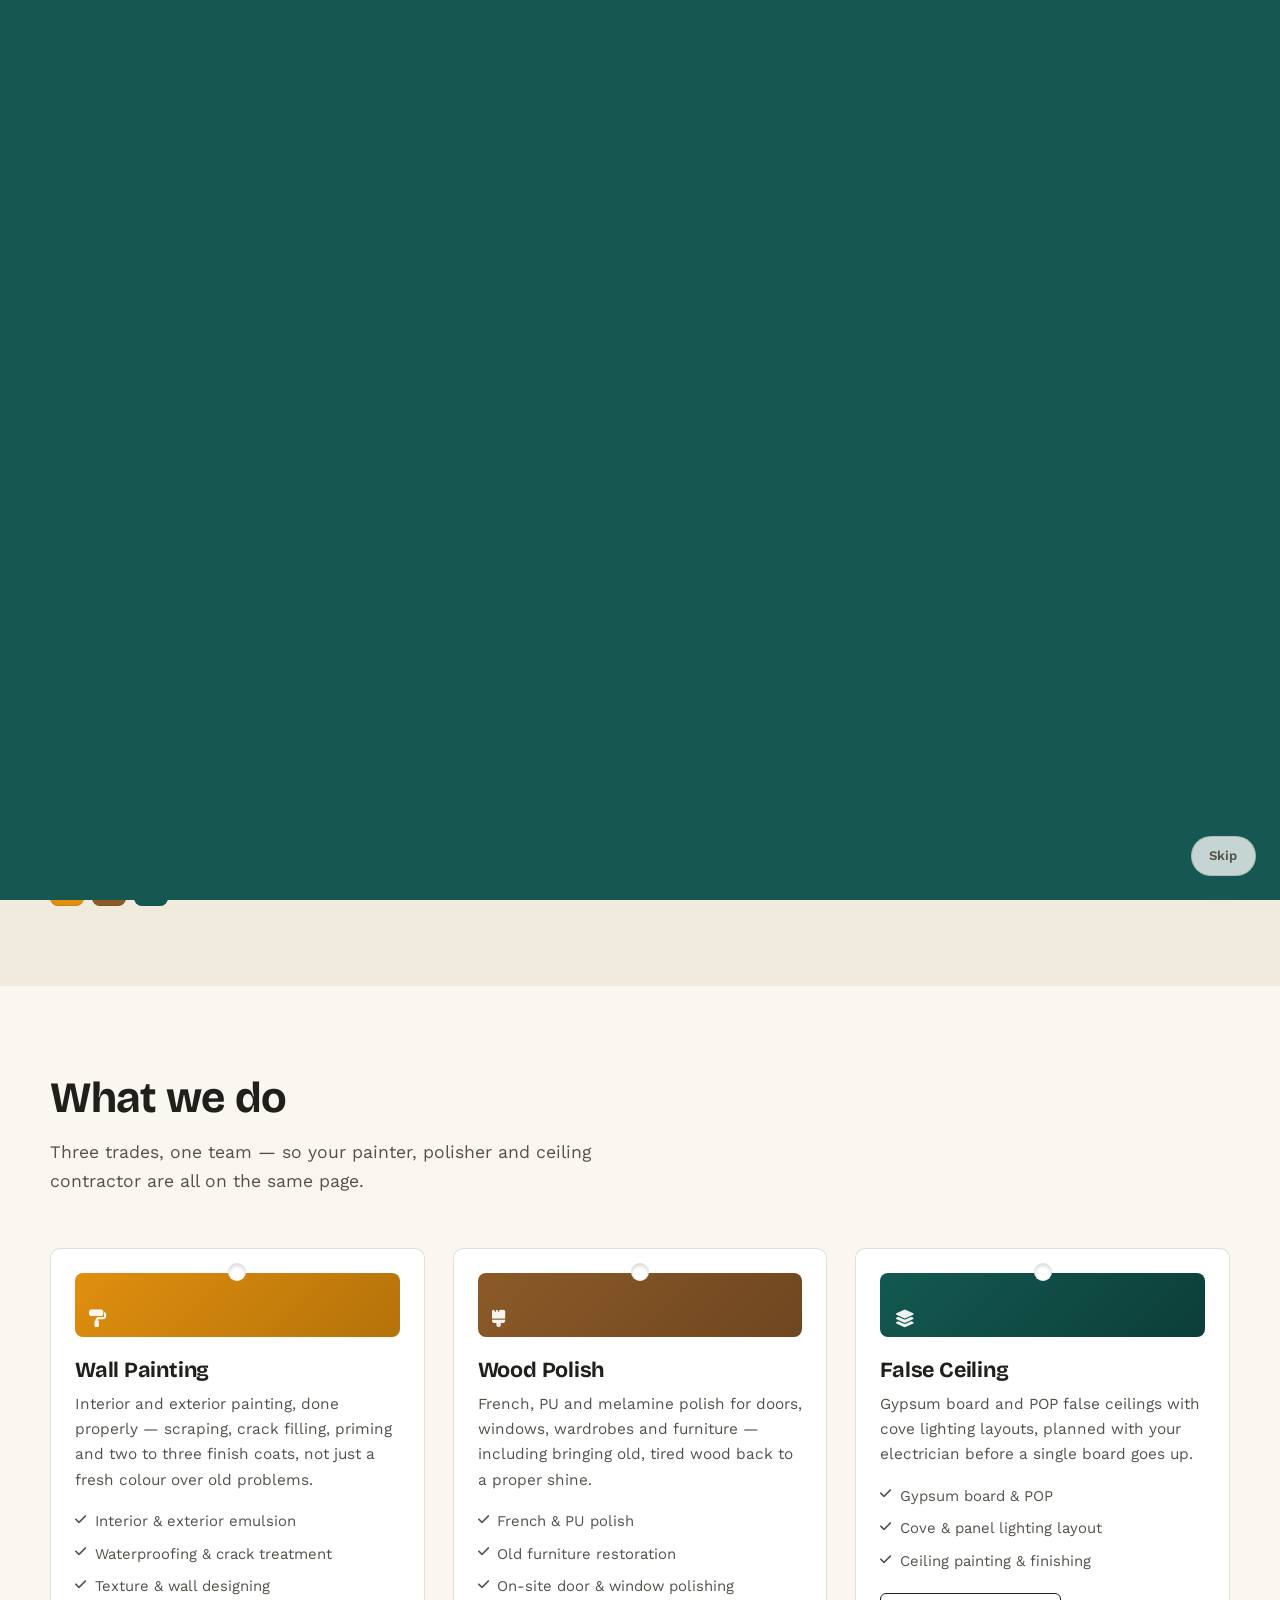
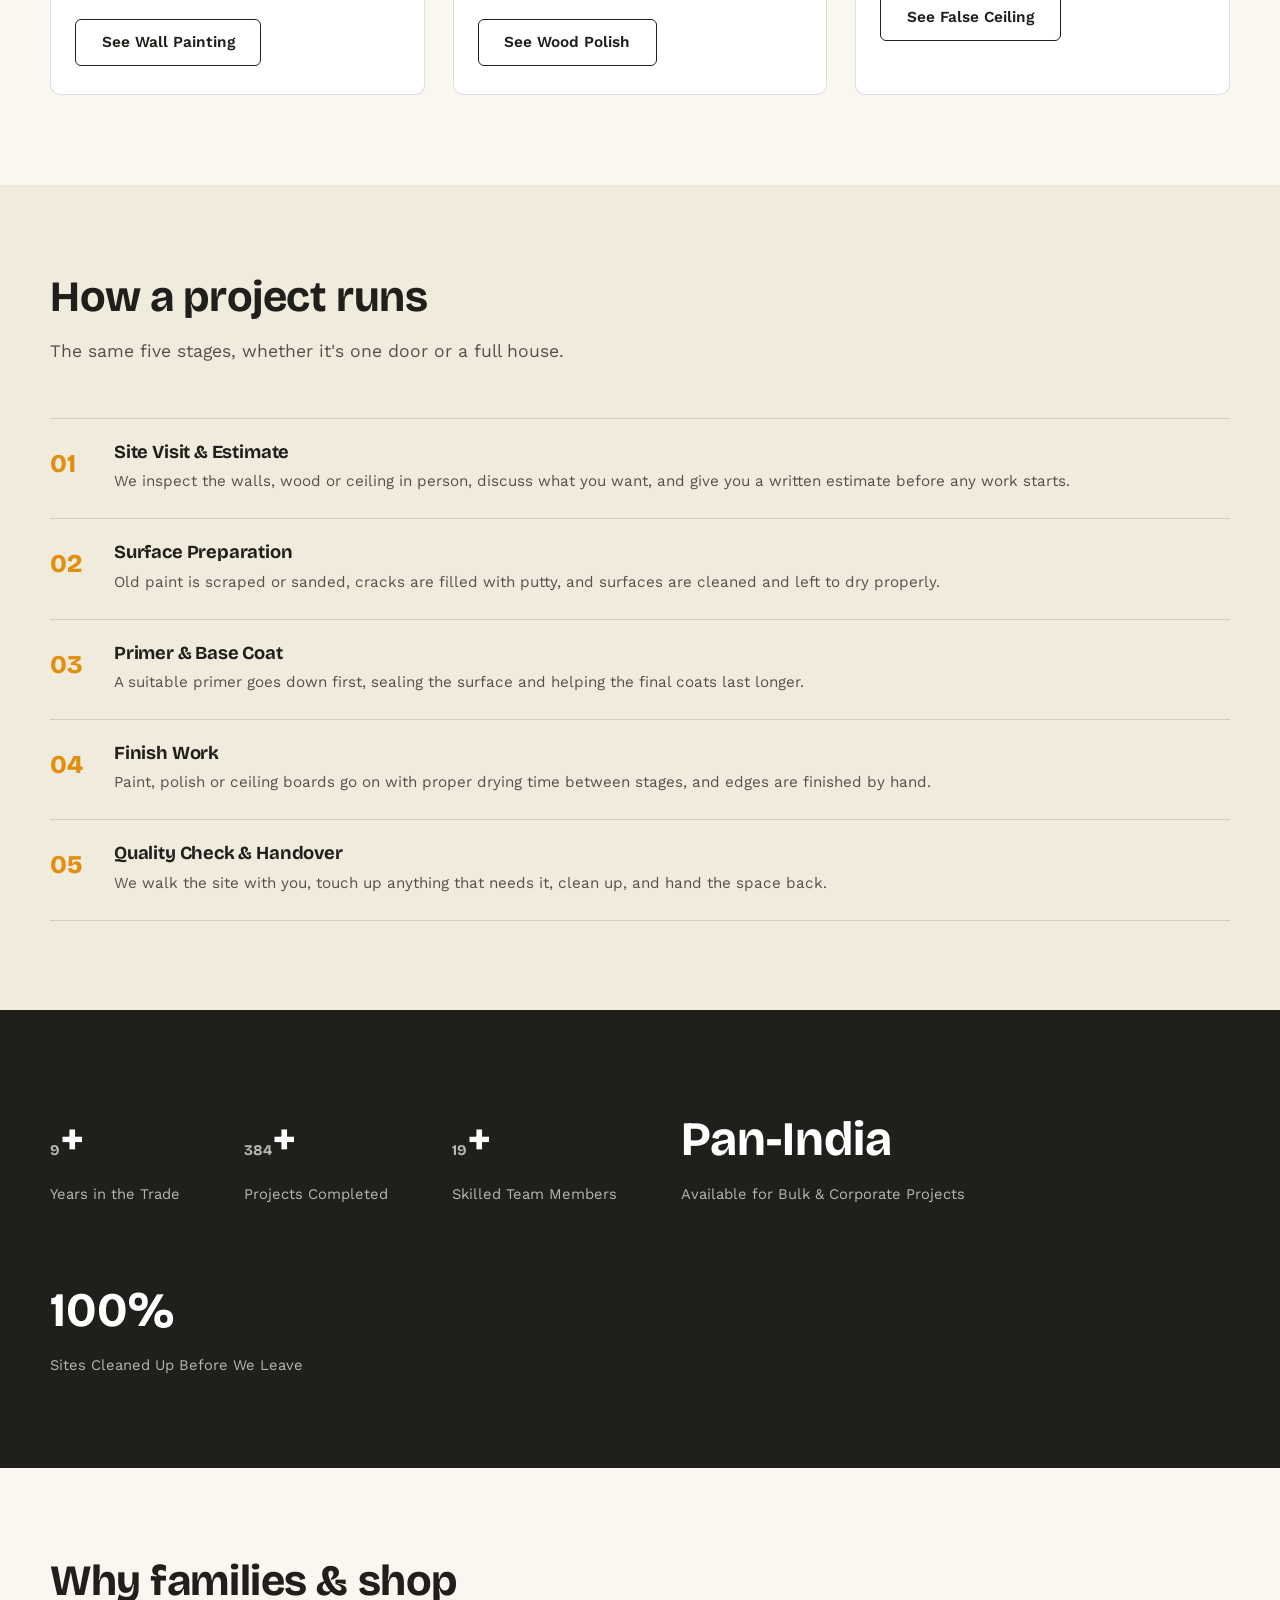
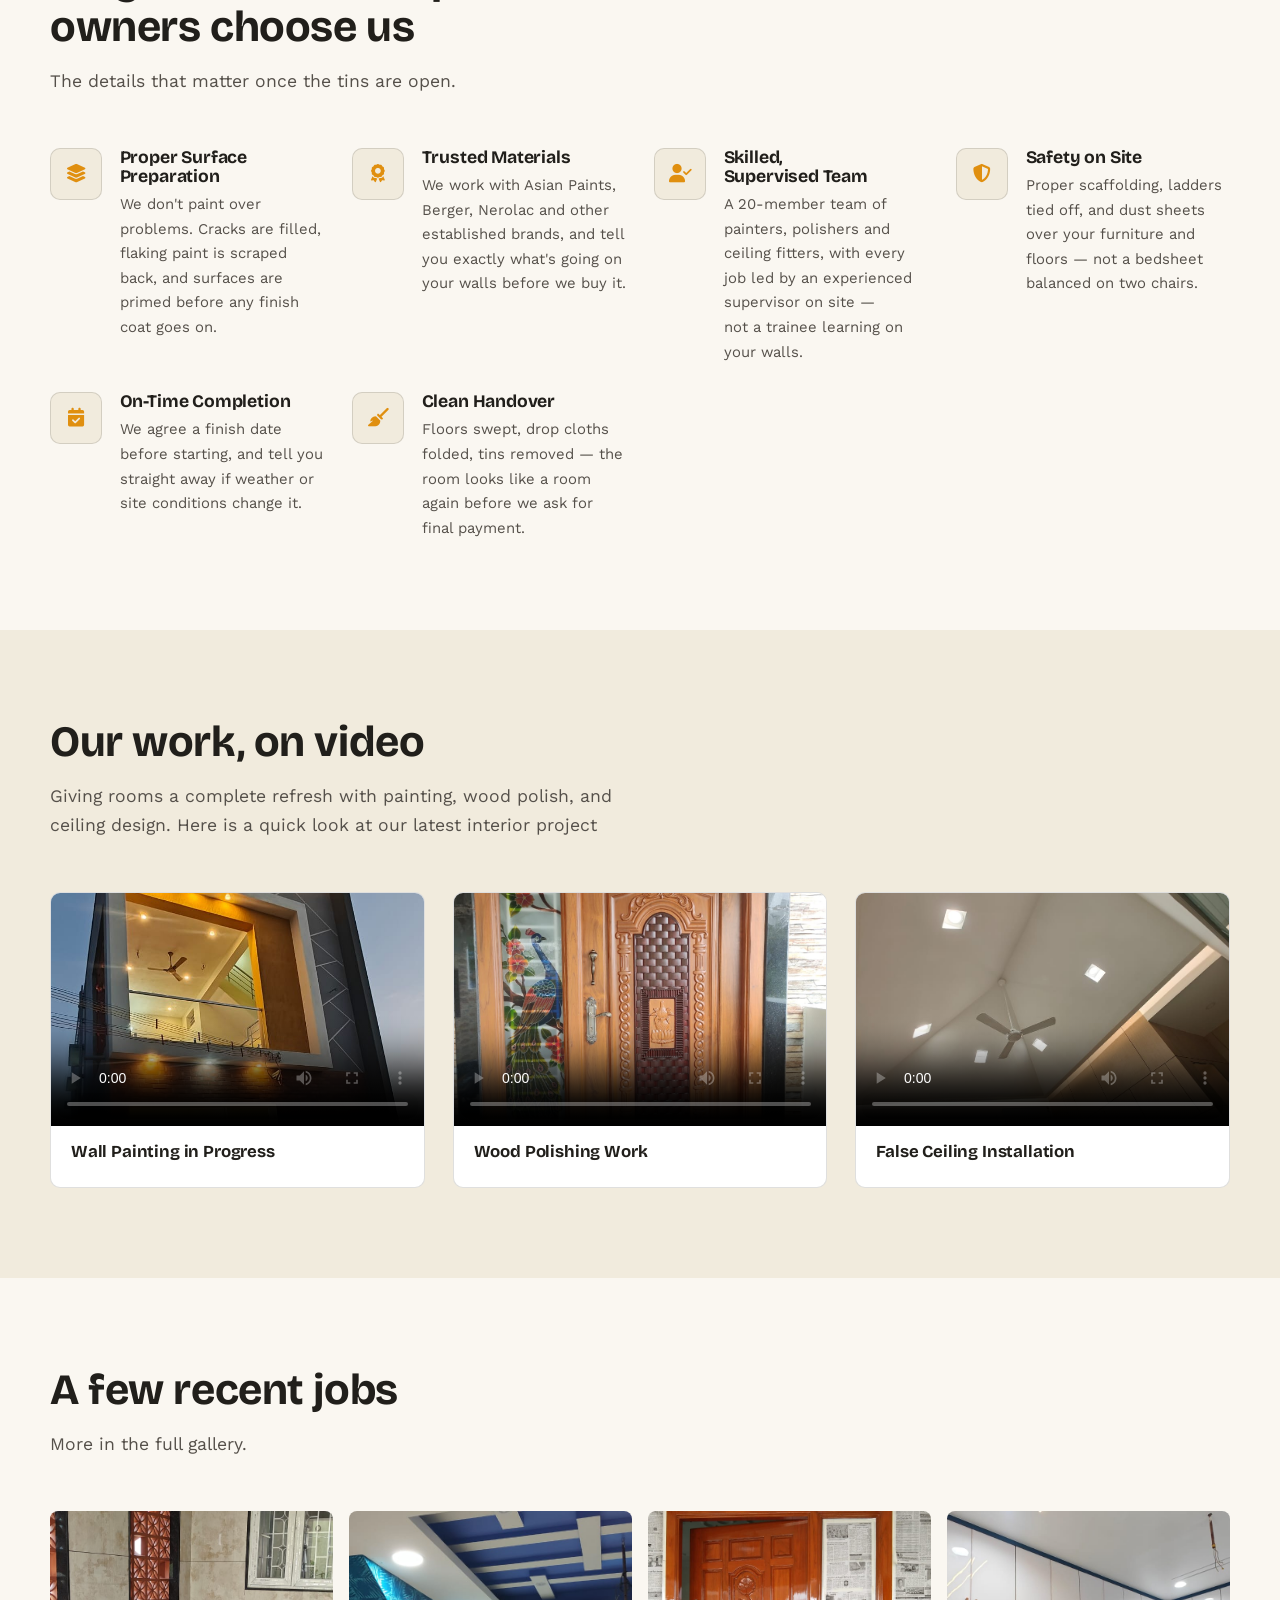
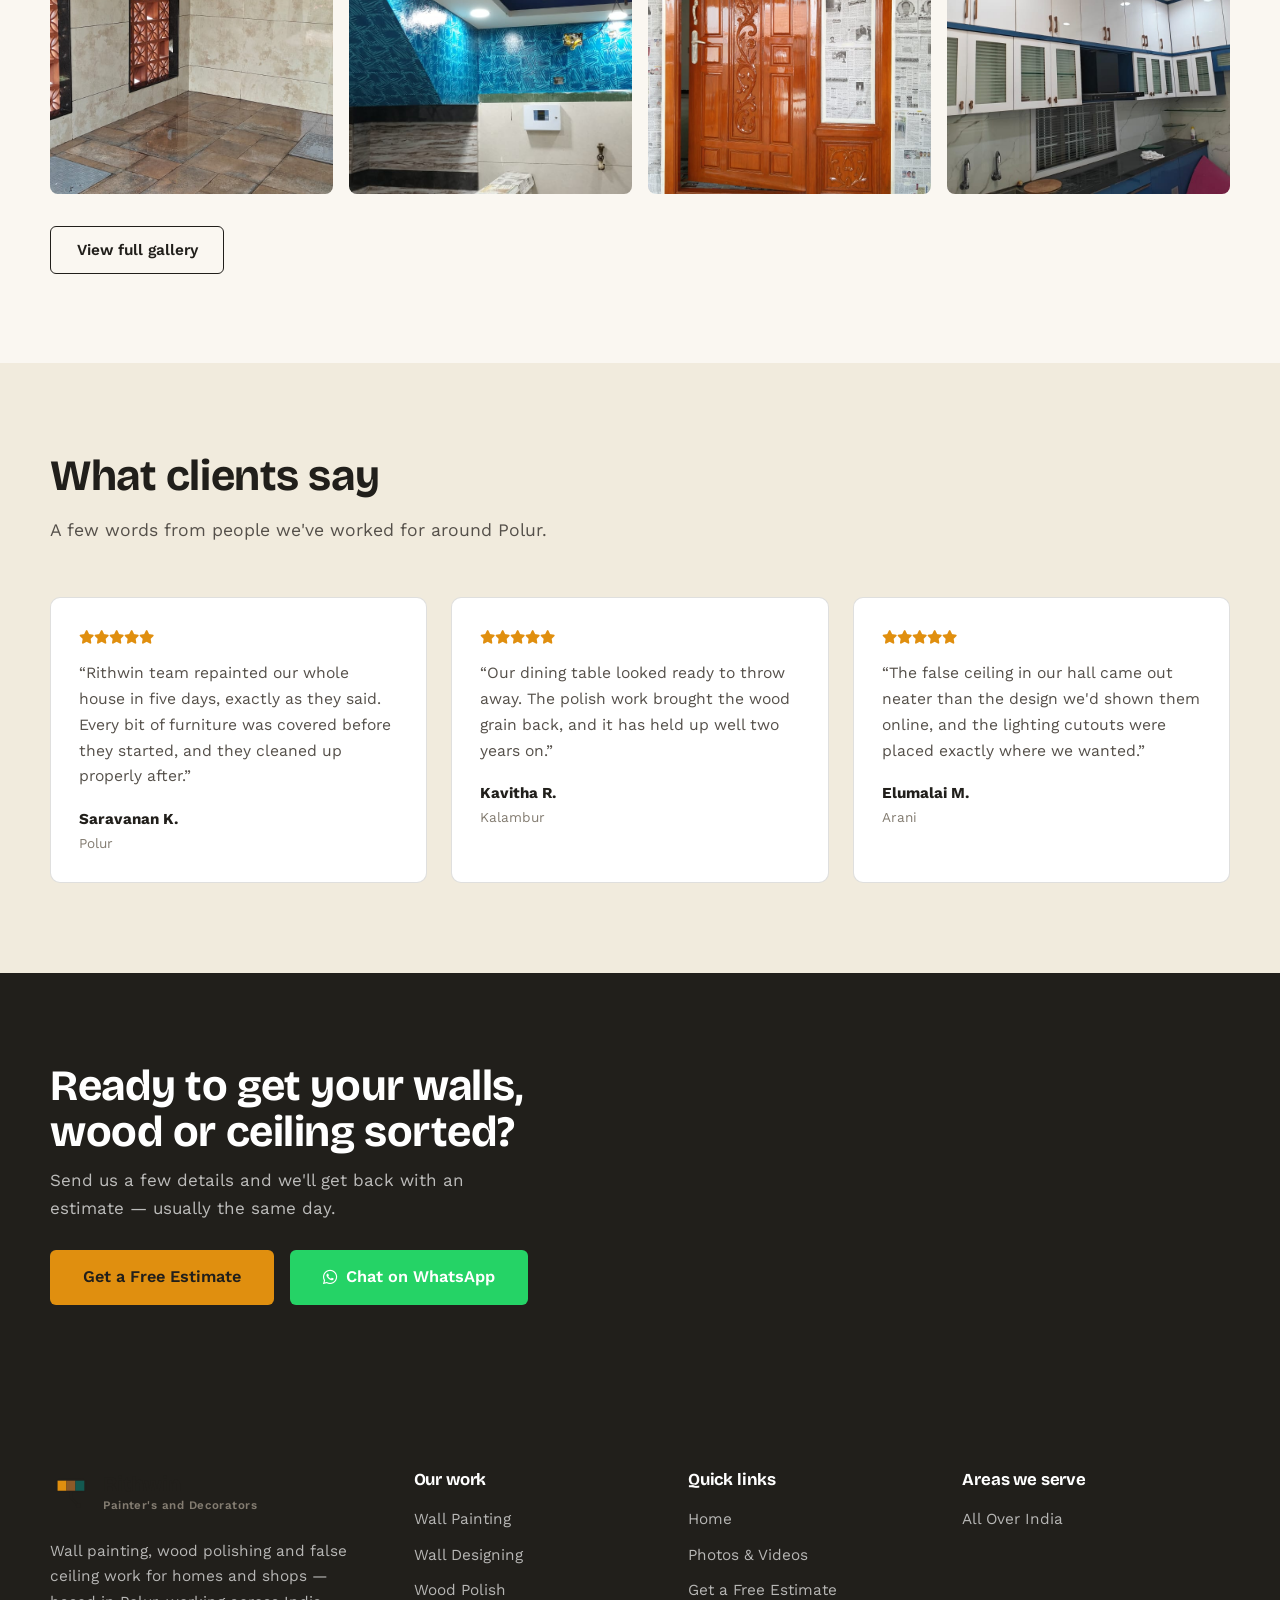
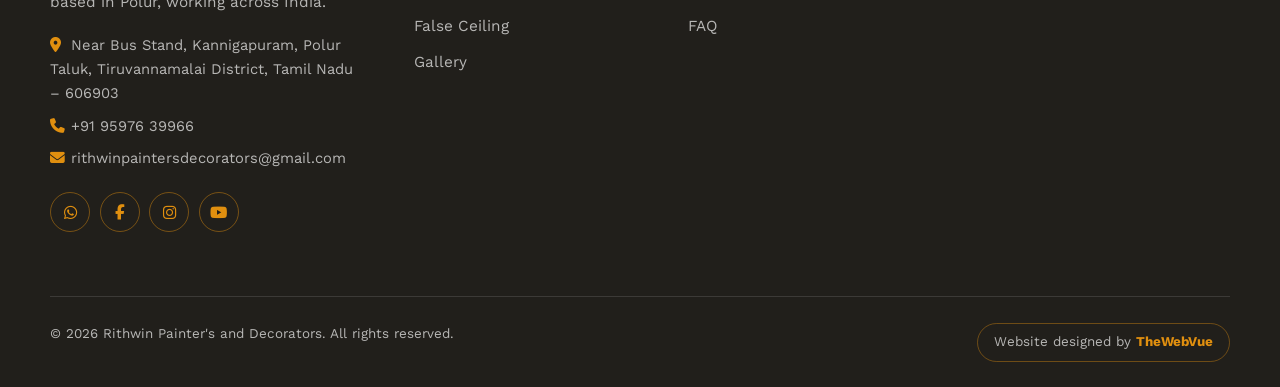
<file: index.html>
<!DOCTYPE html>
<html lang="en">
<head>
  <meta charset="UTF-8">
  <meta name="viewport" content="width=device-width, initial-scale=1">
  <title>Rithwin Painter's & Decorators | Wall Painting, Wood Polish &amp; False Ceiling</title>
  <meta name="description" content="Rithwin Painter's & Decorators handles wall painting, wood polishing and false ceiling work for homes and shops. Based in Polur, Tamil Nadu, with a 20-member team serving clients across India.">
  <meta name="theme-color" content="#211F1B">
  <script>(function(){try{if(sessionStorage.getItem('rppIntroPlayed')){document.documentElement.className+=' intro-skip';}}catch(e){}})();</script>
  <noscript><style>.intro-overlay{display:none!important}</style></noscript>

  <link rel="preconnect" href="https://fonts.googleapis.com">
  <link rel="preconnect" href="https://fonts.gstatic.com" crossorigin>
  <link rel="preconnect" href="https://images.unsplash.com" crossorigin>
  <link href="https://fonts.googleapis.com/css2?family=Bricolage+Grotesque:opsz,wght@12..96,400..800&family=Work+Sans:wght@400;500;600;700&display=swap" rel="stylesheet">
  <link rel="stylesheet" href="https://cdnjs.cloudflare.com/ajax/libs/font-awesome/6.5.1/css/all.min.css" crossorigin="anonymous" referrerpolicy="no-referrer">
  <link rel="stylesheet" href="style.css">
</head>
<body>
  <a class="skip-link" href="#main">Skip to content</a>

  <div class="intro-overlay" id="intro-overlay" role="presentation" aria-hidden="true">
    <button type="button" class="intro-skip-btn" id="intro-skip">Skip</button>

    <svg width="0" height="0" style="position:absolute" aria-hidden="true" focusable="false">
      <defs>
        <filter id="intro-goo">
          <feGaussianBlur in="SourceGraphic" stdDeviation="9" result="blur"/>
          <feColorMatrix in="blur" mode="matrix" values="1 0 0 0 0  0 1 0 0 0  0 0 1 0 0  0 0 0 22 -9" result="goo"/>
          <feComposite in="SourceGraphic" in2="goo" operator="atop"/>
        </filter>
      </defs>
    </svg>

    <div class="intro-stage">
      <svg class="intro-bucket" viewBox="0 0 200 220" aria-hidden="true">
        <defs>
          <linearGradient id="canGrad" x1="0" y1="0" x2="1" y2="0">
            <stop offset="0%" stop-color="#cfc7b4"/>
            <stop offset="14%" stop-color="#f6f1e4"/>
            <stop offset="38%" stop-color="#fffdf8"/>
            <stop offset="66%" stop-color="#eae3d1"/>
            <stop offset="100%" stop-color="#b9b096"/>
          </linearGradient>
          <linearGradient id="rimGrad" x1="0" y1="0" x2="0" y2="1">
            <stop offset="0%" stop-color="#fffdf8"/>
            <stop offset="100%" stop-color="#c7bea8"/>
          </linearGradient>
          <linearGradient id="bandGrad" x1="0" y1="0" x2="1" y2="0">
            <stop offset="0%" stop-color="#E08F0F"/>
            <stop offset="50%" stop-color="#8C5A28"/>
            <stop offset="100%" stop-color="#135951"/>
          </linearGradient>
        </defs>

        <ellipse class="intro-bucket-shadow" cx="100" cy="207" rx="60" ry="11" fill="rgba(20,18,14,.28)"/>

        <g class="intro-bucket-body">
          <!-- cylindrical can body -->
          <path d="M44,88 C44,84 44,82 44,80 L44,190 C44,197 68,202 100,202 C132,202 156,197 156,190 L156,80 C156,82 156,84 156,88 Z"
                fill="url(#canGrad)" stroke="#1a170f" stroke-width="4.5" stroke-linejoin="round"/>
          <!-- base ellipse for a touch of 3D at the foot -->
          <path d="M44,186 C44,193 68,198 100,198 C132,198 156,193 156,186" fill="none" stroke="#1a170f" stroke-width="2" opacity=".35"/>
          <!-- glossy highlight streak -->
          <path d="M64,96 C58,130 58,160 66,192" fill="none" stroke="rgba(255,255,255,.55)" stroke-width="10" stroke-linecap="round"/>
          <path d="M148,98 C153,132 152,160 145,190" fill="none" stroke="rgba(20,18,14,.10)" stroke-width="11" stroke-linecap="round"/>
          <!-- rim -->
          <ellipse cx="100" cy="80" rx="58" ry="15" fill="url(#rimGrad)" stroke="#1a170f" stroke-width="4.5"/>
          <!-- wire bail handle -->
          <path d="M56,74 C56,30 144,30 144,74" fill="none" stroke="#1a170f" stroke-width="4.5" stroke-linecap="round"/>
          <circle cx="56" cy="74" r="6" fill="#1a170f"/>
          <circle cx="144" cy="74" r="6" fill="#1a170f"/>
          <!-- open top with visible (mixed) paint pool -->
          <ellipse cx="100" cy="78" rx="47" ry="10.5" fill="#1c1811"/>
          <ellipse cx="100" cy="77" rx="41" ry="8.5" fill="url(#bandGrad)"/>
          <ellipse cx="86" cy="74" rx="12" ry="3" fill="rgba(255,255,255,.30)"/>
          <!-- small permanent drips already clinging to the rim, like a can that's just been used -->
          <path d="M78,90 C75,99 72,108 78,115 C84,108 81,99 78,90 Z" fill="#E08F0F" stroke="#1a170f" stroke-width="2"/>
          <path d="M129,92 C126,100 124,107 129,113 C134,107 132,100 129,92 Z" fill="#8C5A28" stroke="#1a170f" stroke-width="2"/>
        </g>
      </svg>

      <span class="intro-stream intro-stream-1" aria-hidden="true"></span>
      <span class="intro-stream intro-stream-2" aria-hidden="true"></span>
      <span class="intro-stream intro-stream-3" aria-hidden="true"></span>
    </div>

    <div class="intro-splash" aria-hidden="true">
      <span class="intro-blob intro-blob-paint"></span>
      <span class="intro-blob intro-blob-wood"></span>
      <span class="intro-blob intro-blob-ceil"></span>
    </div>

    <div class="intro-reveal" aria-hidden="true">
      <span class="intro-brand">Rithwin Painter's & Decorators</span>
    </div>
  </div>

  <div class="topbar">
    <div class="container topbar-inner">
      <div class="topbar-links">
        <a href="tel:+919597639966"><i class="fa-solid fa-phone" aria-hidden="true"></i>+91 95976 39966</a>
        <span><i class="fa-solid fa-clock" aria-hidden="true"></i>Mon–Sat, 8:00 AM – 7:00 PM</span>
      </div>
      <span><i class="fa-solid fa-location-dot" aria-hidden="true"></i>Based in Polur — Projects All Over India</span>
    </div>
  </div>

  <header class="site-header" id="header">
    <div class="container nav-inner">
      <a href="index.html" class="brand" aria-label="Rithwin Painter's & Decorators, home">
        <svg class="brand-mark" viewBox="0 0 40 40" fill="none" aria-hidden="true">
          <rect x="6" y="8" width="28" height="12" rx="4" fill="none" stroke="#211F1B" stroke-width="1.6"/>
          <rect x="7.2" y="9.2" width="8.5" height="9.6" fill="#E08F0F"/>
          <rect x="15.7" y="9.2" width="8.5" height="9.6" fill="#8C5A28"/>
          <rect x="24.2" y="9.2" width="8.5" height="9.6" fill="#135951"/>
          <path d="M20 20 L20 26 L27 33" stroke="#211F1B" stroke-width="2" stroke-linecap="round" fill="none"/>
          <circle cx="27" cy="33" r="2.3" fill="#211F1B"/>
        </svg>
        <span class="brand-text">
          <span class="brand-name">Rithwin</span>
          <span class="brand-sub">Painter's and Decorators</span>
        </span>
      </a>

      <nav class="nav-menu" id="nav-menu" aria-label="Primary">
        <ul class="nav-links">
          <li><a class="nav-link is-active" href="index.html" aria-current="page">Home</a></li>
          <li><a class="nav-link" href="wall-painting.html">Wall Painting</a></li>
          <li><a class="nav-link" href="wood-polish.html">Wood Polish</a></li>
          <li><a class="nav-link" href="false-ceiling.html">False Ceiling</a></li>
          <li><a class="nav-link" href="gallery.html">Gallery</a></li>
          <li><a class="nav-link" href="contact.html">Contact</a></li>
        </ul>
        <a href="tel:+919597639966" class="btn btn-ochre nav-cta-mobile">Call Now</a>
      </nav>

      <div class="nav-actions">
        <a href="tel:+919597639966" class="btn btn-ochre btn-sm nav-cta">Call Now</a>
        <button class="nav-toggle" id="nav-toggle" type="button" aria-label="Open menu" aria-expanded="false" aria-controls="nav-menu">
          <span></span><span></span><span></span>
        </button>
      </div>
    </div>
  </header>
  <div class="nav-backdrop" id="nav-backdrop"></div>

  <a class="wa-float" href="https://wa.me/919597639966" target="_blank" rel="noopener" aria-label="Chat with us on WhatsApp">
    <i class="fa-brands fa-whatsapp" aria-hidden="true"></i>
  </a>

  <main id="main">
    <section class="hero" id="home">
      <div class="container hero-grid">
        <div class="hero-copy">
          <span class="eyebrow-chip"><span class="eyebrow-dot" style="background:var(--ochre)"></span>Based in Polur, Tamil Nadu — Projects All Over India</span>
          <h1 class="hero-title"><span>From Bare Wall to</span><span>Finished Room.</span></h1>
          <p class="lede">Rithwin Painter's and Decorators handles wall painting, wood polishing and false ceiling work for homes and shops — proper surface preparation, quality materials, and a clean handover every time. Based in Polur, our 20-member team also travels for larger residential and commercial projects across India.</p>

          <div class="hero-actions">
            <a href="contact.html" class="btn btn-ochre btn-lg">Get a Free Estimate</a>
            <a href="https://wa.me/919597639966" target="_blank" rel="noopener" class="btn btn-whatsapp btn-lg"><i class="fa-brands fa-whatsapp" aria-hidden="true"></i>WhatsApp Us</a>
          </div>

          <div class="hero-stats" id="hero-stats">
            <div class="hero-stat"><strong><span data-count="9">9</span>+</strong><span>Years on the Tools</span></div>
            <div class="hero-stat"><strong><span data-count="400">400</span>+</strong><span>Homes &amp; Shops Done</span></div>
            <div class="hero-stat"><strong><span data-count="20">20</span></strong><span>Skilled Team Members</span></div>
          </div>

          <p class="hero-swatch-label">Our three trades</p>
          <div class="swatch-strip">
            <a class="sw-paint" href="wall-painting.html" aria-label="Wall Painting"></a>
            <a class="sw-wood" href="wood-polish.html" aria-label="Wood Polish"></a>
            <a class="sw-ceil" href="false-ceiling.html" aria-label="False Ceiling"></a>
          </div>
        </div>

        <div class="hero-media">
          <img src="assets/main2.jpeg" alt="A painter rolling fresh paint onto an interior wall" width="1000" height="1250" fetchpriority="high">
          <div class="hero-media-badge">
            <i class="fa-solid fa-shield-halved" aria-hidden="true"></i>
            <span>12-month workmanship warranty on every painting job</span>
          </div>
        </div>
      </div>
    </section>

    <section class="section" id="services">
      <div class="container">
        <div class="section-head">
          <h2>What we do</h2>
          <p class="lede">Three trades, one team — so your painter, polisher and ceiling contractor are all on the same page.</p>
        </div>
        <div class="swatch-cards">
          <article class="swatch-card">
            <div class="swatch-chip chip-paint"><i class="fa-solid fa-paint-roller" aria-hidden="true"></i></div>
            <div class="swatch-card-body">
              <h3>Wall Painting</h3>
              <p>Interior and exterior painting, done properly — scraping, crack filling, priming and two to three finish coats, not just a fresh colour over old problems.</p>
              <ul class="mini-list"><li><i class="fa-solid fa-check" aria-hidden="true"></i><span>Interior &amp; exterior emulsion</span></li><li><i class="fa-solid fa-check" aria-hidden="true"></i><span>Waterproofing &amp; crack treatment</span></li><li><i class="fa-solid fa-check" aria-hidden="true"></i><span>Texture &amp; wall designing</span></li></ul>
              <a href="wall-painting.html" class="btn btn-outline">See Wall Painting</a>
            </div>
          </article>
          <article class="swatch-card">
            <div class="swatch-chip chip-wood"><i class="fa-solid fa-brush" aria-hidden="true"></i></div>
            <div class="swatch-card-body">
              <h3>Wood Polish</h3>
              <p>French, PU and melamine polish for doors, windows, wardrobes and furniture — including bringing old, tired wood back to a proper shine.</p>
              <ul class="mini-list"><li><i class="fa-solid fa-check" aria-hidden="true"></i><span>French &amp; PU polish</span></li><li><i class="fa-solid fa-check" aria-hidden="true"></i><span>Old furniture restoration</span></li><li><i class="fa-solid fa-check" aria-hidden="true"></i><span>On-site door &amp; window polishing</span></li></ul>
              <a href="wood-polish.html" class="btn btn-outline">See Wood Polish</a>
            </div>
          </article>
          <article class="swatch-card">
            <div class="swatch-chip chip-ceil"><i class="fa-solid fa-layer-group" aria-hidden="true"></i></div>
            <div class="swatch-card-body">
              <h3>False Ceiling</h3>
              <p>Gypsum board and POP false ceilings with cove lighting layouts, planned with your electrician before a single board goes up.</p>
              <ul class="mini-list"><li><i class="fa-solid fa-check" aria-hidden="true"></i><span>Gypsum board &amp; POP</span></li><li><i class="fa-solid fa-check" aria-hidden="true"></i><span>Cove &amp; panel lighting layout</span></li><li><i class="fa-solid fa-check" aria-hidden="true"></i><span>Ceiling painting &amp; finishing</span></li></ul>
              <a href="false-ceiling.html" class="btn btn-outline">See False Ceiling</a>
            </div>
          </article>
        </div>
      </div>
    </section>

    <section class="section section-alt" id="process">
      <div class="container">
        <div class="section-head">
          <h2>How a project runs</h2>
          <p class="lede">The same five stages, whether it's one door or a full house.</p>
        </div>
        <div class="process-list">
          <div class="process-step">
            <div class="step-num" aria-hidden="true"></div>
            <div><h3>Site Visit &amp; Estimate</h3><p>We inspect the walls, wood or ceiling in person, discuss what you want, and give you a written estimate before any work starts.</p></div>
          </div>
          <div class="process-step">
            <div class="step-num" aria-hidden="true"></div>
            <div><h3>Surface Preparation</h3><p>Old paint is scraped or sanded, cracks are filled with putty, and surfaces are cleaned and left to dry properly.</p></div>
          </div>
          <div class="process-step">
            <div class="step-num" aria-hidden="true"></div>
            <div><h3>Primer &amp; Base Coat</h3><p>A suitable primer goes down first, sealing the surface and helping the final coats last longer.</p></div>
          </div>
          <div class="process-step">
            <div class="step-num" aria-hidden="true"></div>
            <div><h3>Finish Work</h3><p>Paint, polish or ceiling boards go on with proper drying time between stages, and edges are finished by hand.</p></div>
          </div>
          <div class="process-step">
            <div class="step-num" aria-hidden="true"></div>
            <div><h3>Quality Check &amp; Handover</h3><p>We walk the site with you, touch up anything that needs it, clean up, and hand the space back.</p></div>
          </div>
        </div>
      </div>
    </section>

    <section class="section section-dark on-dark" id="track-record">
      <div class="container">
        <div class="stat-band" id="stat-band">
          <div class="stat-block"><strong><span data-count="9">9</span>+</strong><span>Years in the Trade</span></div>
          <div class="stat-block"><strong><span data-count="400">400</span>+</strong><span>Projects Completed</span></div>
          <div class="stat-block"><strong><span data-count="20">20</span>+</strong><span>Skilled Team Members</span></div>
          <div class="stat-block"><strong>Pan-India</strong><span>Available for Bulk &amp; Corporate Projects</span></div>
          <div class="stat-block"><strong>100%</strong><span>Sites Cleaned Up Before We Leave</span></div>
        </div>
      </div>
    </section>

    <section class="section" id="why-us">
      <div class="container">
        <div class="section-head">
          <h2>Why families &amp; shop owners choose us</h2>
          <p class="lede">The details that matter once the tins are open.</p>
        </div>
        <div class="feature-grid">
          <div class="feature-item">
            <div class="feature-icon"><i class="fa-solid fa-layer-group" aria-hidden="true"></i></div>
            <div><h3>Proper Surface Preparation</h3><p>We don't paint over problems. Cracks are filled, flaking paint is scraped back, and surfaces are primed before any finish coat goes on.</p></div>
          </div>
          <div class="feature-item">
            <div class="feature-icon"><i class="fa-solid fa-award" aria-hidden="true"></i></div>
            <div><h3>Trusted Materials</h3><p>We work with Asian Paints, Berger, Nerolac and other established brands, and tell you exactly what's going on your walls before we buy it.</p></div>
          </div>
          <div class="feature-item">
            <div class="feature-icon"><i class="fa-solid fa-user-check" aria-hidden="true"></i></div>
            <div><h3>Skilled, Supervised Team</h3><p>A 20-member team of painters, polishers and ceiling fitters, with every job led by an experienced supervisor on site — not a trainee learning on your walls.</p></div>
          </div>
          <div class="feature-item">
            <div class="feature-icon"><i class="fa-solid fa-shield-halved" aria-hidden="true"></i></div>
            <div><h3>Safety on Site</h3><p>Proper scaffolding, ladders tied off, and dust sheets over your furniture and floors — not a bedsheet balanced on two chairs.</p></div>
          </div>
          <div class="feature-item">
            <div class="feature-icon"><i class="fa-solid fa-calendar-check" aria-hidden="true"></i></div>
            <div><h3>On-Time Completion</h3><p>We agree a finish date before starting, and tell you straight away if weather or site conditions change it.</p></div>
          </div>
          <div class="feature-item">
            <div class="feature-icon"><i class="fa-solid fa-broom" aria-hidden="true"></i></div>
            <div><h3>Clean Handover</h3><p>Floors swept, drop cloths folded, tins removed — the room looks like a room again before we ask for final payment.</p></div>
          </div>
        </div>
      </div>
    </section>

    <section class="section section-alt" id="videos">
      <div class="container">
        <div class="section-head">
          <h2>Our work, on video</h2>
          <p class="lede">Giving rooms a complete refresh with painting, wood polish, and ceiling design.
Here is a quick look at our latest interior project</p>
        </div>
        <div class="video-grid">
          <div class="video-card">
            <div class="video-frame">
              <!-- TODO: replace the src below with the real Wall Painting in Progress video once it's ready -->
              <video id="v-paint" controls preload="metadata" poster="assets/p_1.jpeg">
                <source src="assets_2/vid_p_1.mp4" type="video/mp4">
                Your browser does not support embedded video. <a href="https://commondatastorage.googleapis.com/gtv-videos-bucket/sample/BigBuckBunny.mp4">Download the video</a> instead.
              </video>
            </div>
            <div class="video-card-body">
              <h3>Wall Painting in Progress</h3>
            </div>
          </div>
          <div class="video-card">
            <div class="video-frame">
              <!-- TODO: replace the src below with the real Wood Polishing Work video once it's ready -->
              <video id="v-wood" controls preload="metadata" poster="assets_3/w_7.jpeg">
                <source src="assets_4/vid_w_1.mp4" type="video/mp4">
                Your browser does not support embedded video. <a href="https://commondatastorage.googleapis.com/gtv-videos-bucket/sample/BigBuckBunny.mp4">Download the video</a> instead.
              </video>
            </div>
            <div class="video-card-body">
              <h3>Wood Polishing Work</h3>
            </div>
          </div>
          <div class="video-card">
            <div class="video-frame">
              <!-- TODO: replace the src below with the real False Ceiling Installation video once it's ready -->
              <video id="v-ceil" controls preload="metadata" poster="assets/s_1.jpeg">
                <source src="assets_2/vid_s_1.mp4" type="video/mp4">
                Your browser does not support embedded video. <a href="https://commondatastorage.googleapis.com/gtv-videos-bucket/sample/BigBuckBunny.mp4">Download the video</a> instead.
              </video>
            </div>
            <div class="video-card-body">
              <h3>False Ceiling Installation</h3>
            </div>
          </div>
        </div>
      </div>
    </section>

    <section class="section" id="gallery-preview">
      <div class="container">
        <div class="section-head">
          <h2>A few recent jobs</h2>
          <p class="lede">More in the full gallery.</p>
        </div>
        <div style="display:grid;grid-template-columns:repeat(4,1fr);gap:1rem" class="preview-grid">
          <a class="tile-shot" href="gallery.html" style="border-radius:8px;overflow:hidden;display:block;aspect-ratio:1/1;background:#211F1B">
            <img src="assets/p_11.jpeg" alt="A painter’s hand rolling paint onto a wall" loading="lazy" style="width:100%;height:100%;object-fit:cover">
          </a>
          <a class="tile-shot" href="gallery.html" style="border-radius:8px;overflow:hidden;display:block;aspect-ratio:1/1;background:#211F1B">
            <img src="assets/s_18.jpeg" alt="Close-up of a polished wooden door handle" loading="lazy" style="width:100%;height:100%;object-fit:cover">
          </a>
          <a class="tile-shot" href="gallery.html" style="border-radius:8px;overflow:hidden;display:block;aspect-ratio:1/1;background:#211F1B">
            <img src="assets_3/w_2.jpeg" alt="Modern false ceiling with recessed lighting" loading="lazy" style="width:100%;height:100%;object-fit:cover">
          </a>
          <a class="tile-shot" href="gallery.html" style="border-radius:8px;overflow:hidden;display:block;aspect-ratio:1/1;background:#211F1B">
            <img src="assets/p_14.jpeg" alt="Freshly painted exterior building façades" loading="lazy" style="width:100%;height:100%;object-fit:cover">
          </a>
        </div>
        <div style="margin-top:2rem">
          <a href="gallery.html" class="btn btn-outline">View full gallery</a>
        </div>
      </div>
    </section>

    <section class="section section-alt" id="testimonials">
      <div class="container">
        <div class="section-head">
          <h2>What clients say</h2>
          <p class="lede">A few words from people we've worked for around Polur.</p>
        </div>
        <div class="testimonial-grid">
          <div class="testimonial-card">
            <span class="testimonial-mark" aria-hidden="true"></span>
            <div class="stars" aria-label="Rated 5 out of 5"><i class="fa-solid fa-star" aria-hidden="true"></i><i class="fa-solid fa-star" aria-hidden="true"></i><i class="fa-solid fa-star" aria-hidden="true"></i><i class="fa-solid fa-star" aria-hidden="true"></i><i class="fa-solid fa-star" aria-hidden="true"></i></div>
            <p>&ldquo;Rithwin team repainted our whole house in five days, exactly as they said. Every bit of furniture was covered before they started, and they cleaned up properly after.&rdquo;</p>
            <div class="testimonial-name">Saravanan K.</div>
            <div class="testimonial-loc">Polur</div>
          </div>
          <div class="testimonial-card">
            <span class="testimonial-mark" aria-hidden="true"></span>
            <div class="stars" aria-label="Rated 5 out of 5"><i class="fa-solid fa-star" aria-hidden="true"></i><i class="fa-solid fa-star" aria-hidden="true"></i><i class="fa-solid fa-star" aria-hidden="true"></i><i class="fa-solid fa-star" aria-hidden="true"></i><i class="fa-solid fa-star" aria-hidden="true"></i></div>
            <p>&ldquo;Our dining table looked ready to throw away. The polish work brought the wood grain back, and it has held up well two years on.&rdquo;</p>
            <div class="testimonial-name">Kavitha R.</div>
            <div class="testimonial-loc">Kalambur</div>
          </div>
          <div class="testimonial-card">
            <span class="testimonial-mark" aria-hidden="true"></span>
            <div class="stars" aria-label="Rated 5 out of 5"><i class="fa-solid fa-star" aria-hidden="true"></i><i class="fa-solid fa-star" aria-hidden="true"></i><i class="fa-solid fa-star" aria-hidden="true"></i><i class="fa-solid fa-star" aria-hidden="true"></i><i class="fa-solid fa-star" aria-hidden="true"></i></div>
            <p>&ldquo;The false ceiling in our hall came out neater than the design we'd shown them online, and the lighting cutouts were placed exactly where we wanted.&rdquo;</p>
            <div class="testimonial-name">Elumalai M.</div>
            <div class="testimonial-loc">Arani</div>
          </div>
        </div>
      </div>
    </section>

    <section class="section cta-band" aria-label="Enquire">
      <div class="container cta-inner">
        <div>
          <h2>Ready to get your walls, wood or ceiling sorted?</h2>
          <p>Send us a few details and we'll get back with an estimate — usually the same day.</p>
        </div>
        <div class="cta-actions">
          <a href="contact.html" class="btn btn-ochre btn-lg">Get a Free Estimate</a>
          <a href="https://wa.me/919597639966" target="_blank" rel="noopener" class="btn btn-whatsapp btn-lg"><i class="fa-brands fa-whatsapp" aria-hidden="true"></i>Chat on WhatsApp</a>
        </div>
      </div>
    </section>

  </main>

  <footer class="site-footer">
    <div class="container">
      <div class="footer-grid">
        <div class="footer-about">
          <a href="index.html" class="brand" aria-label="Rithwin Painter's and Decorator, home">
            <svg class="brand-mark" viewBox="0 0 40 40" fill="none" aria-hidden="true">
          <rect x="6" y="8" width="28" height="12" rx="4" fill="none" stroke="#211F1B" stroke-width="1.6"/>
          <rect x="7.2" y="9.2" width="8.5" height="9.6" fill="#E08F0F"/>
          <rect x="15.7" y="9.2" width="8.5" height="9.6" fill="#8C5A28"/>
          <rect x="24.2" y="9.2" width="8.5" height="9.6" fill="#135951"/>
          <path d="M20 20 L20 26 L27 33" stroke="#211F1B" stroke-width="2" stroke-linecap="round" fill="none"/>
          <circle cx="27" cy="33" r="2.3" fill="#211F1B"/>
        </svg>
            <span class="brand-text"><span class="brand-name">Rithwin</span><span class="brand-sub">Painter's and Decorators</span></span>
          </a>
          <p>Wall painting, wood polishing and false ceiling work for homes and shops — based in Polur, working across India.</p>
          <div class="footer-address">
            <span><i class="fa-solid fa-location-dot" aria-hidden="true"></i>Near Bus Stand, Kannigapuram, Polur Taluk, Tiruvannamalai District, Tamil Nadu – 606903</span>
            <span><i class="fa-solid fa-phone" aria-hidden="true"></i><a href="tel:+919597639966">+91 95976 39966</a></span>
            <span><i class="fa-solid fa-envelope" aria-hidden="true"></i><a href="mailto:rithwinpaintersdecorators@gmail.com">rithwinpaintersdecorators@gmail.com</a></span>
          </div>
          <div class="socials">
            <a href="https://wa.me/919597639966" target="_blank" rel="noopener" aria-label="WhatsApp"><i class="fa-brands fa-whatsapp"></i></a>
            <a href="#" aria-label="Facebook"><i class="fa-brands fa-facebook-f"></i></a>
            <a href="https://www.instagram.com/rithwinpainters?stkn=cnlua2s0M3kzYmc2" target="_blank" rel="noopener" aria-label="Instagram"><i class="fa-brands fa-instagram"></i></a>
            <a href="https://youtube.com/@rithwinpainters-decorators?si=6OGazhKGy8rvEyZ9" aria-label="YouTube"><i class="fa-brands fa-youtube"></i></a>
          </div>
        </div>

        <div>
          <h4>Our work</h4>
          <ul class="footer-links">
            <li><a href="wall-painting.html">Wall Painting</a></li>
            <li><a href="wall-painting.html#wall-designing">Wall Designing</a></li>
            <li><a href="wood-polish.html">Wood Polish</a></li>
            <li><a href="false-ceiling.html">False Ceiling</a></li>
            <li><a href="gallery.html">Gallery</a></li>
          </ul>
        </div>

        <div>
          <h4>Quick links</h4>
          <ul class="footer-links">
            <li><a href="index.html">Home</a></li>
            <li><a href="gallery.html">Photos &amp; Videos</a></li>
            <li><a href="contact.html">Get a Free Estimate</a></li>
            <li><a href="contact.html#faq">FAQ</a></li>
          </ul>
        </div>

        <div>
          <h4>Areas we serve</h4>
          <ul class="footer-links">
            <li><a href="contact.html">All Over India</a></li>
          </ul>
        </div>
      </div>

      <div class="footer-bottom">
        <span>&copy; <span id="year">2026</span> Rithwin Painter's and Decorators. All rights reserved.</span>
        <!-- Designer credit: replace href="#" with the TheWebVue website address -->
        <p class="credit">Website designed by <a href="#" rel="noopener">TheWebVue</a></p>
      </div>
    </div>
  </footer>

  <script src="main.js" defer></script>
</body>
</html>
</file>
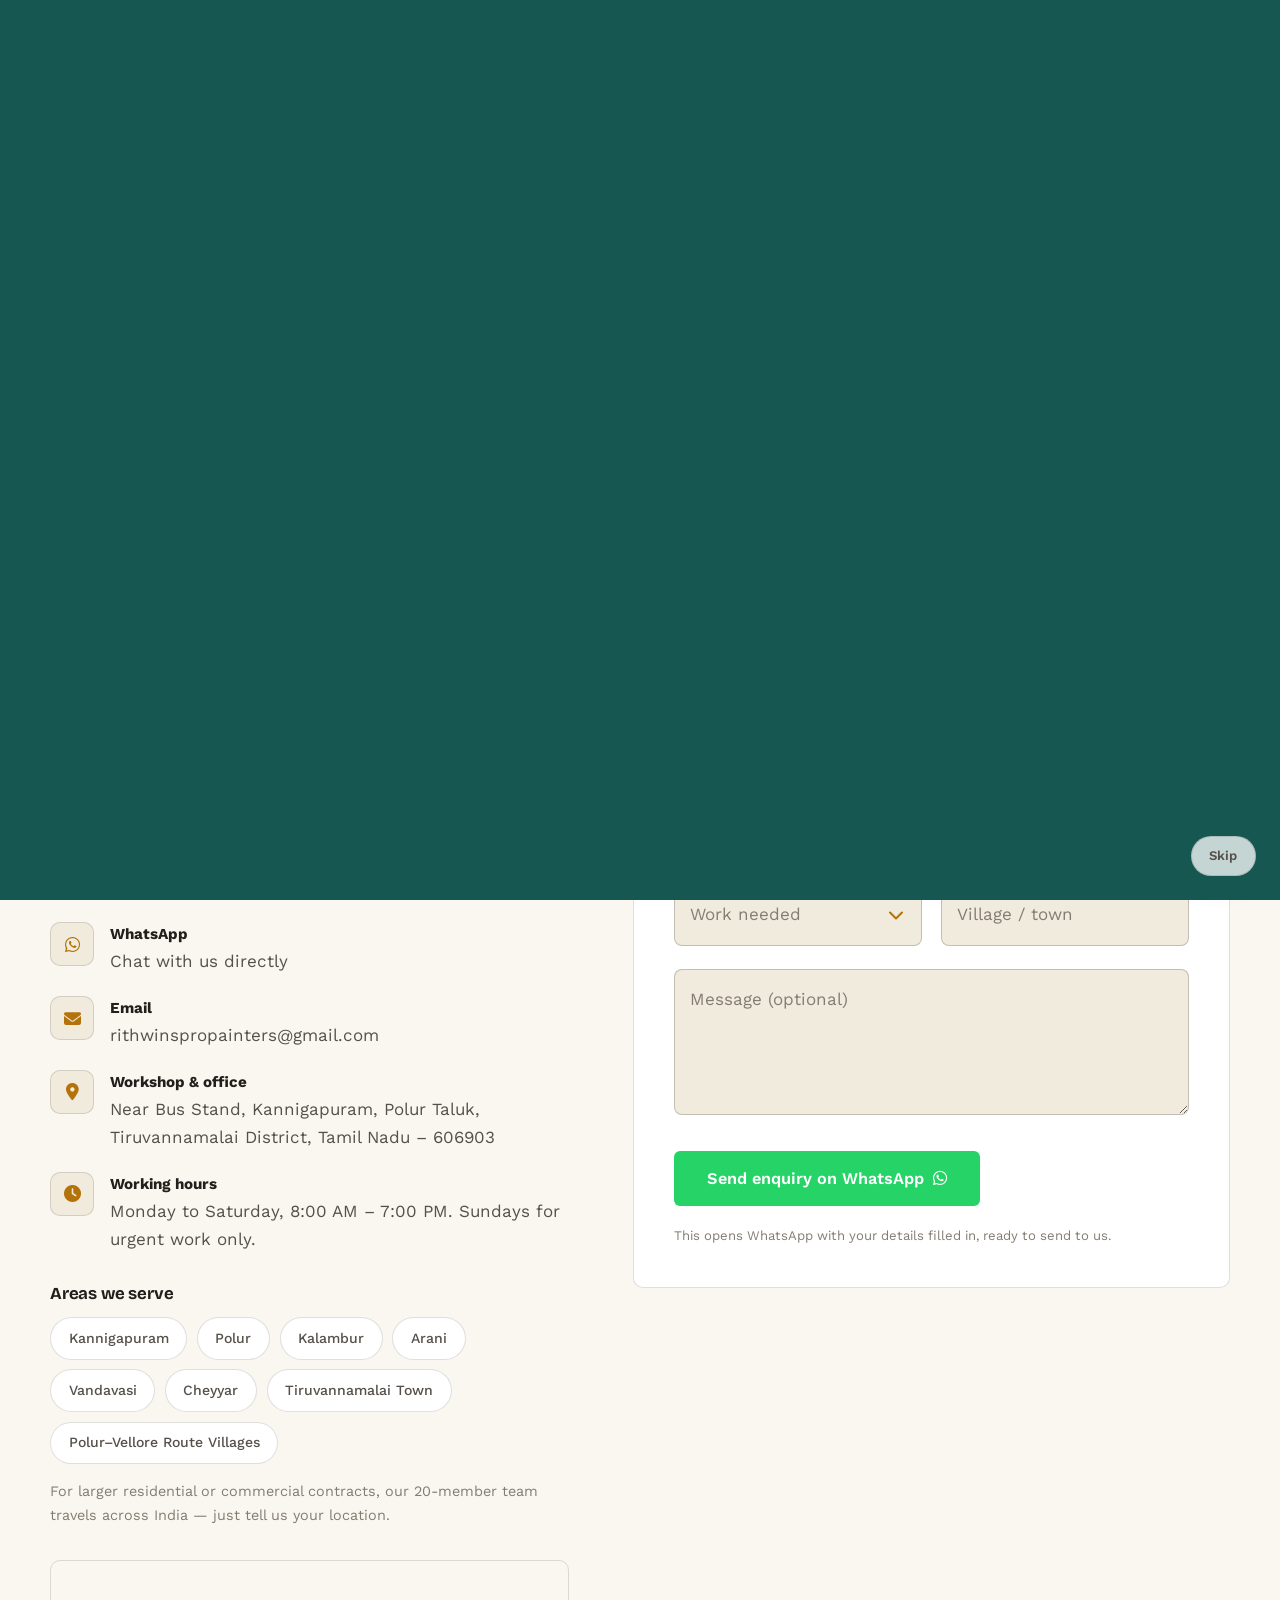
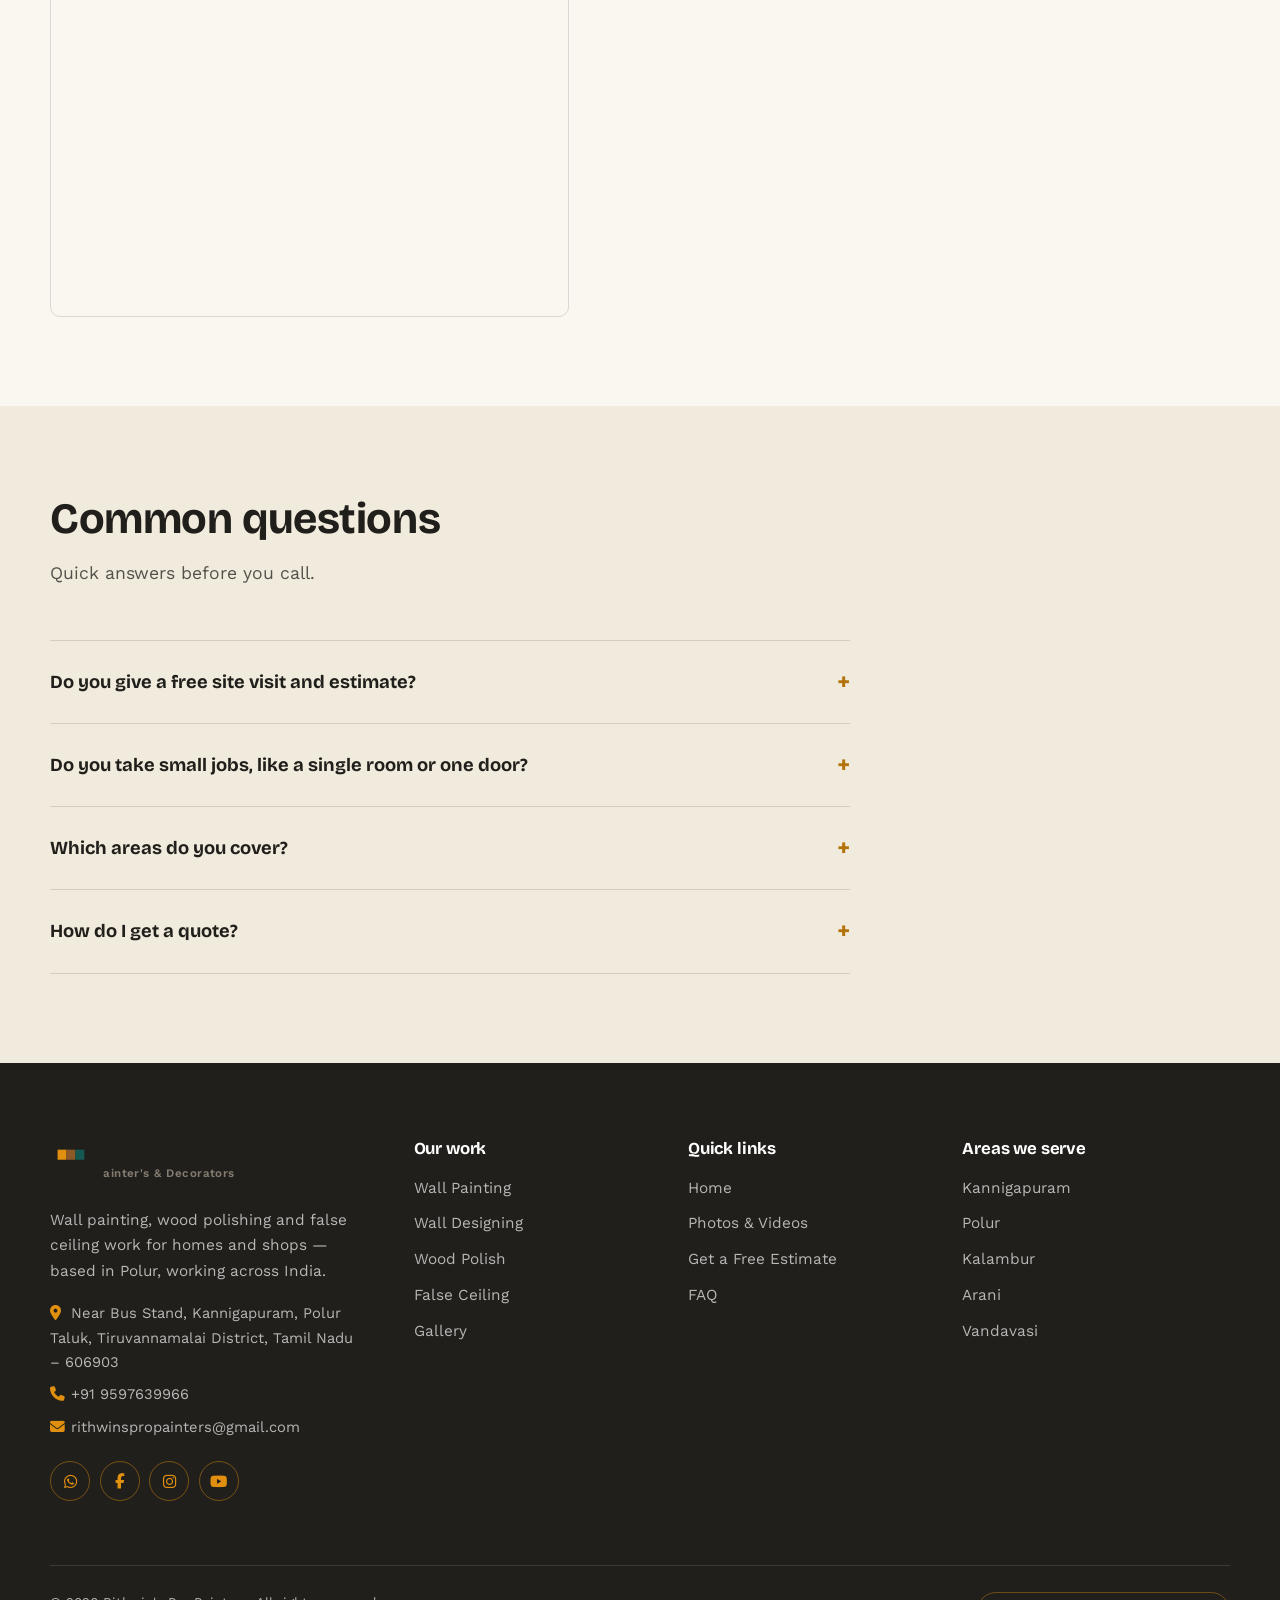
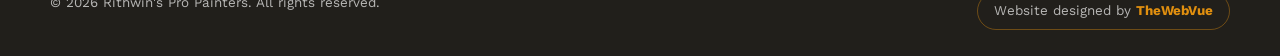
<file: contact.html>
<!DOCTYPE html>
<html lang="en">
<head>
  <meta charset="UTF-8">
  <meta name="viewport" content="width=device-width, initial-scale=1">
  <title>Contact | Rithwin's Pro Painters</title>
  <meta name="description" content="Get a free estimate for wall painting, wood polishing or false ceiling work from Rithwin's Pro Painters, based in Kannigapuram, Polur, serving clients across India.">
  <meta name="theme-color" content="#211F1B">
  <script>(function(){try{if(sessionStorage.getItem('rppIntroPlayed')){document.documentElement.className+=' intro-skip';}}catch(e){}})();</script>
  <noscript><style>.intro-overlay{display:none!important}</style></noscript>

  <link rel="preconnect" href="https://fonts.googleapis.com">
  <link rel="preconnect" href="https://fonts.gstatic.com" crossorigin>
  <link rel="preconnect" href="https://images.unsplash.com" crossorigin>
  <link href="https://fonts.googleapis.com/css2?family=Bricolage+Grotesque:opsz,wght@12..96,400..800&family=Work+Sans:wght@400;500;600;700&display=swap" rel="stylesheet">
  <link rel="stylesheet" href="https://cdnjs.cloudflare.com/ajax/libs/font-awesome/6.5.1/css/all.min.css" crossorigin="anonymous" referrerpolicy="no-referrer">
  <link rel="stylesheet" href="style.css">
</head>
<body>
  <a class="skip-link" href="#main">Skip to content</a>

  <div class="intro-overlay" id="intro-overlay" role="presentation" aria-hidden="true">
    <button type="button" class="intro-skip-btn" id="intro-skip">Skip</button>

    <svg width="0" height="0" style="position:absolute" aria-hidden="true" focusable="false">
      <defs>
        <filter id="intro-goo">
          <feGaussianBlur in="SourceGraphic" stdDeviation="9" result="blur"/>
          <feColorMatrix in="blur" mode="matrix" values="1 0 0 0 0  0 1 0 0 0  0 0 1 0 0  0 0 0 22 -9" result="goo"/>
          <feComposite in="SourceGraphic" in2="goo" operator="atop"/>
        </filter>
      </defs>
    </svg>

    <div class="intro-stage">
      <svg class="intro-bucket" viewBox="0 0 200 220" aria-hidden="true">
        <defs>
          <linearGradient id="canGrad" x1="0" y1="0" x2="1" y2="0">
            <stop offset="0%" stop-color="#cfc7b4"/>
            <stop offset="14%" stop-color="#f6f1e4"/>
            <stop offset="38%" stop-color="#fffdf8"/>
            <stop offset="66%" stop-color="#eae3d1"/>
            <stop offset="100%" stop-color="#b9b096"/>
          </linearGradient>
          <linearGradient id="rimGrad" x1="0" y1="0" x2="0" y2="1">
            <stop offset="0%" stop-color="#fffdf8"/>
            <stop offset="100%" stop-color="#c7bea8"/>
          </linearGradient>
          <linearGradient id="bandGrad" x1="0" y1="0" x2="1" y2="0">
            <stop offset="0%" stop-color="#E08F0F"/>
            <stop offset="50%" stop-color="#8C5A28"/>
            <stop offset="100%" stop-color="#135951"/>
          </linearGradient>
        </defs>

        <ellipse class="intro-bucket-shadow" cx="100" cy="207" rx="60" ry="11" fill="rgba(20,18,14,.28)"/>

        <g class="intro-bucket-body">
          <!-- cylindrical can body -->
          <path d="M44,88 C44,84 44,82 44,80 L44,190 C44,197 68,202 100,202 C132,202 156,197 156,190 L156,80 C156,82 156,84 156,88 Z"
                fill="url(#canGrad)" stroke="#1a170f" stroke-width="4.5" stroke-linejoin="round"/>
          <!-- base ellipse for a touch of 3D at the foot -->
          <path d="M44,186 C44,193 68,198 100,198 C132,198 156,193 156,186" fill="none" stroke="#1a170f" stroke-width="2" opacity=".35"/>
          <!-- glossy highlight streak -->
          <path d="M64,96 C58,130 58,160 66,192" fill="none" stroke="rgba(255,255,255,.55)" stroke-width="10" stroke-linecap="round"/>
          <path d="M148,98 C153,132 152,160 145,190" fill="none" stroke="rgba(20,18,14,.10)" stroke-width="11" stroke-linecap="round"/>
          <!-- rim -->
          <ellipse cx="100" cy="80" rx="58" ry="15" fill="url(#rimGrad)" stroke="#1a170f" stroke-width="4.5"/>
          <!-- wire bail handle -->
          <path d="M56,74 C56,30 144,30 144,74" fill="none" stroke="#1a170f" stroke-width="4.5" stroke-linecap="round"/>
          <circle cx="56" cy="74" r="6" fill="#1a170f"/>
          <circle cx="144" cy="74" r="6" fill="#1a170f"/>
          <!-- open top with visible (mixed) paint pool -->
          <ellipse cx="100" cy="78" rx="47" ry="10.5" fill="#1c1811"/>
          <ellipse cx="100" cy="77" rx="41" ry="8.5" fill="url(#bandGrad)"/>
          <ellipse cx="86" cy="74" rx="12" ry="3" fill="rgba(255,255,255,.30)"/>
          <!-- small permanent drips already clinging to the rim, like a can that's just been used -->
          <path d="M78,90 C75,99 72,108 78,115 C84,108 81,99 78,90 Z" fill="#E08F0F" stroke="#1a170f" stroke-width="2"/>
          <path d="M129,92 C126,100 124,107 129,113 C134,107 132,100 129,92 Z" fill="#8C5A28" stroke="#1a170f" stroke-width="2"/>
        </g>
      </svg>

      <span class="intro-stream intro-stream-1" aria-hidden="true"></span>
      <span class="intro-stream intro-stream-2" aria-hidden="true"></span>
      <span class="intro-stream intro-stream-3" aria-hidden="true"></span>
    </div>

    <div class="intro-splash" aria-hidden="true">
      <span class="intro-blob intro-blob-paint"></span>
      <span class="intro-blob intro-blob-wood"></span>
      <span class="intro-blob intro-blob-ceil"></span>
    </div>

    <div class="intro-reveal" aria-hidden="true">
      <span class="intro-brand">Rithwin's Pro Painters</span>
    </div>
  </div>

  <div class="topbar">
    <div class="container topbar-inner">
      <div class="topbar-links">
        <a href="tel:+919597639966"><i class="fa-solid fa-phone" aria-hidden="true"></i>+91 9597639966</a>
        <span><i class="fa-solid fa-clock" aria-hidden="true"></i>Mon–Sat, 8:00 AM – 7:00 PM</span>
      </div>
      <span><i class="fa-solid fa-location-dot" aria-hidden="true"></i>Based in Polur — Projects All Over India</span>
    </div>
  </div>

  <header class="site-header" id="header">
    <div class="container nav-inner">
      <a href="index.html" class="brand" aria-label="Rithwin's Pro Painters, home">
        <svg class="brand-mark" viewBox="0 0 40 40" fill="none" aria-hidden="true">
          <rect x="6" y="8" width="28" height="12" rx="4" fill="none" stroke="#211F1B" stroke-width="1.6"/>
          <rect x="7.2" y="9.2" width="8.5" height="9.6" fill="#E08F0F"/>
          <rect x="15.7" y="9.2" width="8.5" height="9.6" fill="#8C5A28"/>
          <rect x="24.2" y="9.2" width="8.5" height="9.6" fill="#135951"/>
          <path d="M20 20 L20 26 L27 33" stroke="#211F1B" stroke-width="2" stroke-linecap="round" fill="none"/>
          <circle cx="27" cy="33" r="2.3" fill="#211F1B"/>
        </svg>
        <span class="brand-text">
          <span class="brand-name">Rithwin's</span>
          <span class="brand-sub">PRO PAINTERS</span>
        </span>
      </a>

      <nav class="nav-menu" id="nav-menu" aria-label="Primary">
        <ul class="nav-links">
          <li><a class="nav-link" href="index.html">Home</a></li>
          <li><a class="nav-link" href="wall-painting.html">Wall Painting</a></li>
          <li><a class="nav-link" href="wood-polish.html">Wood Polish</a></li>
          <li><a class="nav-link" href="false-ceiling.html">False Ceiling</a></li>
          <li><a class="nav-link" href="gallery.html">Gallery</a></li>
          <li><a class="nav-link is-active" href="contact.html" aria-current="page">Contact</a></li>
        </ul>
        <a href="tel:+919597639966" class="btn btn-ochre nav-cta-mobile">Call Now</a>
      </nav>

      <div class="nav-actions">
        <a href="tel:+919597639966" class="btn btn-ochre btn-sm nav-cta">Call Now</a>
        <button class="nav-toggle" id="nav-toggle" type="button" aria-label="Open menu" aria-expanded="false" aria-controls="nav-menu">
          <span></span><span></span><span></span>
        </button>
      </div>
    </div>
  </header>
  <div class="nav-backdrop" id="nav-backdrop"></div>

  <a class="wa-float" href="https://wa.me/919597639966" target="_blank" rel="noopener" aria-label="Chat with us on WhatsApp">
    <i class="fa-brands fa-whatsapp" aria-hidden="true"></i>
  </a>

  <main id="main">
    <section class="page-banner banner-paint" aria-label="Get a free estimate">
      <div class="container page-banner-grid">
        <div class="page-banner-copy">
          <nav class="crumbs" aria-label="Breadcrumb">
            <a href="index.html">Home</a><span aria-hidden="true">/</span><span aria-current="page">Contact</span>
          </nav>
          <span class="eyebrow-chip"><span class="eyebrow-dot"></span>Contact</span>
          <h1>Get a free estimate</h1>
          <p class="lede">Tell us what needs doing and we'll get back with a straightforward quote — usually the same day.</p>
        </div>
        <div class="page-banner-media">
          <img src="https://images.unsplash.com/photo-1474874055390-459bc92357f3?auto=format&fit=crop&w=1000&q=80" alt="A freshly painted, welcoming building façade" width="1000" height="800" loading="lazy">
        </div>
      </div>
    </section>

    <section class="section" id="enquire">
      <div class="container enquiry-grid">
        <div class="enquiry-info">
          <h2>Reach us directly</h2>
          <p class="lede">Call, message on WhatsApp, or send the form and we'll call you back.</p>

          <ul class="contact-list">
            <li>
              <span class="ico"><i class="fa-solid fa-phone" aria-hidden="true"></i></span>
              <span><strong>Call us</strong><a href="tel:+919597639966">+91 9597639966</a></span>
            </li>
            <li>
              <span class="ico"><i class="fa-brands fa-whatsapp" aria-hidden="true"></i></span>
              <span><strong>WhatsApp</strong><a href="https://wa.me/919597639966" target="_blank" rel="noopener">Chat with us directly</a></span>
            </li>
            <li>
              <span class="ico"><i class="fa-solid fa-envelope" aria-hidden="true"></i></span>
              <span><strong>Email</strong><a href="mailto:rithwinspropainters@gmail.com">rithwinspropainters@gmail.com</a></span>
            </li>
            <li>
              <span class="ico"><i class="fa-solid fa-location-dot" aria-hidden="true"></i></span>
              <span><strong>Workshop &amp; office</strong>Near Bus Stand, Kannigapuram, Polur Taluk, Tiruvannamalai District, Tamil Nadu – 606903</span>
            </li>
            <li>
              <span class="ico"><i class="fa-solid fa-clock" aria-hidden="true"></i></span>
              <span><strong>Working hours</strong>Monday to Saturday, 8:00 AM – 7:00 PM. Sundays for urgent work only.</span>
            </li>
          </ul>

          <div style="margin-top:2rem">
            <h3 style="font-size:1.05rem;margin-bottom:.85rem">Areas we serve</h3>
            <div class="area-chips"><span class="area-chip">Kannigapuram</span><span class="area-chip">Polur</span><span class="area-chip">Kalambur</span><span class="area-chip">Arani</span><span class="area-chip">Vandavasi</span><span class="area-chip">Cheyyar</span><span class="area-chip">Tiruvannamalai Town</span><span class="area-chip">Polur–Vellore Route Villages</span></div>
            <p style="margin-top:1rem;font-size:.9rem;color:var(--ink-faint)">For larger residential or commercial contracts, our 20-member team travels across India — just tell us your location.</p>
          </div>

          <div class="map-embed">
            <iframe src="https://www.google.com/maps?q=Near+Bus+Stand%2C+Kannigapuram%2C+Polur+Taluk%2C+Tiruvannamalai+District%2C+Tamil+Nadu+606903&output=embed" loading="lazy" referrerpolicy="no-referrer-when-downgrade" title="Map showing our service area near Kannigapuram, Polur"></iframe>
          </div>
        </div>

        <div class="form-card">
          <form id="enquiry-form" novalidate>
            <h3 style="margin-bottom:1.5rem">Send an enquiry</h3>
            <div class="form-grid">
              <div class="field">
                <input type="text" id="f-name" name="name" placeholder=" " autocomplete="name" required aria-describedby="f-name-err">
                <label for="f-name">Full name</label>
                <span class="field-error" id="f-name-err" aria-live="polite"></span>
              </div>

              <div class="field">
                <input type="tel" id="f-phone" name="phone" placeholder=" " autocomplete="tel" inputmode="tel" required aria-describedby="f-phone-err">
                <label for="f-phone">Phone number</label>
                <span class="field-error" id="f-phone-err" aria-live="polite"></span>
              </div>

              <div class="field">
                <select id="f-service" name="service" required aria-describedby="f-service-err">
                  <option value="" disabled selected></option>
                  <option value="Wall Painting">Wall Painting</option>
                  <option value="Wall Designing">Wall Designing</option>
                  <option value="Wood Polish">Wood Polish</option>
                  <option value="False Ceiling">False Ceiling</option>
                  <option value="Waterproofing">Waterproofing</option>
                  <option value="Not sure yet">Not sure yet</option>
                </select>
                <label for="f-service">Work needed</label>
                <span class="field-error" id="f-service-err" aria-live="polite"></span>
              </div>

              <div class="field">
                <input type="text" id="f-area" name="area" placeholder=" " required aria-describedby="f-area-err">
                <label for="f-area">Village / town</label>
                <span class="field-error" id="f-area-err" aria-live="polite"></span>
              </div>

              <div class="field full">
                <textarea id="f-message" name="message" placeholder=" " rows="4"></textarea>
                <label for="f-message">Message (optional)</label>
              </div>
            </div>

            <div class="form-foot">
              <button type="submit" class="btn btn-whatsapp btn-lg btn-submit" id="submit-btn">
                <span class="btn-label">Send enquiry on WhatsApp</span>
                <i class="fa-brands fa-whatsapp" aria-hidden="true"></i>
              </button>
              <small>This opens WhatsApp with your details filled in, ready to send to us.</small>
            </div>
          </form>

          <div class="form-success" id="form-success" tabindex="-1" role="status" hidden>
            <div class="tick"><i class="fa-solid fa-check" aria-hidden="true"></i></div>
            <h3 id="success-title">Almost done.</h3>
            <p>Finish sending the message in WhatsApp and we'll reply as soon as we can.</p>
            <button type="button" class="link-btn" id="another-btn">Send another enquiry</button>
          </div>
        </div>
      </div>
    </section>

    <section class="section section-alt" id="faq">
      <div class="container">
        <div class="section-head">
          <h2>Common questions</h2>
          <p class="lede">Quick answers before you call.</p>
        </div>
        <div class="faq-list">
          <details>
            <summary>Do you give a free site visit and estimate?</summary>
            <p>Yes, for jobs in and around Polur taluk. For sites further away we may ask for photos first and confirm a visit once the scope is clear.</p>
          </details>
          <details>
            <summary>Do you take small jobs, like a single room or one door?</summary>
            <p>Yes. Plenty of our work is a single room repaint or one wardrobe re-polished — we don't require a full-house project.</p>
          </details>
          <details>
            <summary>Which areas do you cover?</summary>
            <p>Our base is Kannigapuram, Polur, and day-to-day work is across Kannigapuram, Polur, Kalambur, Arani, Vandavasi, Cheyyar. For larger residential or commercial contracts, our 20-member team travels across India — tell us your location and project size and we will confirm.</p>
          </details>
          <details>
            <summary>How do I get a quote?</summary>
            <p>Send us your details through the form below, message us on WhatsApp, or call — whichever is easiest for you.</p>
          </details>
        </div>
      </div>
    </section>

  </main>

  <footer class="site-footer">
    <div class="container">
      <div class="footer-grid">
        <div class="footer-about">
          <a href="index.html" class="brand" aria-label="Rithwin's Pro Painters, home">
            <svg class="brand-mark" viewBox="0 0 40 40" fill="none" aria-hidden="true">
          <rect x="6" y="8" width="28" height="12" rx="4" fill="none" stroke="#211F1B" stroke-width="1.6"/>
          <rect x="7.2" y="9.2" width="8.5" height="9.6" fill="#E08F0F"/>
          <rect x="15.7" y="9.2" width="8.5" height="9.6" fill="#8C5A28"/>
          <rect x="24.2" y="9.2" width="8.5" height="9.6" fill="#135951"/>
          <path d="M20 20 L20 26 L27 33" stroke="#211F1B" stroke-width="2" stroke-linecap="round" fill="none"/>
          <circle cx="27" cy="33" r="2.3" fill="#211F1B"/>
        </svg>
            <span class="brand-text"><span class="brand-name">Rithwin</span><span class="brand-sub">ainter's & Decorators</span></span>
          </a>
          <p>Wall painting, wood polishing and false ceiling work for homes and shops — based in Polur, working across India.</p>
          <div class="footer-address">
            <span><i class="fa-solid fa-location-dot" aria-hidden="true"></i>Near Bus Stand, Kannigapuram, Polur Taluk, Tiruvannamalai District, Tamil Nadu – 606903</span>
            <span><i class="fa-solid fa-phone" aria-hidden="true"></i><a href="tel:+919597639966">+91 9597639966</a></span>
            <span><i class="fa-solid fa-envelope" aria-hidden="true"></i><a href="mailto:rithwinspropainters@gmail.com">rithwinspropainters@gmail.com</a></span>
          </div>
          <div class="socials">
            <a href="https://wa.me/919597639966" target="_blank" rel="noopener" aria-label="WhatsApp"><i class="fa-brands fa-whatsapp"></i></a>
            <a href="#" aria-label="Facebook"><i class="fa-brands fa-facebook-f"></i></a>
            <a href="https://www.instagram.com/rithwinpainters?stkn=cnlua2s0M3kzYmc2" target="_blank" rel="noopener" aria-label="Instagram"><i class="fa-brands fa-instagram"></i></a>
            <a href="https://youtube.com/@rithwinpainters-decorators?si=6OGazhKGy8rvEyZ9" aria-label="YouTube"><i class="fa-brands fa-youtube"></i></a>
          </div>
        </div>

        <div>
          <h4>Our work</h4>
          <ul class="footer-links">
            <li><a href="wall-painting.html">Wall Painting</a></li>
            <li><a href="wall-painting.html#wall-designing">Wall Designing</a></li>
            <li><a href="wood-polish.html">Wood Polish</a></li>
            <li><a href="false-ceiling.html">False Ceiling</a></li>
            <li><a href="gallery.html">Gallery</a></li>
          </ul>
        </div>

        <div>
          <h4>Quick links</h4>
          <ul class="footer-links">
            <li><a href="index.html">Home</a></li>
            <li><a href="gallery.html">Photos &amp; Videos</a></li>
            <li><a href="contact.html">Get a Free Estimate</a></li>
            <li><a href="contact.html#faq">FAQ</a></li>
          </ul>
        </div>

        <div>
          <h4>Areas we serve</h4>
          <ul class="footer-links">
            <li><a href="contact.html">Kannigapuram</a></li><li><a href="contact.html">Polur</a></li><li><a href="contact.html">Kalambur</a></li><li><a href="contact.html">Arani</a></li><li><a href="contact.html">Vandavasi</a></li>
          </ul>
        </div>
      </div>

      <div class="footer-bottom">
        <span>&copy; <span id="year">2026</span> Rithwin's Pro Painters. All rights reserved.</span>
        <!-- Designer credit: replace href="#" with the TheWebVue website address -->
        <p class="credit">Website designed by <a href="#" rel="noopener">TheWebVue</a></p>
      </div>
    </div>
  </footer>

  <script src="main.js" defer></script>
</body>
</html>
</file>
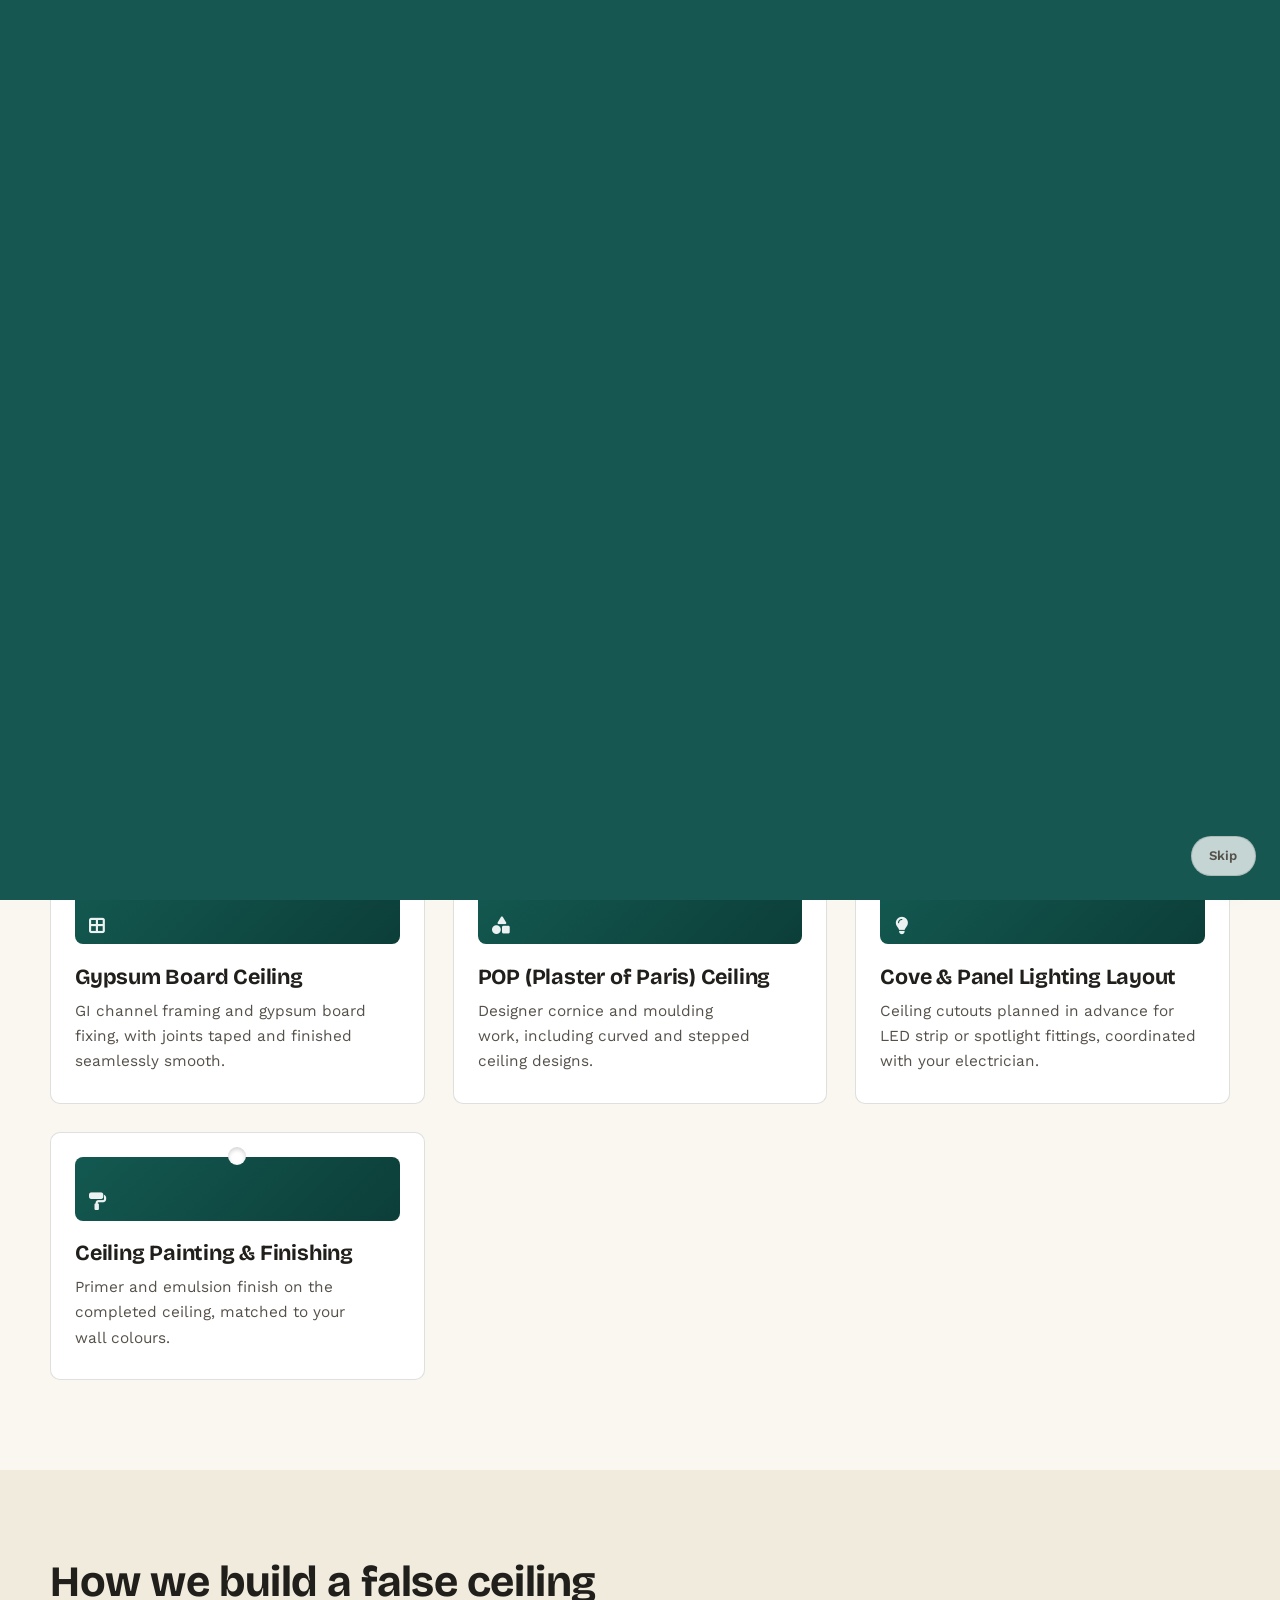
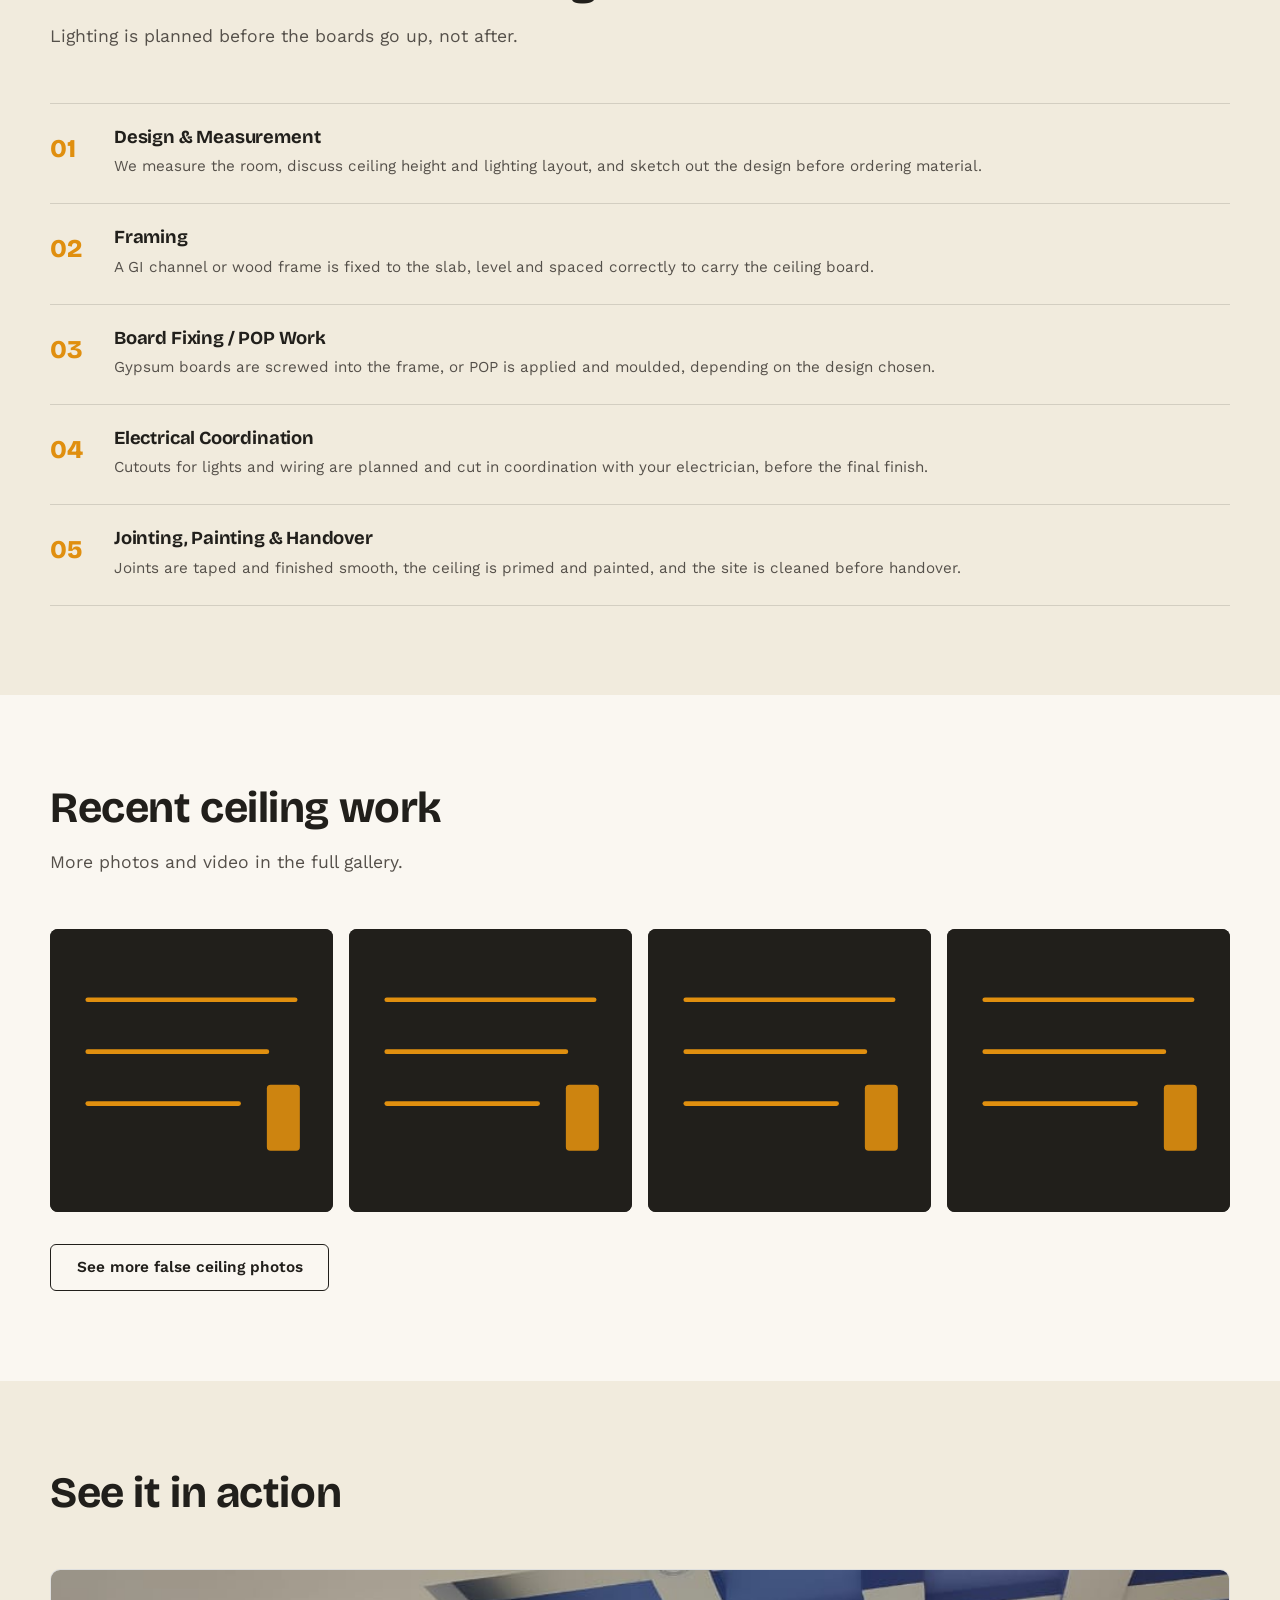
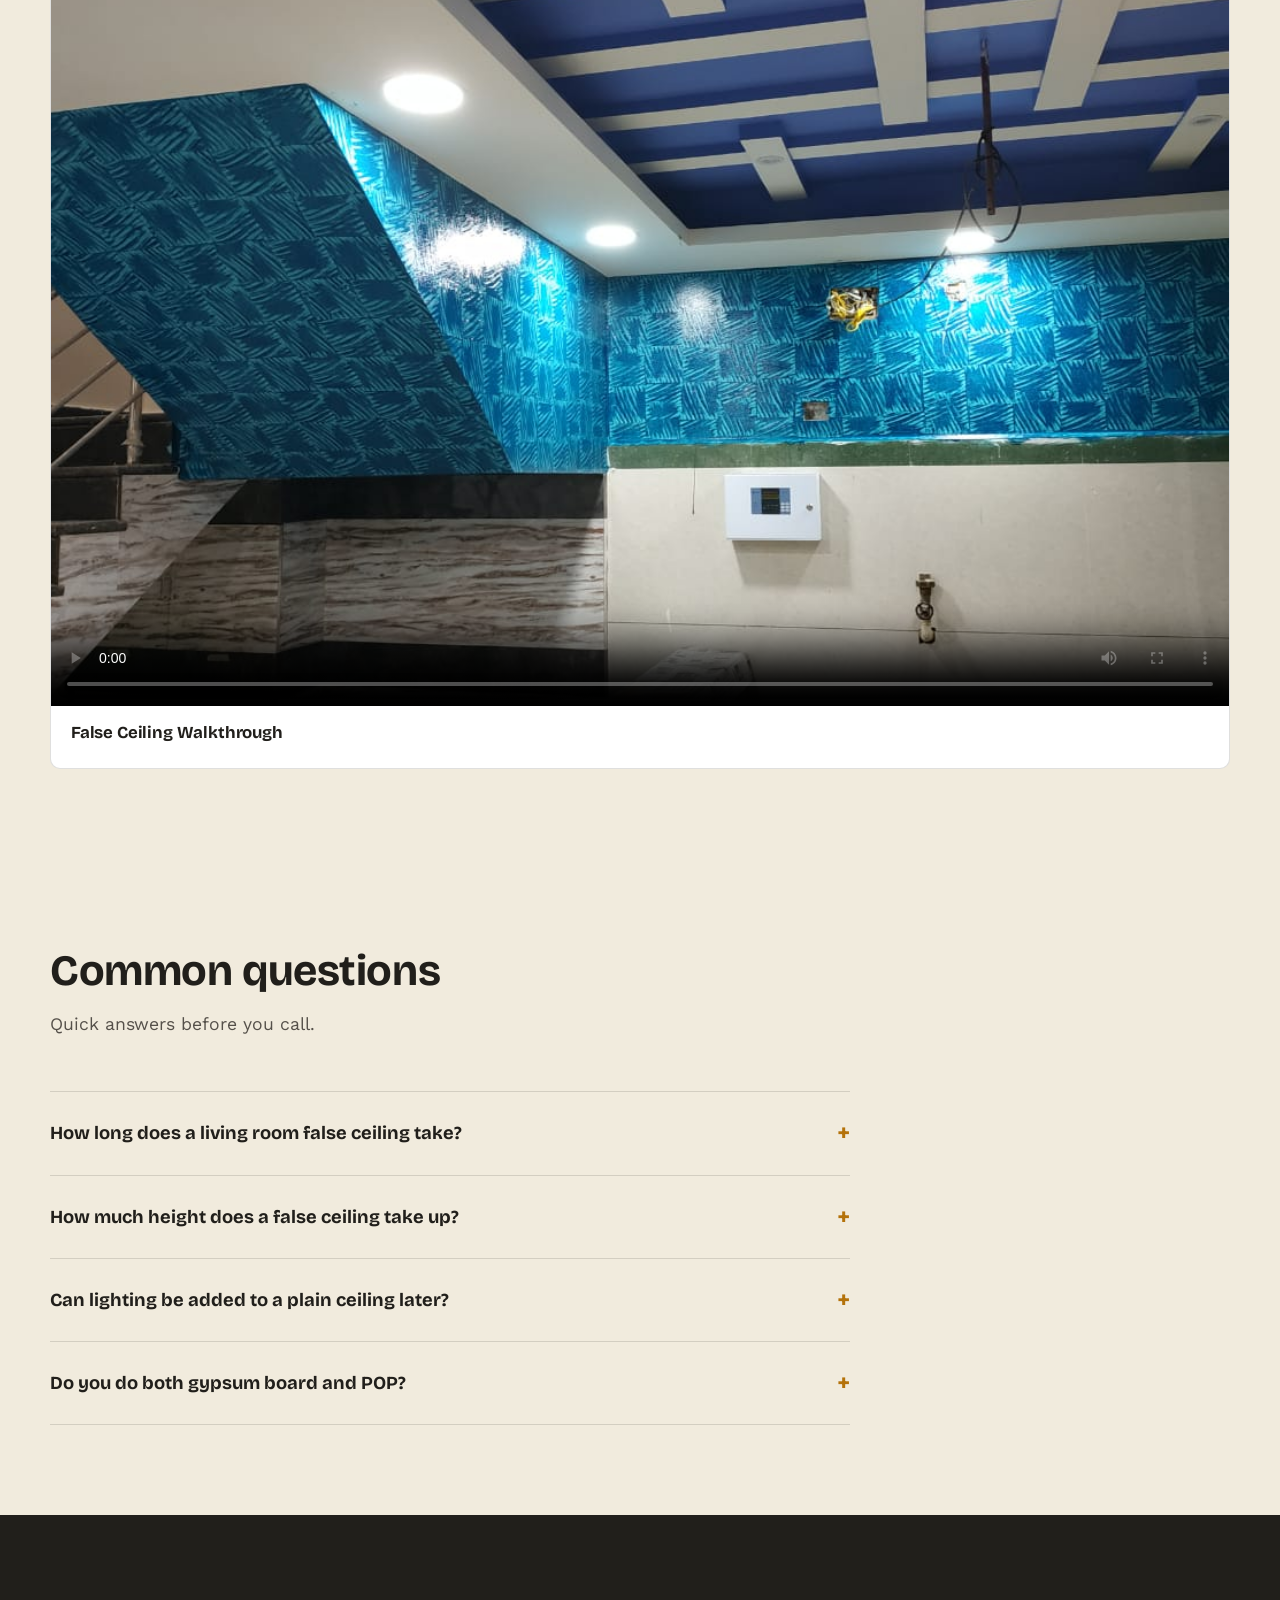
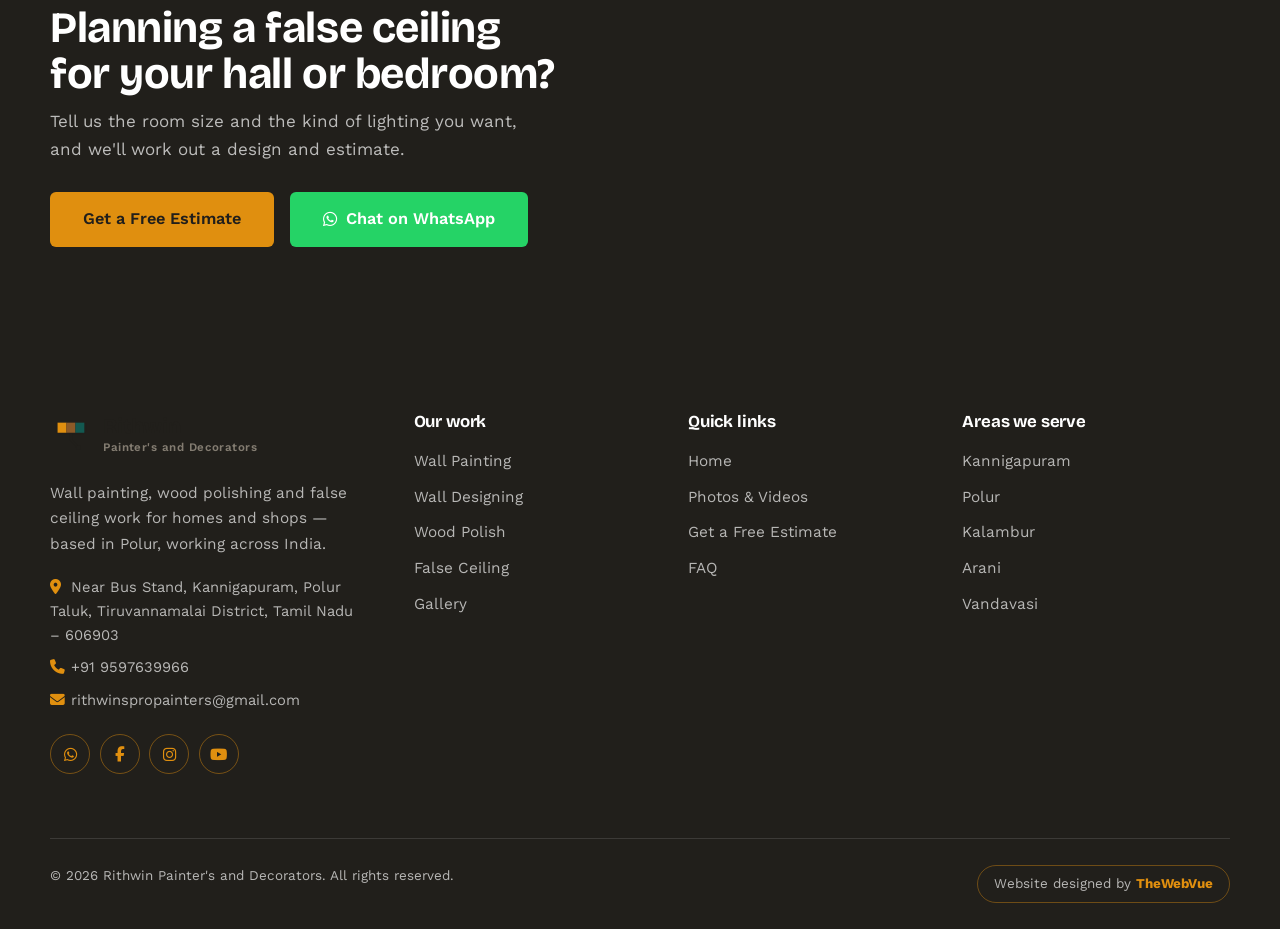
<file: false-ceiling.html>
<!DOCTYPE html>
<html lang="en">
<head>
  <meta charset="UTF-8">
  <meta name="viewport" content="width=device-width, initial-scale=1">
  <title>False Ceiling Work | Rithwin Painter's and Decorators</title>
  <meta name="description" content="Gypsum board and POP false ceilings with cove lighting layouts, planned with your electrician, around Polur and Tiruvannamalai district.">
  <meta name="theme-color" content="#211F1B">
  <script>(function(){try{if(sessionStorage.getItem('rppIntroPlayed')){document.documentElement.className+=' intro-skip';}}catch(e){}})();</script>
  <noscript><style>.intro-overlay{display:none!important}</style></noscript>

  <link rel="preconnect" href="https://fonts.googleapis.com">
  <link rel="preconnect" href="https://fonts.gstatic.com" crossorigin>
  <link rel="preconnect" href="https://images.unsplash.com" crossorigin>
  <link href="https://fonts.googleapis.com/css2?family=Bricolage+Grotesque:opsz,wght@12..96,400..800&family=Work+Sans:wght@400;500;600;700&display=swap" rel="stylesheet">
  <link rel="stylesheet" href="https://cdnjs.cloudflare.com/ajax/libs/font-awesome/6.5.1/css/all.min.css" crossorigin="anonymous" referrerpolicy="no-referrer">
  <link rel="stylesheet" href="style.css">
</head>
<body>
  <a class="skip-link" href="#main">Skip to content</a>

  <div class="intro-overlay" id="intro-overlay" role="presentation" aria-hidden="true">
    <button type="button" class="intro-skip-btn" id="intro-skip">Skip</button>

    <svg width="0" height="0" style="position:absolute" aria-hidden="true" focusable="false">
      <defs>
        <filter id="intro-goo">
          <feGaussianBlur in="SourceGraphic" stdDeviation="9" result="blur"/>
          <feColorMatrix in="blur" mode="matrix" values="1 0 0 0 0  0 1 0 0 0  0 0 1 0 0  0 0 0 22 -9" result="goo"/>
          <feComposite in="SourceGraphic" in2="goo" operator="atop"/>
        </filter>
      </defs>
    </svg>

    <div class="intro-stage">
      <svg class="intro-bucket" viewBox="0 0 200 220" aria-hidden="true">
        <defs>
          <linearGradient id="canGrad" x1="0" y1="0" x2="1" y2="0">
            <stop offset="0%" stop-color="#cfc7b4"/>
            <stop offset="14%" stop-color="#f6f1e4"/>
            <stop offset="38%" stop-color="#fffdf8"/>
            <stop offset="66%" stop-color="#eae3d1"/>
            <stop offset="100%" stop-color="#b9b096"/>
          </linearGradient>
          <linearGradient id="rimGrad" x1="0" y1="0" x2="0" y2="1">
            <stop offset="0%" stop-color="#fffdf8"/>
            <stop offset="100%" stop-color="#c7bea8"/>
          </linearGradient>
          <linearGradient id="bandGrad" x1="0" y1="0" x2="1" y2="0">
            <stop offset="0%" stop-color="#E08F0F"/>
            <stop offset="50%" stop-color="#8C5A28"/>
            <stop offset="100%" stop-color="#135951"/>
          </linearGradient>
        </defs>

        <ellipse class="intro-bucket-shadow" cx="100" cy="207" rx="60" ry="11" fill="rgba(20,18,14,.28)"/>

        <g class="intro-bucket-body">
          <!-- cylindrical can body -->
          <path d="M44,88 C44,84 44,82 44,80 L44,190 C44,197 68,202 100,202 C132,202 156,197 156,190 L156,80 C156,82 156,84 156,88 Z"
                fill="url(#canGrad)" stroke="#1a170f" stroke-width="4.5" stroke-linejoin="round"/>
          <!-- base ellipse for a touch of 3D at the foot -->
          <path d="M44,186 C44,193 68,198 100,198 C132,198 156,193 156,186" fill="none" stroke="#1a170f" stroke-width="2" opacity=".35"/>
          <!-- glossy highlight streak -->
          <path d="M64,96 C58,130 58,160 66,192" fill="none" stroke="rgba(255,255,255,.55)" stroke-width="10" stroke-linecap="round"/>
          <path d="M148,98 C153,132 152,160 145,190" fill="none" stroke="rgba(20,18,14,.10)" stroke-width="11" stroke-linecap="round"/>
          <!-- rim -->
          <ellipse cx="100" cy="80" rx="58" ry="15" fill="url(#rimGrad)" stroke="#1a170f" stroke-width="4.5"/>
          <!-- wire bail handle -->
          <path d="M56,74 C56,30 144,30 144,74" fill="none" stroke="#1a170f" stroke-width="4.5" stroke-linecap="round"/>
          <circle cx="56" cy="74" r="6" fill="#1a170f"/>
          <circle cx="144" cy="74" r="6" fill="#1a170f"/>
          <!-- open top with visible (mixed) paint pool -->
          <ellipse cx="100" cy="78" rx="47" ry="10.5" fill="#1c1811"/>
          <ellipse cx="100" cy="77" rx="41" ry="8.5" fill="url(#bandGrad)"/>
          <ellipse cx="86" cy="74" rx="12" ry="3" fill="rgba(255,255,255,.30)"/>
          <!-- small permanent drips already clinging to the rim, like a can that's just been used -->
          <path d="M78,90 C75,99 72,108 78,115 C84,108 81,99 78,90 Z" fill="#E08F0F" stroke="#1a170f" stroke-width="2"/>
          <path d="M129,92 C126,100 124,107 129,113 C134,107 132,100 129,92 Z" fill="#8C5A28" stroke="#1a170f" stroke-width="2"/>
        </g>
      </svg>

      <span class="intro-stream intro-stream-1" aria-hidden="true"></span>
      <span class="intro-stream intro-stream-2" aria-hidden="true"></span>
      <span class="intro-stream intro-stream-3" aria-hidden="true"></span>
    </div>

    <div class="intro-splash" aria-hidden="true">
      <span class="intro-blob intro-blob-paint"></span>
      <span class="intro-blob intro-blob-wood"></span>
      <span class="intro-blob intro-blob-ceil"></span>
    </div>

    <div class="intro-reveal" aria-hidden="true">
      <span class="intro-brand">Rithwin Painter's and Decorators</span>
    </div>
  </div>

  <div class="topbar">
    <div class="container topbar-inner">
      <div class="topbar-links">
        <a href="tel:+919597639966"><i class="fa-solid fa-phone" aria-hidden="true"></i>+91 9597639966</a>
        <span><i class="fa-solid fa-clock" aria-hidden="true"></i>Mon–Sat, 8:00 AM – 7:00 PM</span>
      </div>
      <span><i class="fa-solid fa-location-dot" aria-hidden="true"></i>Based in Polur — Projects All Over India</span>
    </div>
  </div>

  <header class="site-header" id="header">
    <div class="container nav-inner">
      <a href="index.html" class="brand" aria-label="Rithwin Painter's and Decorators, home">
        <svg class="brand-mark" viewBox="0 0 40 40" fill="none" aria-hidden="true">
          <rect x="6" y="8" width="28" height="12" rx="4" fill="none" stroke="#211F1B" stroke-width="1.6"/>
          <rect x="7.2" y="9.2" width="8.5" height="9.6" fill="#E08F0F"/>
          <rect x="15.7" y="9.2" width="8.5" height="9.6" fill="#8C5A28"/>
          <rect x="24.2" y="9.2" width="8.5" height="9.6" fill="#135951"/>
          <path d="M20 20 L20 26 L27 33" stroke="#211F1B" stroke-width="2" stroke-linecap="round" fill="none"/>
          <circle cx="27" cy="33" r="2.3" fill="#211F1B"/>
        </svg>
        <span class="brand-text">
          <span class="brand-name">Rithwin</span>
          <span class="brand-sub">Painter's and Decorators</span>
        </span>
      </a>

      <nav class="nav-menu" id="nav-menu" aria-label="Primary">
        <ul class="nav-links">
          <li><a class="nav-link" href="index.html">Home</a></li>
          <li><a class="nav-link" href="wall-painting.html">Wall Painting</a></li>
          <li><a class="nav-link" href="wood-polish.html">Wood Polish</a></li>
          <li><a class="nav-link is-active" href="false-ceiling.html" aria-current="page">False Ceiling</a></li>
          <li><a class="nav-link" href="gallery.html">Gallery</a></li>
          <li><a class="nav-link" href="contact.html">Contact</a></li>
        </ul>
        <a href="tel:+919597639966" class="btn btn-ochre nav-cta-mobile">Call Now</a>
      </nav>

      <div class="nav-actions">
        <a href="tel:+919597639966" class="btn btn-ochre btn-sm nav-cta">Call Now</a>
        <button class="nav-toggle" id="nav-toggle" type="button" aria-label="Open menu" aria-expanded="false" aria-controls="nav-menu">
          <span></span><span></span><span></span>
        </button>
      </div>
    </div>
  </header>
  <div class="nav-backdrop" id="nav-backdrop"></div>

  <a class="wa-float" href="https://wa.me/919597639966" target="_blank" rel="noopener" aria-label="Chat with us on WhatsApp">
    <i class="fa-brands fa-whatsapp" aria-hidden="true"></i>
  </a>

  <main id="main">
    <section class="page-banner banner-ceil" aria-label="False Ceiling Work">
      <div class="container page-banner-grid">
        <div class="page-banner-copy">
          <nav class="crumbs" aria-label="Breadcrumb">
            <a href="index.html">Home</a><span aria-hidden="true">/</span><span aria-current="page">False Ceiling</span>
          </nav>
          <span class="eyebrow-chip"><span class="eyebrow-dot"></span>False Ceiling</span>
          <h1>False Ceiling Work</h1>
          <p class="lede">Gypsum board and POP false ceilings with cove lighting layouts, planned with your electrician before a single board goes up.</p>
          <div class="page-banner-actions">
            <a href="contact.html" class="btn btn-ink btn-lg">Get a Free Estimate</a>
            <a href="tel:+919597639966" class="btn btn-outline btn-lg"><i class="fa-solid fa-phone" aria-hidden="true"></i>Call Us</a>
          </div>
        </div>
        <div class="page-banner-media">
          <img src="assets/s_main.jpg" alt="A decorative false ceiling design with recessed lighting" width="1000" height="800" loading="lazy">
        </div>
      </div>
    </section>

    <section class="section" id="ceiling-services">
      <div class="container">
        <div class="section-head">
          <h2>Ceiling services</h2>
          <p class="lede">From a simple flush ceiling to a stepped design with cove lighting.</p>
        </div>
        <div class="swatch-cards">
          <article class="swatch-card">
            <div class="swatch-chip chip-ceil"><i class="fa-solid fa-border-all" aria-hidden="true"></i></div>
            <div class="swatch-card-body">
              <h3>Gypsum Board Ceiling</h3>
              <p>GI channel framing and gypsum board fixing, with joints taped and finished seamlessly smooth.</p>
            </div>
          </article>
          <article class="swatch-card">
            <div class="swatch-chip chip-ceil"><i class="fa-solid fa-shapes" aria-hidden="true"></i></div>
            <div class="swatch-card-body">
              <h3>POP (Plaster of Paris) Ceiling</h3>
              <p>Designer cornice and moulding work, including curved and stepped ceiling designs.</p>
            </div>
          </article>
          <article class="swatch-card">
            <div class="swatch-chip chip-ceil"><i class="fa-solid fa-lightbulb" aria-hidden="true"></i></div>
            <div class="swatch-card-body">
              <h3>Cove &amp; Panel Lighting Layout</h3>
              <p>Ceiling cutouts planned in advance for LED strip or spotlight fittings, coordinated with your electrician.</p>
            </div>
          </article>
          <article class="swatch-card">
            <div class="swatch-chip chip-ceil"><i class="fa-solid fa-paint-roller" aria-hidden="true"></i></div>
            <div class="swatch-card-body">
              <h3>Ceiling Painting &amp; Finishing</h3>
              <p>Primer and emulsion finish on the completed ceiling, matched to your wall colours.</p>
            </div>
          </article>
        </div>
      </div>
    </section>

    <section class="section section-alt" id="ceiling-process">
      <div class="container">
        <div class="section-head">
          <h2>How we build a false ceiling</h2>
          <p class="lede">Lighting is planned before the boards go up, not after.</p>
        </div>
        <div class="process-list">
          <div class="process-step">
            <div class="step-num" aria-hidden="true"></div>
            <div><h3>Design &amp; Measurement</h3><p>We measure the room, discuss ceiling height and lighting layout, and sketch out the design before ordering material.</p></div>
          </div>
          <div class="process-step">
            <div class="step-num" aria-hidden="true"></div>
            <div><h3>Framing</h3><p>A GI channel or wood frame is fixed to the slab, level and spaced correctly to carry the ceiling board.</p></div>
          </div>
          <div class="process-step">
            <div class="step-num" aria-hidden="true"></div>
            <div><h3>Board Fixing / POP Work</h3><p>Gypsum boards are screwed into the frame, or POP is applied and moulded, depending on the design chosen.</p></div>
          </div>
          <div class="process-step">
            <div class="step-num" aria-hidden="true"></div>
            <div><h3>Electrical Coordination</h3><p>Cutouts for lights and wiring are planned and cut in coordination with your electrician, before the final finish.</p></div>
          </div>
          <div class="process-step">
            <div class="step-num" aria-hidden="true"></div>
            <div><h3>Jointing, Painting &amp; Handover</h3><p>Joints are taped and finished smooth, the ceiling is primed and painted, and the site is cleaned before handover.</p></div>
          </div>
        </div>
      </div>
    </section>

    <section class="section" id="ceiling-gallery">
      <div class="container">
        <div class="section-head">
          <h2>Recent ceiling work</h2>
          <p class="lede">More photos and video in the full gallery.</p>
        </div>
        <div style="display:grid;grid-template-columns:repeat(4,1fr);gap:1rem">
          <a class="tile-shot" href="gallery.html?category=ceiling" style="border-radius:8px;overflow:hidden;display:block;aspect-ratio:1/1;background:#211F1B">
            <img src="https://images.unsplash.com/photo-1745242655021-d0b950c8b0da?auto=format&fit=crop&w=500&q=80" alt="A modern false ceiling with recessed lighting" loading="lazy" style="width:100%;height:100%;object-fit:cover">
          </a>
          <a class="tile-shot" href="gallery.html?category=ceiling" style="border-radius:8px;overflow:hidden;display:block;aspect-ratio:1/1;background:#211F1B">
            <img src="https://images.unsplash.com/photo-1749571598439-d307cce8e870?auto=format&fit=crop&w=500&q=80" alt="A ceiling design with skylights and recessed lighting" loading="lazy" style="width:100%;height:100%;object-fit:cover">
          </a>
          <a class="tile-shot" href="gallery.html?category=ceiling" style="border-radius:8px;overflow:hidden;display:block;aspect-ratio:1/1;background:#211F1B">
            <img src="https://images.unsplash.com/photo-1768609239321-1cfe14893e80?auto=format&fit=crop&w=500&q=80" alt="A living room finished with a false ceiling" loading="lazy" style="width:100%;height:100%;object-fit:cover">
          </a>
          <a class="tile-shot" href="gallery.html?category=ceiling" style="border-radius:8px;overflow:hidden;display:block;aspect-ratio:1/1;background:#211F1B">
            <img src="https://images.unsplash.com/photo-1618221195710-dd6b41faaea6?auto=format&fit=crop&w=500&q=80" alt="A living room with a designer false ceiling" loading="lazy" style="width:100%;height:100%;object-fit:cover">
          </a>
        </div>
        <div style="margin-top:2rem">
          <a href="gallery.html?category=ceiling" class="btn btn-outline">See more false ceiling photos</a>
        </div>
      </div>
    </section>

    <section class="section section-alt" id="ceiling-video">
      <div class="container">
        <div class="section-head">
          <h2>See it in action</h2>
          <p class="lede"></p>
        </div>
        <div class="video-grid">
          <div class="video-card">
            <div class="video-frame">
              <!-- TODO: replace the src below with the real False Ceiling Walkthrough video once it's ready -->
              <video id="v-ceil-detail" controls preload="metadata" poster="assets/s_18.jpeg">
                <source src="assets_4/vid_w_1.mp4" type="video/mp4">
                Your browser does not support embedded video. <a href="assets_2/vid_s_1.mp4">Download the video</a> instead.
              </video>
            </div>
            <div class="video-card-body">
              <h3>False Ceiling Walkthrough</h3>
            </div>
          </div>
        </div>
      </div>
    </section>

    <section class="section section-alt" id="faq">
      <div class="container">
        <div class="section-head">
          <h2>Common questions</h2>
          <p class="lede">Quick answers before you call.</p>
        </div>
        <div class="faq-list">
          <details>
            <summary>How long does a living room false ceiling take?</summary>
            <p>A standard living room, gypsum board with basic cove lighting, usually takes 3 to 5 days including painting.</p>
          </details>
          <details>
            <summary>How much height does a false ceiling take up?</summary>
            <p>A simple flush design needs as little as 4 to 6 inches. A design with cove lighting or multiple levels needs more — we'll tell you the exact drop before you commit.</p>
          </details>
          <details>
            <summary>Can lighting be added to a plain ceiling later?</summary>
            <p>It's possible, but it means opening the ceiling up again. It's far cheaper to plan lighting cutouts before the boards go up.</p>
          </details>
          <details>
            <summary>Do you do both gypsum board and POP?</summary>
            <p>Yes, and we'll recommend whichever suits your design, budget and timeline — they're not interchangeable in every situation.</p>
          </details>
        </div>
      </div>
    </section>


    <section class="section cta-band" aria-label="Enquire">
      <div class="container cta-inner">
        <div>
          <h2>Planning a false ceiling for your hall or bedroom?</h2>
          <p>Tell us the room size and the kind of lighting you want, and we'll work out a design and estimate.</p>
        </div>
        <div class="cta-actions">
          <a href="contact.html" class="btn btn-ochre btn-lg">Get a Free Estimate</a>
          <a href="https://wa.me/919597639966" target="_blank" rel="noopener" class="btn btn-whatsapp btn-lg"><i class="fa-brands fa-whatsapp" aria-hidden="true"></i>Chat on WhatsApp</a>
        </div>
      </div>
    </section>

  </main>

  <footer class="site-footer">
    <div class="container">
      <div class="footer-grid">
        <div class="footer-about">
          <a href="index.html" class="brand" aria-label="Rithwin Painter's and Decorators, home">
            <svg class="brand-mark" viewBox="0 0 40 40" fill="none" aria-hidden="true">
          <rect x="6" y="8" width="28" height="12" rx="4" fill="none" stroke="#211F1B" stroke-width="1.6"/>
          <rect x="7.2" y="9.2" width="8.5" height="9.6" fill="#E08F0F"/>
          <rect x="15.7" y="9.2" width="8.5" height="9.6" fill="#8C5A28"/>
          <rect x="24.2" y="9.2" width="8.5" height="9.6" fill="#135951"/>
          <path d="M20 20 L20 26 L27 33" stroke="#211F1B" stroke-width="2" stroke-linecap="round" fill="none"/>
          <circle cx="27" cy="33" r="2.3" fill="#211F1B"/>
        </svg>
            <span class="brand-text"><span class="brand-name">Rithwin</span><span class="brand-sub">Painter's and Decorators</span></span>
          </a>
          <p>Wall painting, wood polishing and false ceiling work for homes and shops — based in Polur, working across India.</p>
          <div class="footer-address">
            <span><i class="fa-solid fa-location-dot" aria-hidden="true"></i>Near Bus Stand, Kannigapuram, Polur Taluk, Tiruvannamalai District, Tamil Nadu – 606903</span>
            <span><i class="fa-solid fa-phone" aria-hidden="true"></i><a href="tel:+919597639966">+91 9597639966</a></span>
            <span><i class="fa-solid fa-envelope" aria-hidden="true"></i><a href="mailto:rithwinspropainters@gmail.com">rithwinspropainters@gmail.com</a></span>
          </div>
          <div class="socials">
            <a href="https://wa.me/919597639966" target="_blank" rel="noopener" aria-label="WhatsApp"><i class="fa-brands fa-whatsapp"></i></a>
            <a href="#" aria-label="Facebook"><i class="fa-brands fa-facebook-f"></i></a>
            <a href="https://www.instagram.com/rithwinpainters?stkn=cnlua2s0M3kzYmc2" target="_blank" rel="noopener" aria-label="Instagram"><i class="fa-brands fa-instagram"></i></a>
            <a href="https://youtube.com/@rithwinpainters-decorators?si=6OGazhKGy8rvEyZ9" aria-label="YouTube"><i class="fa-brands fa-youtube"></i></a>
          </div>
        </div>

        <div>
          <h4>Our work</h4>
          <ul class="footer-links">
            <li><a href="wall-painting.html">Wall Painting</a></li>
            <li><a href="wall-painting.html#wall-designing">Wall Designing</a></li>
            <li><a href="wood-polish.html">Wood Polish</a></li>
            <li><a href="false-ceiling.html">False Ceiling</a></li>
            <li><a href="gallery.html">Gallery</a></li>
          </ul>
        </div>

        <div>
          <h4>Quick links</h4>
          <ul class="footer-links">
            <li><a href="index.html">Home</a></li>
            <li><a href="gallery.html">Photos &amp; Videos</a></li>
            <li><a href="contact.html">Get a Free Estimate</a></li>
            <li><a href="contact.html#faq">FAQ</a></li>
          </ul>
        </div>

        <div>
          <h4>Areas we serve</h4>
          <ul class="footer-links">
            <li><a href="contact.html">Kannigapuram</a></li><li><a href="contact.html">Polur</a></li><li><a href="contact.html">Kalambur</a></li><li><a href="contact.html">Arani</a></li><li><a href="contact.html">Vandavasi</a></li>
          </ul>
        </div>
      </div>

      <div class="footer-bottom">
        <span>&copy; <span id="year">2026</span> Rithwin Painter's and Decorators. All rights reserved.</span>
        <!-- Designer credit: replace href="#" with the TheWebVue website address -->
        <p class="credit">Website designed by <a href="#" rel="noopener">TheWebVue</a></p>
      </div>
    </div>
  </footer>

  <script src="main.js" defer></script>
</body>
</html>
</file>
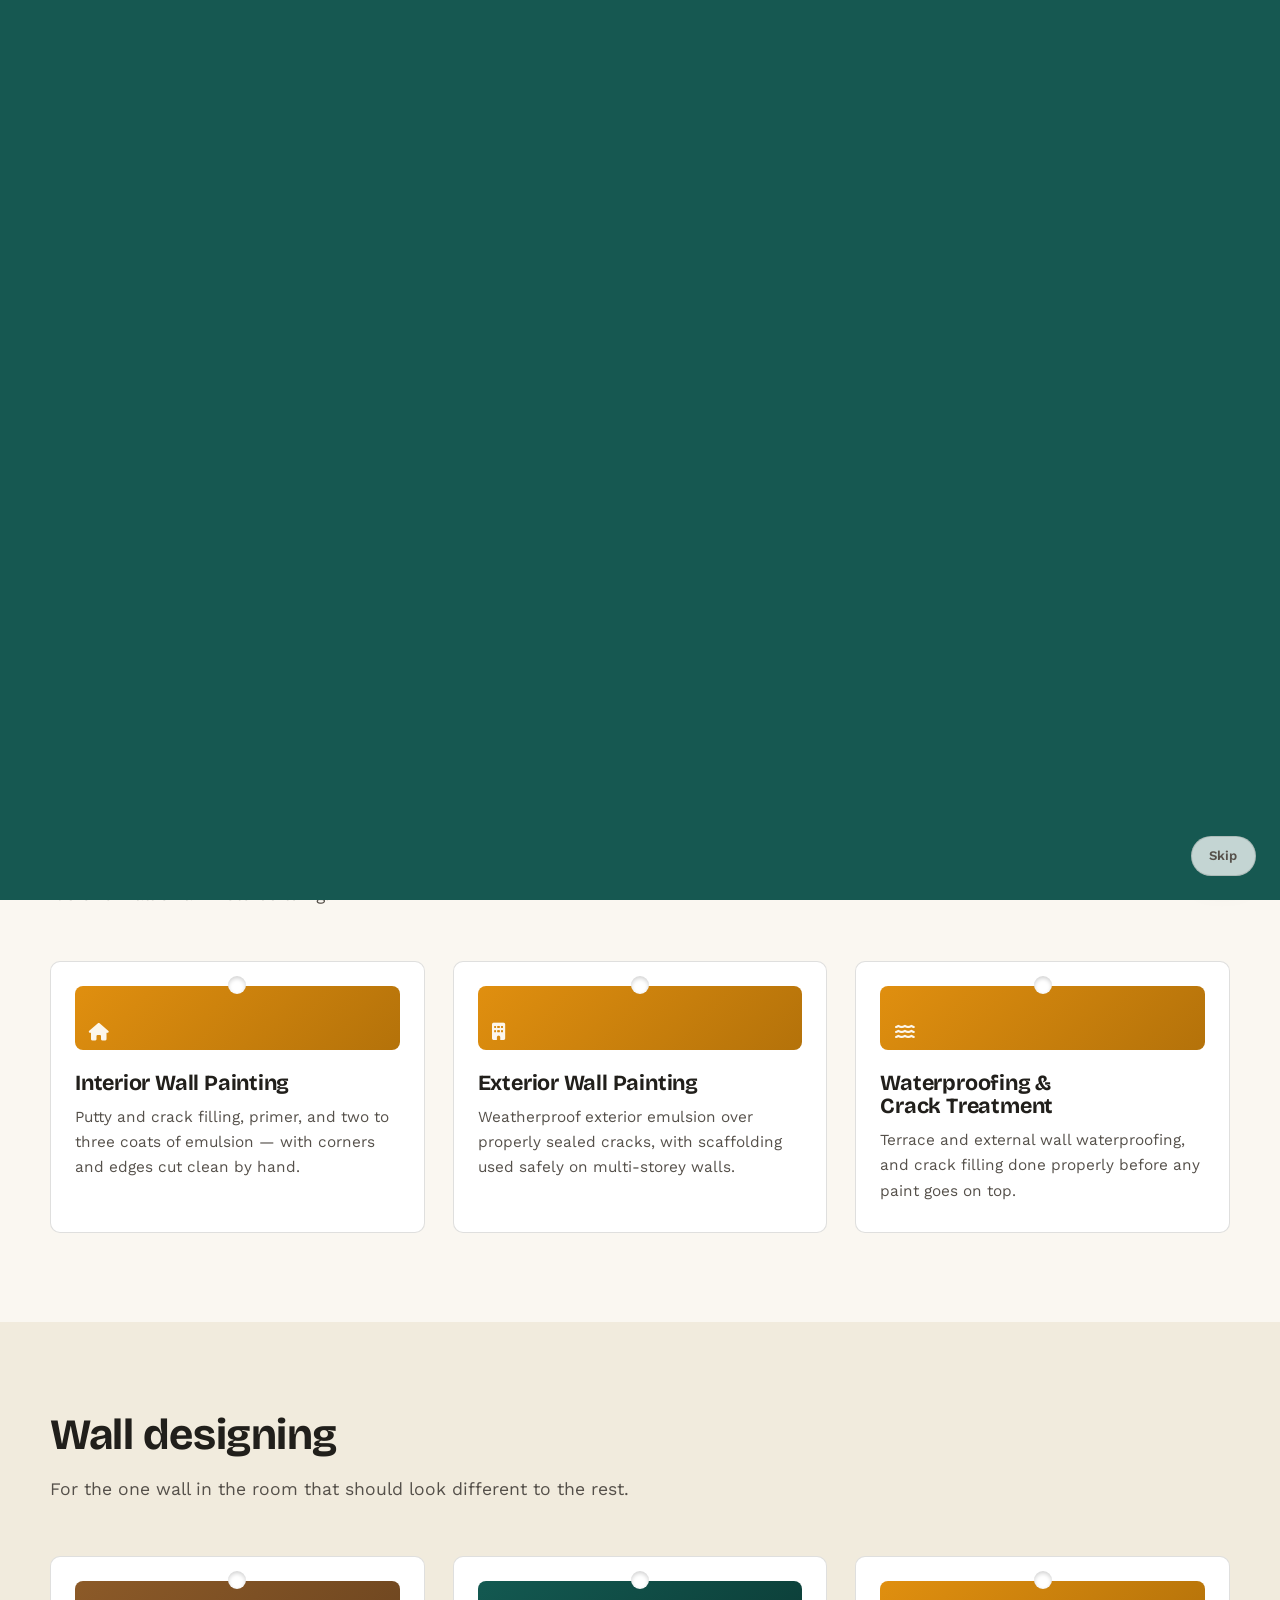
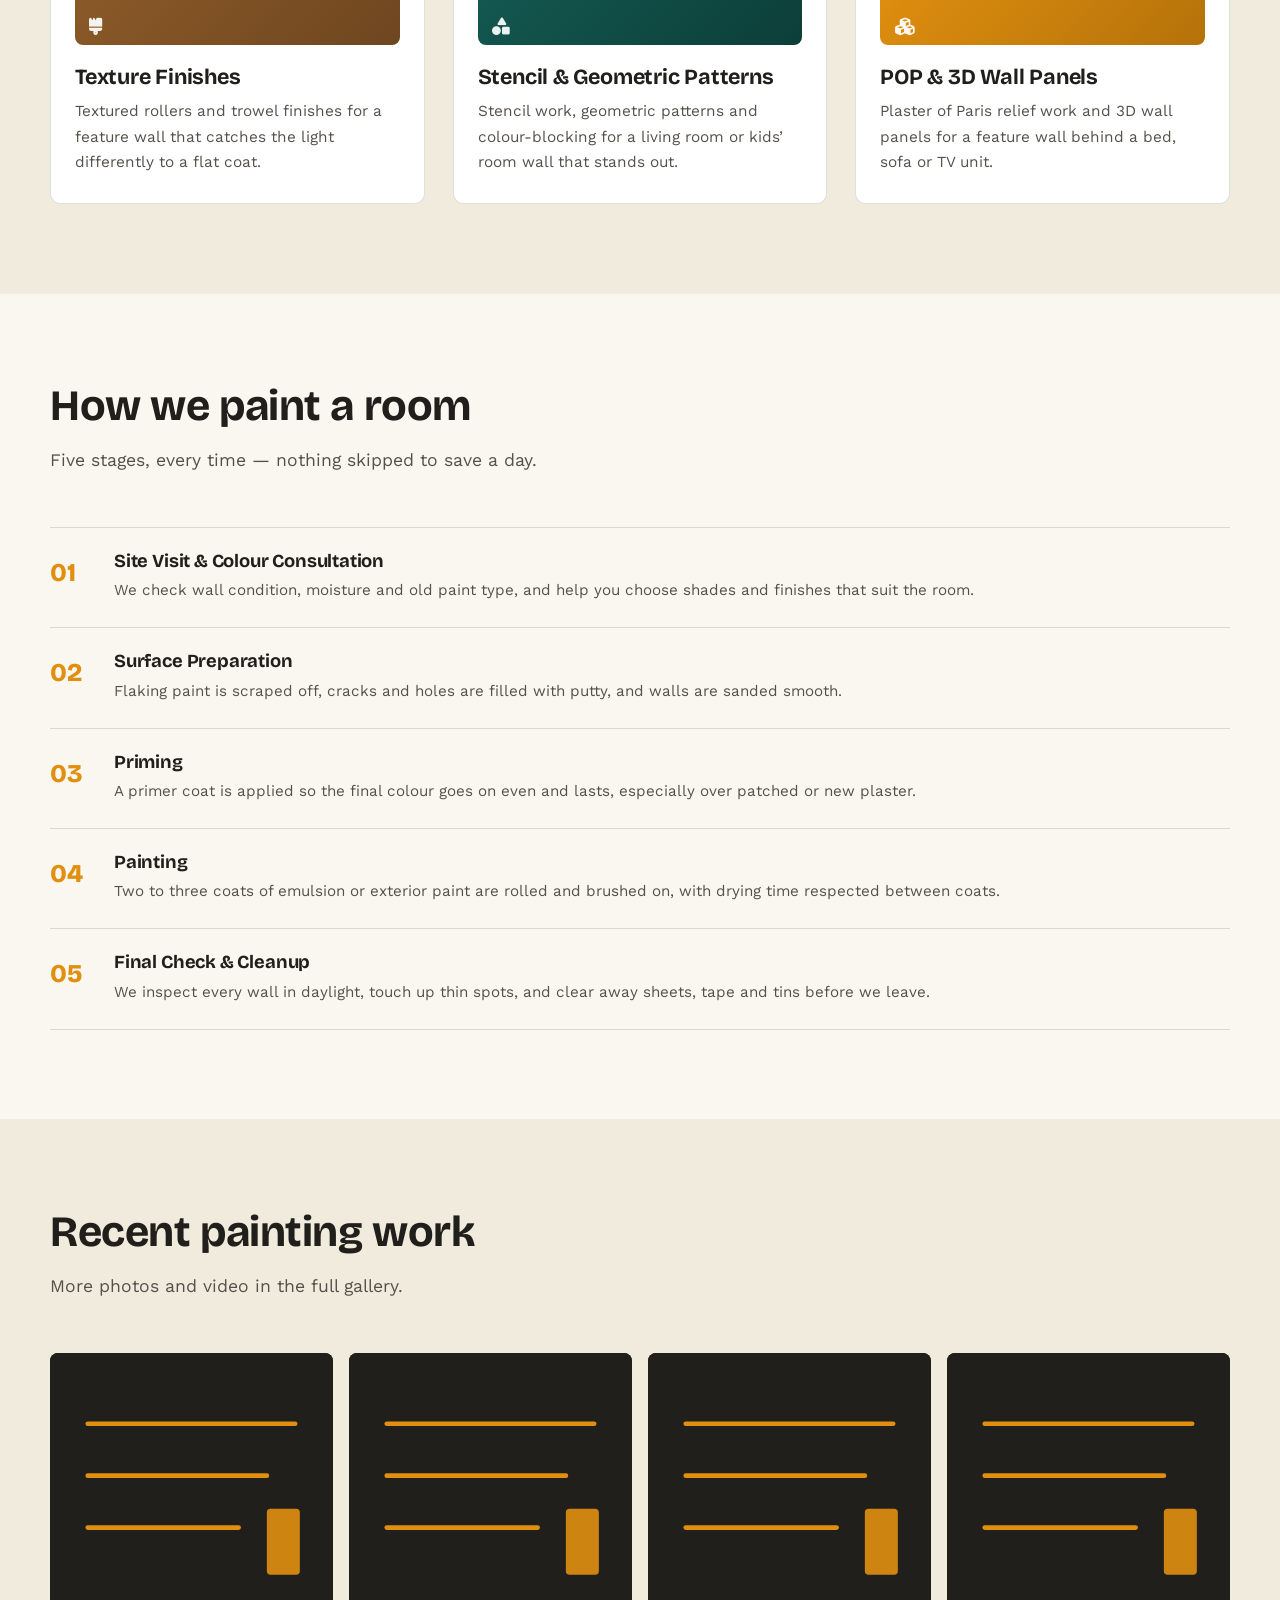
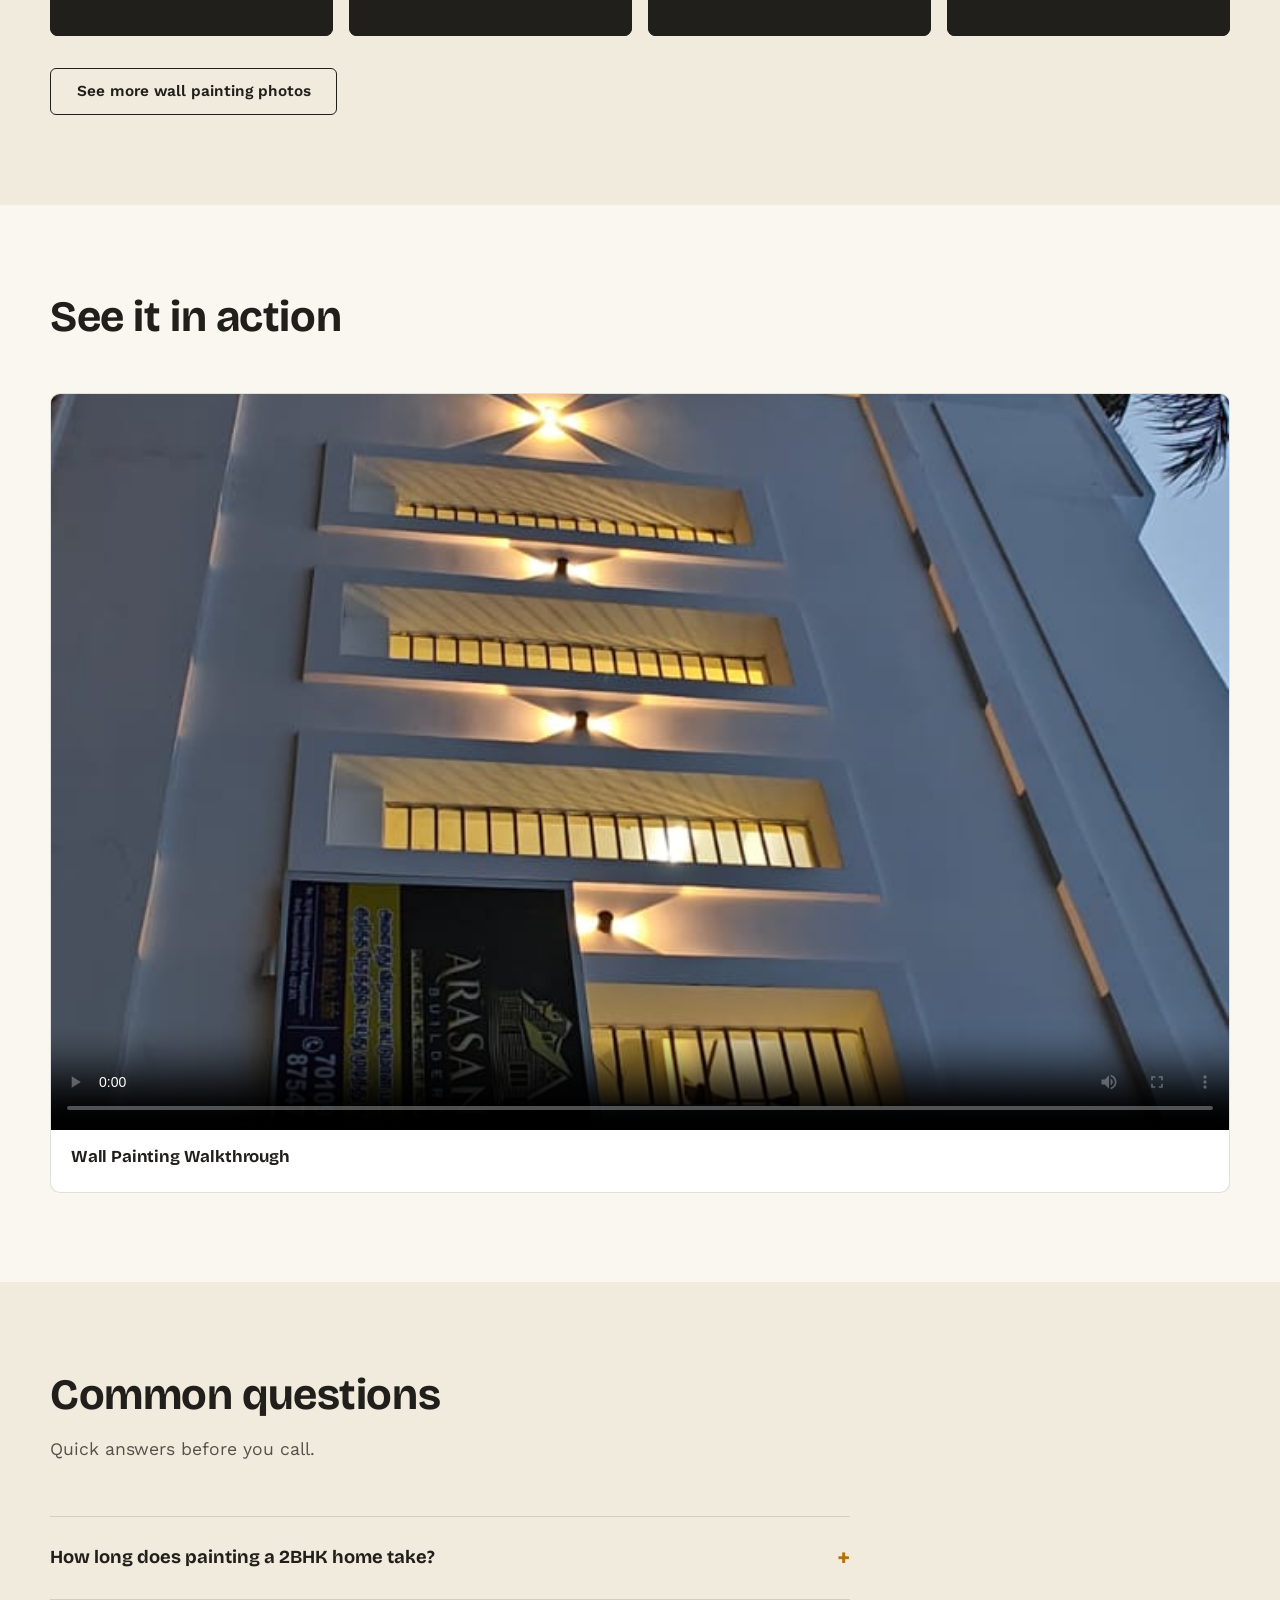
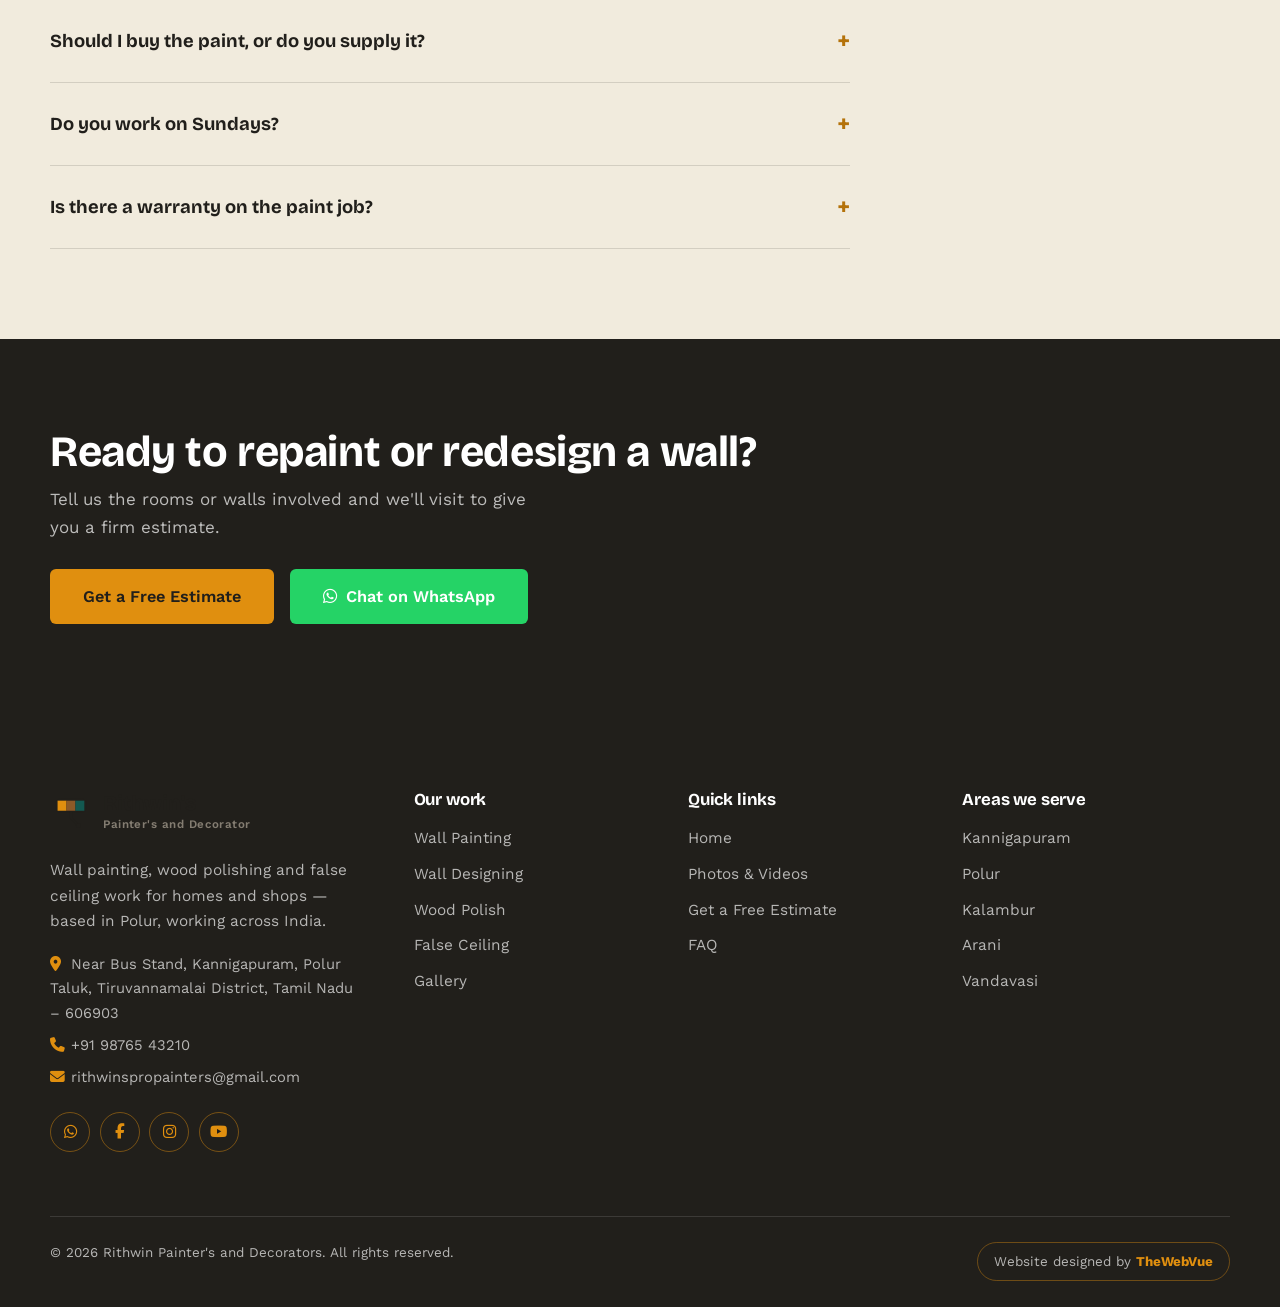
<file: wall-painting.html>
<!DOCTYPE html>
<html lang="en">
<head>
  <meta charset="UTF-8">
  <meta name="viewport" content="width=device-width, initial-scale=1">
  <title>Wall Painting &amp; Wall Designing | Rithwin Painter's and Decorators</title>
  <meta name="description" content="Interior and exterior wall painting, waterproofing and wall designing (textures, stencils, POP panels) around Polur and Tiruvannamalai district.">
  <meta name="theme-color" content="#211F1B">
  <script>(function(){try{if(sessionStorage.getItem('rppIntroPlayed')){document.documentElement.className+=' intro-skip';}}catch(e){}})();</script>
  <noscript><style>.intro-overlay{display:none!important}</style></noscript>

  <link rel="preconnect" href="https://fonts.googleapis.com">
  <link rel="preconnect" href="https://fonts.gstatic.com" crossorigin>
  <link rel="preconnect" href="https://images.unsplash.com" crossorigin>
  <link href="https://fonts.googleapis.com/css2?family=Bricolage+Grotesque:opsz,wght@12..96,400..800&family=Work+Sans:wght@400;500;600;700&display=swap" rel="stylesheet">
  <link rel="stylesheet" href="https://cdnjs.cloudflare.com/ajax/libs/font-awesome/6.5.1/css/all.min.css" crossorigin="anonymous" referrerpolicy="no-referrer">
  <link rel="stylesheet" href="style.css">
</head>
<body>
  <a class="skip-link" href="#main">Skip to content</a>

  <div class="intro-overlay" id="intro-overlay" role="presentation" aria-hidden="true">
    <button type="button" class="intro-skip-btn" id="intro-skip">Skip</button>

    <svg width="0" height="0" style="position:absolute" aria-hidden="true" focusable="false">
      <defs>
        <filter id="intro-goo">
          <feGaussianBlur in="SourceGraphic" stdDeviation="9" result="blur"/>
          <feColorMatrix in="blur" mode="matrix" values="1 0 0 0 0  0 1 0 0 0  0 0 1 0 0  0 0 0 22 -9" result="goo"/>
          <feComposite in="SourceGraphic" in2="goo" operator="atop"/>
        </filter>
      </defs>
    </svg>

    <div class="intro-stage">
      <svg class="intro-bucket" viewBox="0 0 200 220" aria-hidden="true">
        <defs>
          <linearGradient id="canGrad" x1="0" y1="0" x2="1" y2="0">
            <stop offset="0%" stop-color="#cfc7b4"/>
            <stop offset="14%" stop-color="#f6f1e4"/>
            <stop offset="38%" stop-color="#fffdf8"/>
            <stop offset="66%" stop-color="#eae3d1"/>
            <stop offset="100%" stop-color="#b9b096"/>
          </linearGradient>
          <linearGradient id="rimGrad" x1="0" y1="0" x2="0" y2="1">
            <stop offset="0%" stop-color="#fffdf8"/>
            <stop offset="100%" stop-color="#c7bea8"/>
          </linearGradient>
          <linearGradient id="bandGrad" x1="0" y1="0" x2="1" y2="0">
            <stop offset="0%" stop-color="#E08F0F"/>
            <stop offset="50%" stop-color="#8C5A28"/>
            <stop offset="100%" stop-color="#135951"/>
          </linearGradient>
        </defs>

        <ellipse class="intro-bucket-shadow" cx="100" cy="207" rx="60" ry="11" fill="rgba(20,18,14,.28)"/>

        <g class="intro-bucket-body">
          <!-- cylindrical can body -->
          <path d="M44,88 C44,84 44,82 44,80 L44,190 C44,197 68,202 100,202 C132,202 156,197 156,190 L156,80 C156,82 156,84 156,88 Z"
                fill="url(#canGrad)" stroke="#1a170f" stroke-width="4.5" stroke-linejoin="round"/>
          <!-- base ellipse for a touch of 3D at the foot -->
          <path d="M44,186 C44,193 68,198 100,198 C132,198 156,193 156,186" fill="none" stroke="#1a170f" stroke-width="2" opacity=".35"/>
          <!-- glossy highlight streak -->
          <path d="M64,96 C58,130 58,160 66,192" fill="none" stroke="rgba(255,255,255,.55)" stroke-width="10" stroke-linecap="round"/>
          <path d="M148,98 C153,132 152,160 145,190" fill="none" stroke="rgba(20,18,14,.10)" stroke-width="11" stroke-linecap="round"/>
          <!-- rim -->
          <ellipse cx="100" cy="80" rx="58" ry="15" fill="url(#rimGrad)" stroke="#1a170f" stroke-width="4.5"/>
          <!-- wire bail handle -->
          <path d="M56,74 C56,30 144,30 144,74" fill="none" stroke="#1a170f" stroke-width="4.5" stroke-linecap="round"/>
          <circle cx="56" cy="74" r="6" fill="#1a170f"/>
          <circle cx="144" cy="74" r="6" fill="#1a170f"/>
          <!-- open top with visible (mixed) paint pool -->
          <ellipse cx="100" cy="78" rx="47" ry="10.5" fill="#1c1811"/>
          <ellipse cx="100" cy="77" rx="41" ry="8.5" fill="url(#bandGrad)"/>
          <ellipse cx="86" cy="74" rx="12" ry="3" fill="rgba(255,255,255,.30)"/>
          <!-- small permanent drips already clinging to the rim, like a can that's just been used -->
          <path d="M78,90 C75,99 72,108 78,115 C84,108 81,99 78,90 Z" fill="#E08F0F" stroke="#1a170f" stroke-width="2"/>
          <path d="M129,92 C126,100 124,107 129,113 C134,107 132,100 129,92 Z" fill="#8C5A28" stroke="#1a170f" stroke-width="2"/>
        </g>
      </svg>

      <span class="intro-stream intro-stream-1" aria-hidden="true"></span>
      <span class="intro-stream intro-stream-2" aria-hidden="true"></span>
      <span class="intro-stream intro-stream-3" aria-hidden="true"></span>
    </div>

    <div class="intro-splash" aria-hidden="true">
      <span class="intro-blob intro-blob-paint"></span>
      <span class="intro-blob intro-blob-wood"></span>
      <span class="intro-blob intro-blob-ceil"></span>
    </div>

    <div class="intro-reveal" aria-hidden="true">
      <span class="intro-brand">Rithwin Painter's and Decorators</span>
    </div>
  </div>

  <div class="topbar">
    <div class="container topbar-inner">
      <div class="topbar-links">
        <a href="tel:+919597639966"><i class="fa-solid fa-phone" aria-hidden="true"></i>+91 98765 43210</a>
        <span><i class="fa-solid fa-clock" aria-hidden="true"></i>Mon–Sat, 8:00 AM – 7:00 PM</span>
      </div>
      <span><i class="fa-solid fa-location-dot" aria-hidden="true"></i>Based in Polur — Projects All Over India</span>
    </div>
  </div>

  <header class="site-header" id="header">
    <div class="container nav-inner">
      <a href="index.html" class="brand" aria-label="Rithwin Painter's and Decorators, home">
        <svg class="brand-mark" viewBox="0 0 40 40" fill="none" aria-hidden="true">
          <rect x="6" y="8" width="28" height="12" rx="4" fill="none" stroke="#211F1B" stroke-width="1.6"/>
          <rect x="7.2" y="9.2" width="8.5" height="9.6" fill="#E08F0F"/>
          <rect x="15.7" y="9.2" width="8.5" height="9.6" fill="#8C5A28"/>
          <rect x="24.2" y="9.2" width="8.5" height="9.6" fill="#135951"/>
          <path d="M20 20 L20 26 L27 33" stroke="#211F1B" stroke-width="2" stroke-linecap="round" fill="none"/>
          <circle cx="27" cy="33" r="2.3" fill="#211F1B"/>
        </svg>
        <span class="brand-text">
          <span class="brand-name">Rithwin</span>
          <span class="brand-sub">Painter's and Decorators</span>
        </span>
      </a>

      <nav class="nav-menu" id="nav-menu" aria-label="Primary">
        <ul class="nav-links">
          <li><a class="nav-link" href="index.html">Home</a></li>
          <li><a class="nav-link is-active" href="wall-painting.html" aria-current="page">Wall Painting</a></li>
          <li><a class="nav-link" href="wood-polish.html">Wood Polish</a></li>
          <li><a class="nav-link" href="false-ceiling.html">False Ceiling</a></li>
          <li><a class="nav-link" href="gallery.html">Gallery</a></li>
          <li><a class="nav-link" href="contact.html">Contact</a></li>
        </ul>
        <a href="tel:+919597639966" class="btn btn-ochre nav-cta-mobile">Call Now</a>
      </nav>

      <div class="nav-actions">
        <a href="tel:+919597639966" class="btn btn-ochre btn-sm nav-cta">Call Now</a>
        <button class="nav-toggle" id="nav-toggle" type="button" aria-label="Open menu" aria-expanded="false" aria-controls="nav-menu">
          <span></span><span></span><span></span>
        </button>
      </div>
    </div>
  </header>
  <div class="nav-backdrop" id="nav-backdrop"></div>

  <a class="wa-float" href="https://wa.me/919597639966" target="_blank" rel="noopener" aria-label="Chat with us on WhatsApp">
    <i class="fa-brands fa-whatsapp" aria-hidden="true"></i>
  </a>

  <main id="main">
    <section class="page-banner banner-paint" aria-label="Wall Painting &amp; Wall Designing">
      <div class="container page-banner-grid">
        <div class="page-banner-copy">
          <nav class="crumbs" aria-label="Breadcrumb">
            <a href="index.html">Home</a><span aria-hidden="true">/</span><span aria-current="page">Wall Painting</span>
          </nav>
          <span class="eyebrow-chip"><span class="eyebrow-dot"></span>Wall Painting</span>
          <h1>Wall Painting &amp; Wall Designing</h1>
          <p class="lede">Interior and exterior painting done properly — surface preparation, priming and even coats — plus texture, stencil and 3D wall designing for a feature wall.</p>
          <div class="page-banner-actions">
            <a href="contact.html" class="btn btn-ink btn-lg">Get a Free Estimate</a>
            <a href="tel:+919597639966" class="btn btn-outline btn-lg"><i class="fa-solid fa-phone" aria-hidden="true"></i>Call Us</a>
          </div>
        </div>
        <div class="page-banner-media">
          <img src="assets/p_main.jpg" alt="A painter rolling fresh emulsion onto an interior wall" width="1000" height="800" loading="lazy">
        </div>
      </div>
    </section>

    <section class="section" id="painting-services">
      <div class="container">
        <div class="section-head">
          <h2>Painting services</h2>
          <p class="lede">Every job starts with the same care for surface preparation, whether it's one wall or a whole building.</p>
        </div>
        <div class="swatch-cards">
          <article class="swatch-card">
            <div class="swatch-chip chip-paint"><i class="fa-solid fa-house" aria-hidden="true"></i></div>
            <div class="swatch-card-body">
              <h3>Interior Wall Painting</h3>
              <p>Putty and crack filling, primer, and two to three coats of emulsion — with corners and edges cut clean by hand.</p>
            </div>
          </article>
          <article class="swatch-card">
            <div class="swatch-chip chip-paint"><i class="fa-solid fa-building" aria-hidden="true"></i></div>
            <div class="swatch-card-body">
              <h3>Exterior Wall Painting</h3>
              <p>Weatherproof exterior emulsion over properly sealed cracks, with scaffolding used safely on multi-storey walls.</p>
            </div>
          </article>
          <article class="swatch-card">
            <div class="swatch-chip chip-paint"><i class="fa-solid fa-water" aria-hidden="true"></i></div>
            <div class="swatch-card-body">
              <h3>Waterproofing &amp; Crack Treatment</h3>
              <p>Terrace and external wall waterproofing, and crack filling done properly before any paint goes on top.</p>
            </div>
          </article>
        </div>
      </div>
    </section>

    <section class="section section-alt" id="wall-designing">
      <div class="container">
        <div class="section-head">
          <h2>Wall designing</h2>
          <p class="lede">For the one wall in the room that should look different to the rest.</p>
        </div>
        <div class="swatch-cards">
          <article class="swatch-card">
            <div class="swatch-chip chip-wood"><i class="fa-solid fa-brush" aria-hidden="true"></i></div>
            <div class="swatch-card-body">
              <h3>Texture Finishes</h3>
              <p>Textured rollers and trowel finishes for a feature wall that catches the light differently to a flat coat.</p>
            </div>
          </article>
          <article class="swatch-card">
            <div class="swatch-chip chip-ceil"><i class="fa-solid fa-shapes" aria-hidden="true"></i></div>
            <div class="swatch-card-body">
              <h3>Stencil &amp; Geometric Patterns</h3>
              <p>Stencil work, geometric patterns and colour-blocking for a living room or kids’ room wall that stands out.</p>
            </div>
          </article>
          <article class="swatch-card">
            <div class="swatch-chip chip-paint"><i class="fa-solid fa-cubes" aria-hidden="true"></i></div>
            <div class="swatch-card-body">
              <h3>POP &amp; 3D Wall Panels</h3>
              <p>Plaster of Paris relief work and 3D wall panels for a feature wall behind a bed, sofa or TV unit.</p>
            </div>
          </article>
        </div>
      </div>
    </section>

    <section class="section" id="painting-process">
      <div class="container">
        <div class="section-head">
          <h2>How we paint a room</h2>
          <p class="lede">Five stages, every time — nothing skipped to save a day.</p>
        </div>
        <div class="process-list">
          <div class="process-step">
            <div class="step-num" aria-hidden="true"></div>
            <div><h3>Site Visit &amp; Colour Consultation</h3><p>We check wall condition, moisture and old paint type, and help you choose shades and finishes that suit the room.</p></div>
          </div>
          <div class="process-step">
            <div class="step-num" aria-hidden="true"></div>
            <div><h3>Surface Preparation</h3><p>Flaking paint is scraped off, cracks and holes are filled with putty, and walls are sanded smooth.</p></div>
          </div>
          <div class="process-step">
            <div class="step-num" aria-hidden="true"></div>
            <div><h3>Priming</h3><p>A primer coat is applied so the final colour goes on even and lasts, especially over patched or new plaster.</p></div>
          </div>
          <div class="process-step">
            <div class="step-num" aria-hidden="true"></div>
            <div><h3>Painting</h3><p>Two to three coats of emulsion or exterior paint are rolled and brushed on, with drying time respected between coats.</p></div>
          </div>
          <div class="process-step">
            <div class="step-num" aria-hidden="true"></div>
            <div><h3>Final Check &amp; Cleanup</h3><p>We inspect every wall in daylight, touch up thin spots, and clear away sheets, tape and tins before we leave.</p></div>
          </div>
        </div>
      </div>
    </section>

    <section class="section section-alt" id="painting-gallery">
      <div class="container">
        <div class="section-head">
          <h2>Recent painting work</h2>
          <p class="lede">More photos and video in the full gallery.</p>
        </div>
        <div style="display:grid;grid-template-columns:repeat(4,1fr);gap:1rem">
          <a class="tile-shot" href="gallery.html?category=wall" style="border-radius:8px;overflow:hidden;display:block;aspect-ratio:1/1;background:#211F1B">
            <img src="https://images.unsplash.com/photo-1670940094923-6f75e4dc5c3a?auto=format&fit=crop&w=500&q=80" alt="A paint tin and brush ready for a colour consultation" loading="lazy" style="width:100%;height:100%;object-fit:cover">
          </a>
          <a class="tile-shot" href="gallery.html?category=wall" style="border-radius:8px;overflow:hidden;display:block;aspect-ratio:1/1;background:#211F1B">
            <img src="https://images.unsplash.com/photo-1520856990214-7a9e59dd5ff7?auto=format&fit=crop&w=500&q=80" alt="Assorted brushes used for wall painting and edging" loading="lazy" style="width:100%;height:100%;object-fit:cover">
          </a>
          <a class="tile-shot" href="gallery.html?category=wall" style="border-radius:8px;overflow:hidden;display:block;aspect-ratio:1/1;background:#211F1B">
            <img src="https://images.unsplash.com/photo-1471666875520-c75081f42081?auto=format&fit=crop&w=500&q=80" alt="Colour palette and brushes for a wall designing project" loading="lazy" style="width:100%;height:100%;object-fit:cover">
          </a>
          <a class="tile-shot" href="gallery.html?category=wall" style="border-radius:8px;overflow:hidden;display:block;aspect-ratio:1/1;background:#211F1B">
            <img src="https://images.unsplash.com/photo-1474874055390-459bc92357f3?auto=format&fit=crop&w=500&q=80" alt="Freshly painted exterior building façades" loading="lazy" style="width:100%;height:100%;object-fit:cover">
          </a>
        </div>
        <div style="margin-top:2rem">
          <a href="gallery.html?category=wall" class="btn btn-outline">See more wall painting photos</a>
        </div>
      </div>
    </section>

    <section class="section" id="painting-video">
      <div class="container">
        <div class="section-head">
          <h2>See it in action</h2>
          <p class="lede"></p>
        </div>
        <div class="video-grid">
          <div class="video-card">
            <div class="video-frame">
              <!-- TODO: replace the src below with the real Wall Painting Walkthrough video once it's ready -->
              <video id="v-wall-detail" controls preload="metadata" poster="assets/p_75.jpeg">
                <source src="assets_3/vid_p_main.mp4" type="video/mp4">
                Your browser does not support embedded video. <a href="assets_3/vid_p_main.mp4">Download the video</a> instead.
              </video>
            </div>
            <div class="video-card-body">
              <h3>Wall Painting Walkthrough</h3>
            </div>
          </div>
        </div>
      </div>
    </section>

    <section class="section section-alt" id="faq">
      <div class="container">
        <div class="section-head">
          <h2>Common questions</h2>
          <p class="lede">Quick answers before you call.</p>
        </div>
        <div class="faq-list">
          <details>
            <summary>How long does painting a 2BHK home take?</summary>
            <p>A typical 2BHK, walls only, takes about 4 to 6 working days including drying time between coats. Exterior work and taller rooms can take longer.</p>
          </details>
          <details>
            <summary>Should I buy the paint, or do you supply it?</summary>
            <p>Either way works. Most clients ask us to buy from a brand and shade they've chosen, and we show the bill. If you already have paint at home, we're happy to use it.</p>
          </details>
          <details>
            <summary>Do you work on Sundays?</summary>
            <p>We keep Sundays for urgent or ongoing jobs only. Regular work is scheduled Monday to Saturday so the team gets a proper day off.</p>
          </details>
          <details>
            <summary>Is there a warranty on the paint job?</summary>
            <p>Yes. We stand behind our workmanship for 12 months against peeling or flaking that isn't caused by water damage or structural cracks.</p>
          </details>
        </div>
      </div>
    </section>


    <section class="section cta-band" aria-label="Enquire">
      <div class="container cta-inner">
        <div>
          <h2>Ready to repaint or redesign a wall?</h2>
          <p>Tell us the rooms or walls involved and we'll visit to give you a firm estimate.</p>
        </div>
        <div class="cta-actions">
          <a href="contact.html" class="btn btn-ochre btn-lg">Get a Free Estimate</a>
          <a href="https://wa.me/919597639966" target="_blank" rel="noopener" class="btn btn-whatsapp btn-lg"><i class="fa-brands fa-whatsapp" aria-hidden="true"></i>Chat on WhatsApp</a>
        </div>
      </div>
    </section>

  </main>

  <footer class="site-footer">
    <div class="container">
      <div class="footer-grid">
        <div class="footer-about">
          <a href="index.html" class="brand" aria-label="Rithwin Painter's and Decorators, home">
            <svg class="brand-mark" viewBox="0 0 40 40" fill="none" aria-hidden="true">
          <rect x="6" y="8" width="28" height="12" rx="4" fill="none" stroke="#211F1B" stroke-width="1.6"/>
          <rect x="7.2" y="9.2" width="8.5" height="9.6" fill="#E08F0F"/>
          <rect x="15.7" y="9.2" width="8.5" height="9.6" fill="#8C5A28"/>
          <rect x="24.2" y="9.2" width="8.5" height="9.6" fill="#135951"/>
          <path d="M20 20 L20 26 L27 33" stroke="#211F1B" stroke-width="2" stroke-linecap="round" fill="none"/>
          <circle cx="27" cy="33" r="2.3" fill="#211F1B"/>
        </svg>
            <span class="brand-text"><span class="brand-name">Rithwin's</span><span class="brand-sub">Painter's and Decorator</span></span>
          </a>
          <p>Wall painting, wood polishing and false ceiling work for homes and shops — based in Polur, working across India.</p>
          <div class="footer-address">
            <span><i class="fa-solid fa-location-dot" aria-hidden="true"></i>Near Bus Stand, Kannigapuram, Polur Taluk, Tiruvannamalai District, Tamil Nadu – 606903</span>
            <span><i class="fa-solid fa-phone" aria-hidden="true"></i><a href="tel:+919597639966">+91 98765 43210</a></span>
            <span><i class="fa-solid fa-envelope" aria-hidden="true"></i><a href="mailto:rithwinspropainters@gmail.com">rithwinspropainters@gmail.com</a></span>
          </div>
          <div class="socials">
            <a href="https://wa.me/919597639966" target="_blank" rel="noopener" aria-label="WhatsApp"><i class="fa-brands fa-whatsapp"></i></a>
            <a href="#" aria-label="Facebook"><i class="fa-brands fa-facebook-f"></i></a>
            <a href="https://www.instagram.com/rithwinpainters?stkn=cnlua2s0M3kzYmc2" target="_blank" rel="noopener" aria-label="Instagram"><i class="fa-brands fa-instagram"></i></a>
            <a href="https://youtube.com/@rithwinpainters-decorators?si=6OGazhKGy8rvEyZ9" aria-label="YouTube"><i class="fa-brands fa-youtube"></i></a>
          </div>
        </div>

        <div>
          <h4>Our work</h4>
          <ul class="footer-links">
            <li><a href="wall-painting.html">Wall Painting</a></li>
            <li><a href="wall-painting.html#wall-designing">Wall Designing</a></li>
            <li><a href="wood-polish.html">Wood Polish</a></li>
            <li><a href="false-ceiling.html">False Ceiling</a></li>
            <li><a href="gallery.html">Gallery</a></li>
          </ul>
        </div>

        <div>
          <h4>Quick links</h4>
          <ul class="footer-links">
            <li><a href="index.html">Home</a></li>
            <li><a href="gallery.html">Photos &amp; Videos</a></li>
            <li><a href="contact.html">Get a Free Estimate</a></li>
            <li><a href="contact.html#faq">FAQ</a></li>
          </ul>
        </div>

        <div>
          <h4>Areas we serve</h4>
          <ul class="footer-links">
            <li><a href="contact.html">Kannigapuram</a></li><li><a href="contact.html">Polur</a></li><li><a href="contact.html">Kalambur</a></li><li><a href="contact.html">Arani</a></li><li><a href="contact.html">Vandavasi</a></li>
          </ul>
        </div>
      </div>

      <div class="footer-bottom">
        <span>&copy; <span id="year">2026</span> Rithwin Painter's and Decorators. All rights reserved.</span>
        <!-- Designer credit: replace href="#" with the TheWebVue website address -->
        <p class="credit">Website designed by <a href="#" rel="noopener">TheWebVue</a></p>
      </div>
    </div>
  </footer>

  <script src="main.js" defer></script>
</body>
</html>
</file>
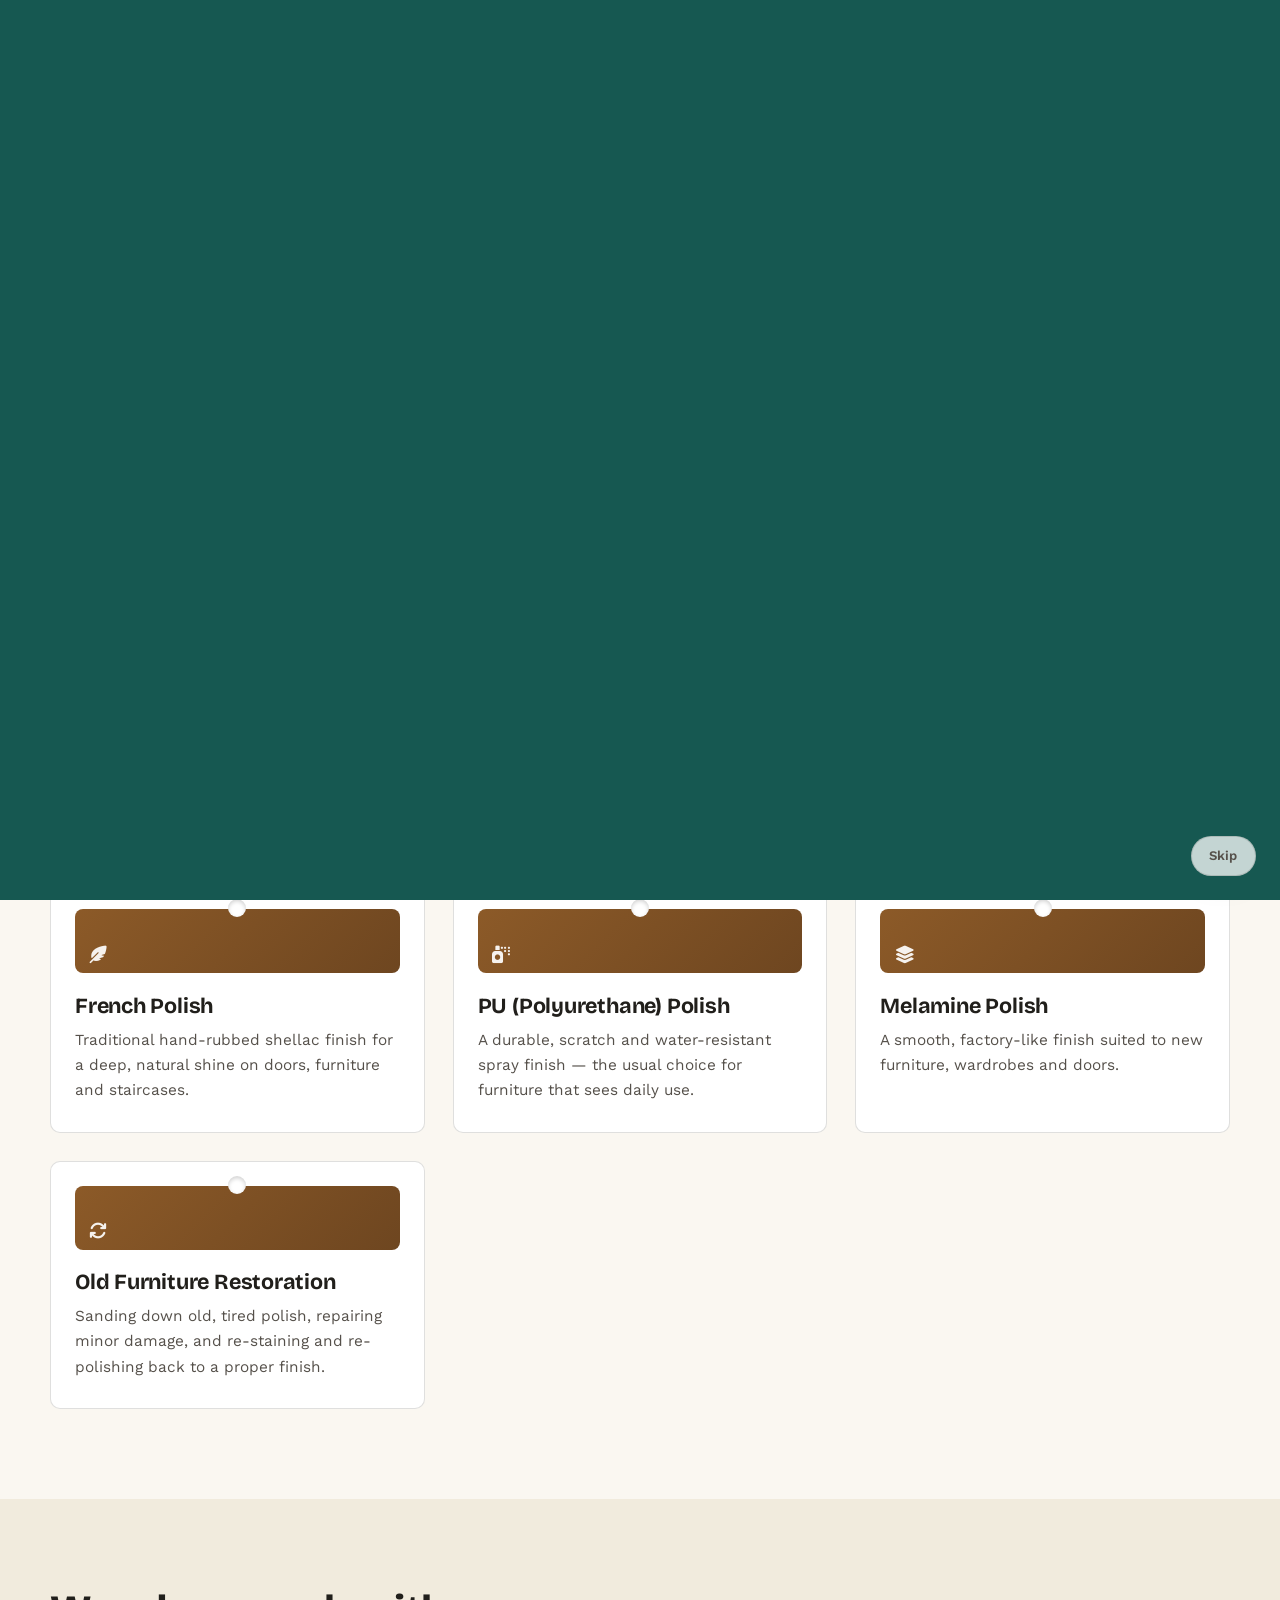
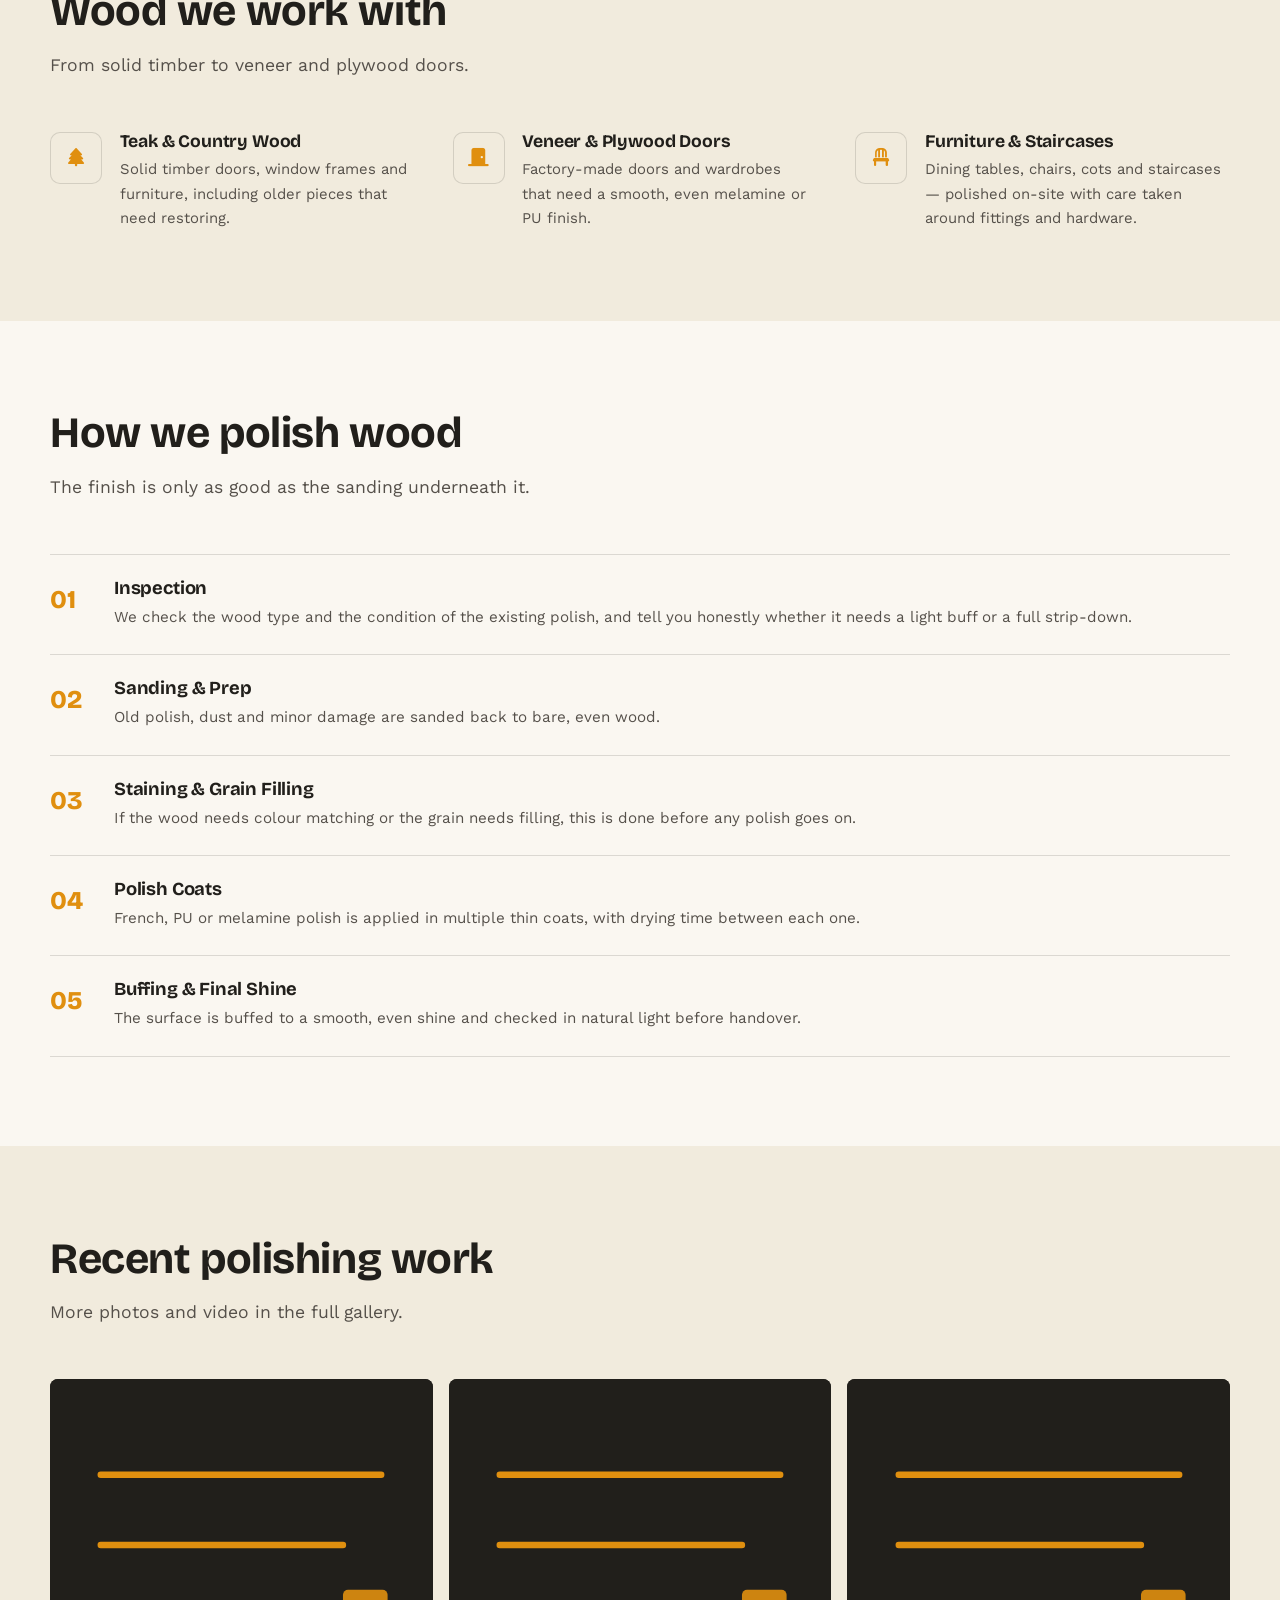
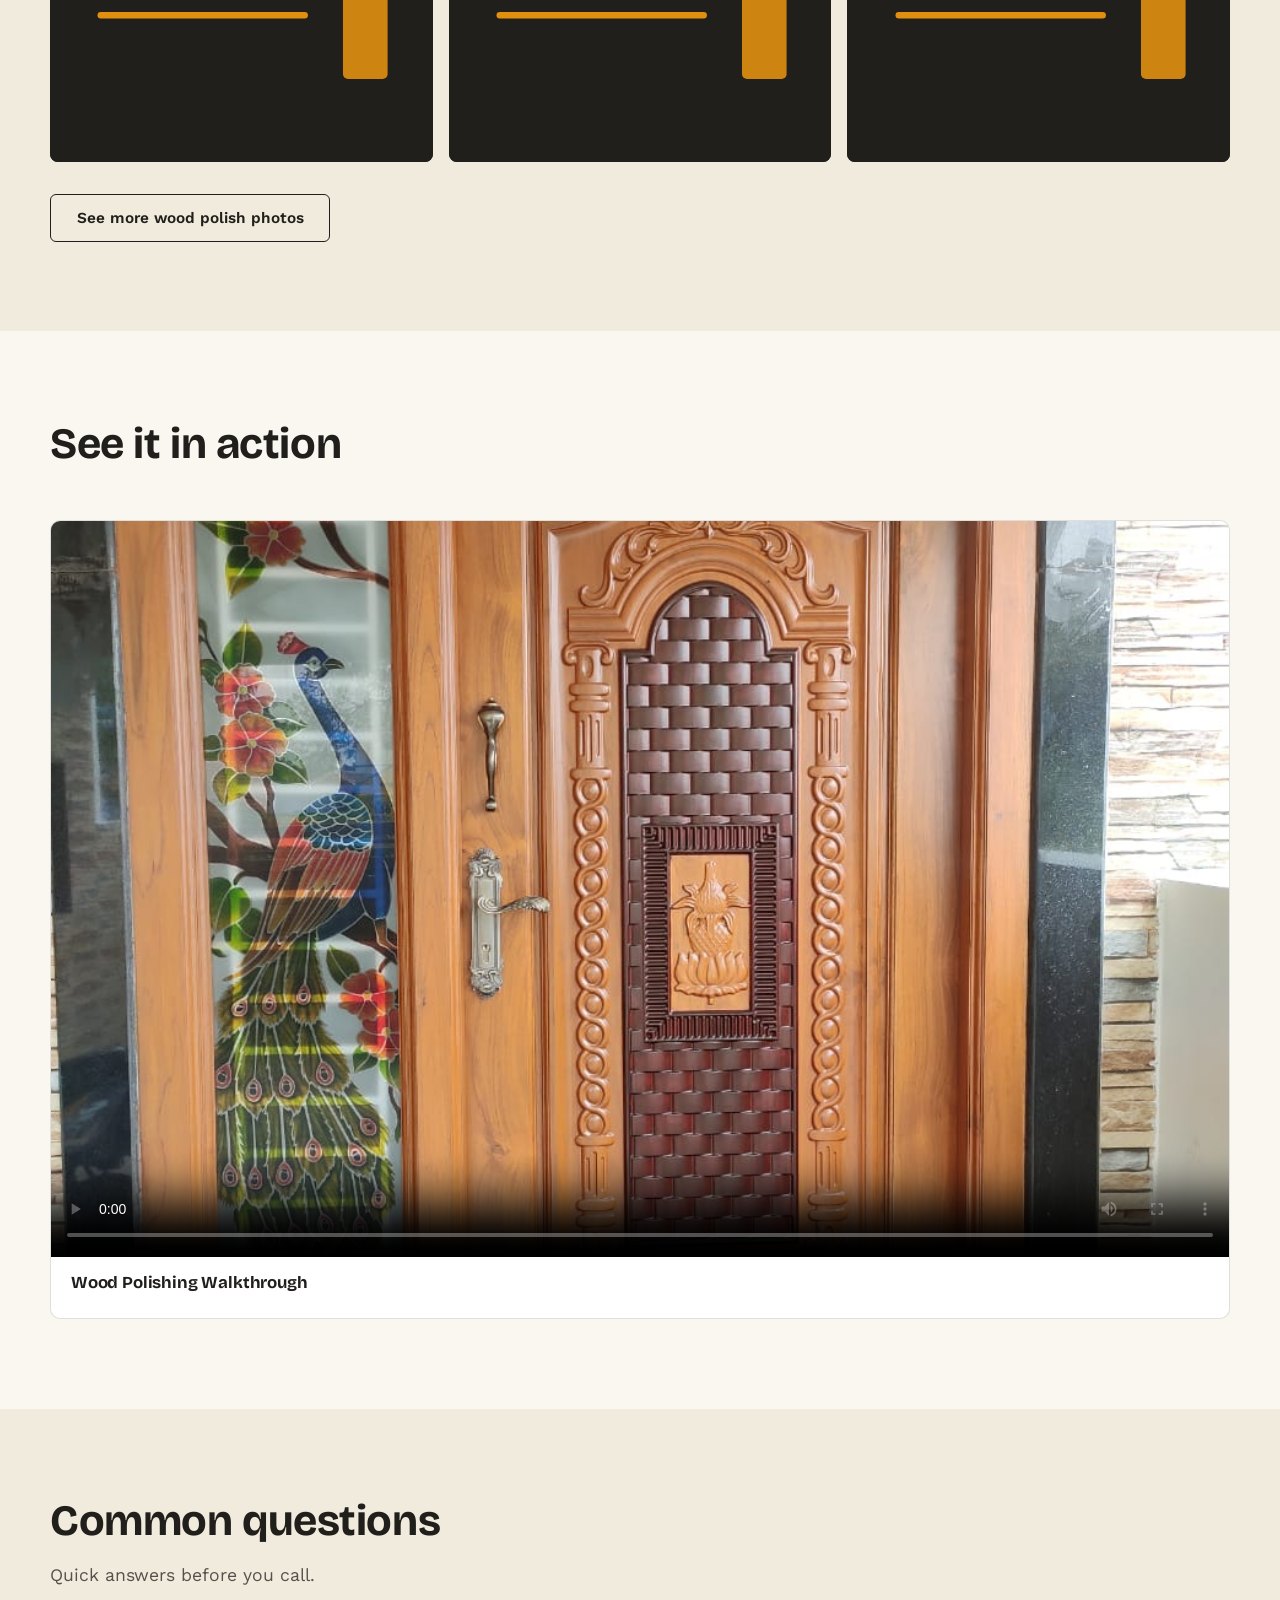
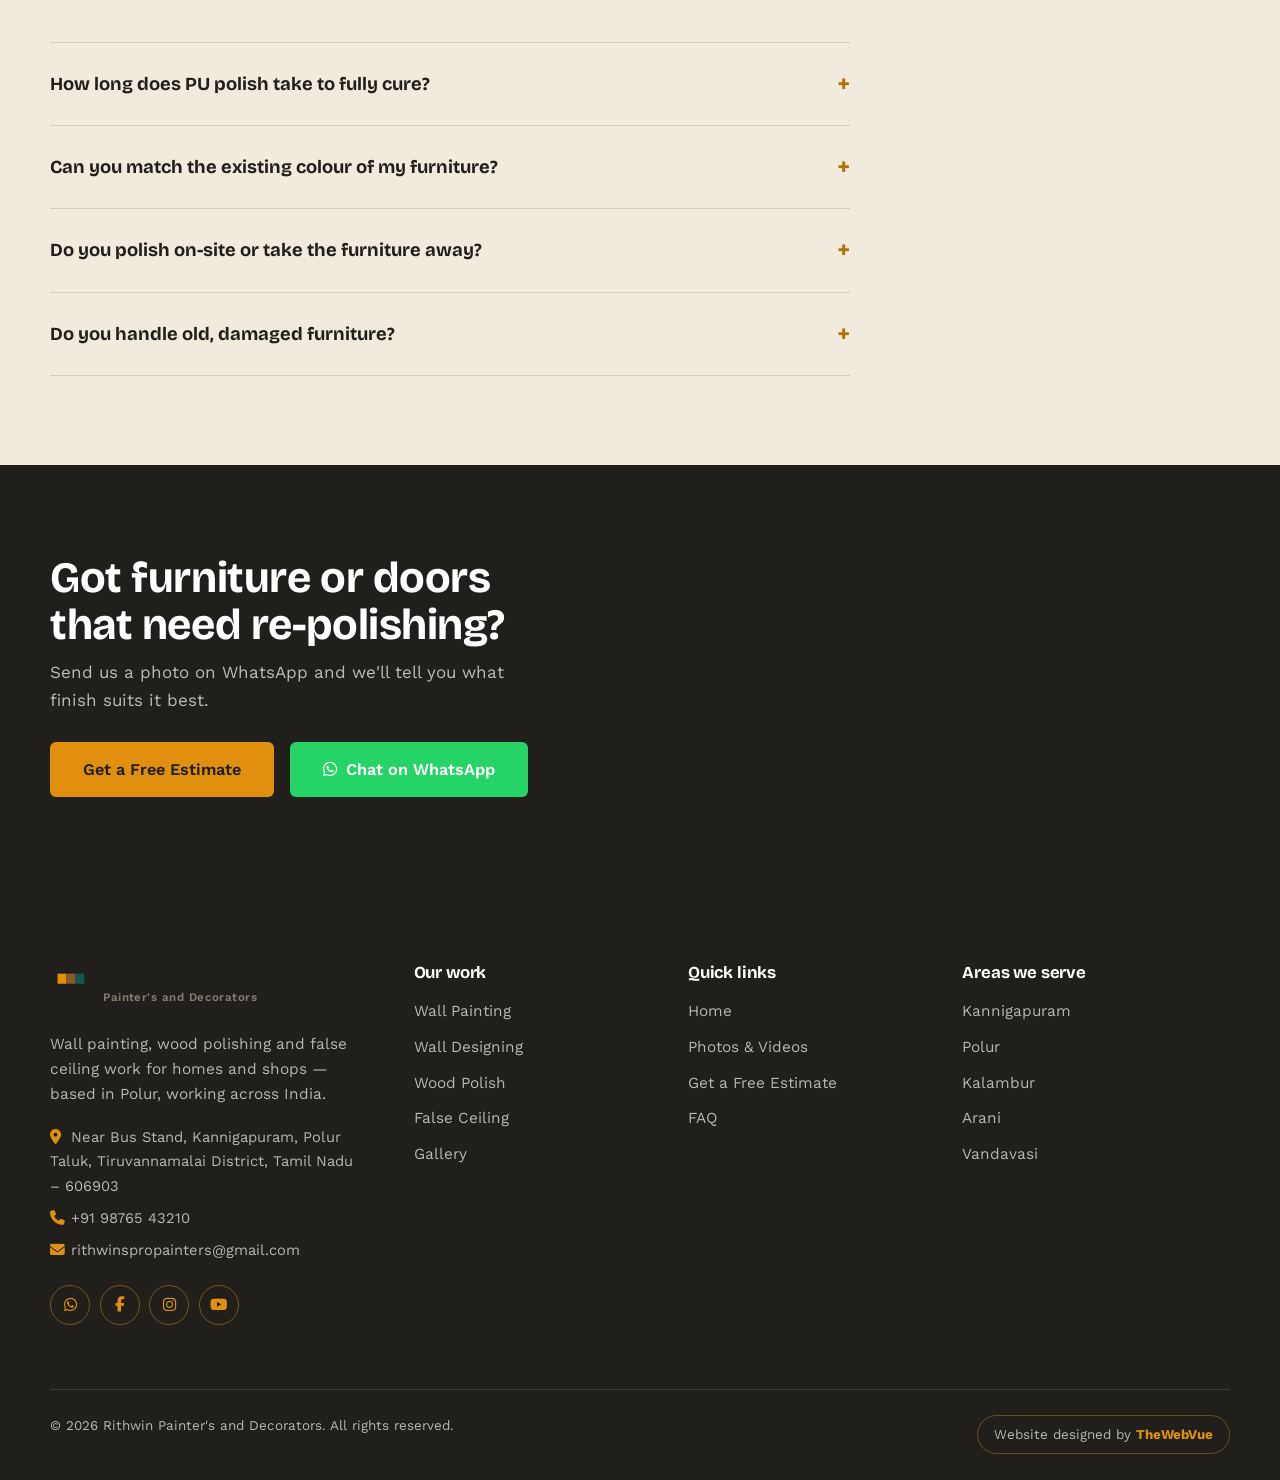
<file: wood-polish.html>
<!DOCTYPE html>
<html lang="en">
<head>
  <meta charset="UTF-8">
  <meta name="viewport" content="width=device-width, initial-scale=1">
  <title>Wood Polish | Rithwin Painter's and Decorators</title>
  <meta name="description" content="French polish, PU polish, melamine polish and old furniture restoration for doors, windows and furniture around Polur and Tiruvannamalai district.">
  <meta name="theme-color" content="#211F1B">
  <script>(function(){try{if(sessionStorage.getItem('rppIntroPlayed')){document.documentElement.className+=' intro-skip';}}catch(e){}})();</script>
  <noscript><style>.intro-overlay{display:none!important}</style></noscript>

  <link rel="preconnect" href="https://fonts.googleapis.com">
  <link rel="preconnect" href="https://fonts.gstatic.com" crossorigin>
  <link rel="preconnect" href="https://images.unsplash.com" crossorigin>
  <link href="https://fonts.googleapis.com/css2?family=Bricolage+Grotesque:opsz,wght@12..96,400..800&family=Work+Sans:wght@400;500;600;700&display=swap" rel="stylesheet">
  <link rel="stylesheet" href="https://cdnjs.cloudflare.com/ajax/libs/font-awesome/6.5.1/css/all.min.css" crossorigin="anonymous" referrerpolicy="no-referrer">
  <link rel="stylesheet" href="style.css">
</head>
<body>
  <a class="skip-link" href="#main">Skip to content</a>

  <div class="intro-overlay" id="intro-overlay" role="presentation" aria-hidden="true">
    <button type="button" class="intro-skip-btn" id="intro-skip">Skip</button>

    <svg width="0" height="0" style="position:absolute" aria-hidden="true" focusable="false">
      <defs>
        <filter id="intro-goo">
          <feGaussianBlur in="SourceGraphic" stdDeviation="9" result="blur"/>
          <feColorMatrix in="blur" mode="matrix" values="1 0 0 0 0  0 1 0 0 0  0 0 1 0 0  0 0 0 22 -9" result="goo"/>
          <feComposite in="SourceGraphic" in2="goo" operator="atop"/>
        </filter>
      </defs>
    </svg>

    <div class="intro-stage">
      <svg class="intro-bucket" viewBox="0 0 200 220" aria-hidden="true">
        <defs>
          <linearGradient id="canGrad" x1="0" y1="0" x2="1" y2="0">
            <stop offset="0%" stop-color="#cfc7b4"/>
            <stop offset="14%" stop-color="#f6f1e4"/>
            <stop offset="38%" stop-color="#fffdf8"/>
            <stop offset="66%" stop-color="#eae3d1"/>
            <stop offset="100%" stop-color="#b9b096"/>
          </linearGradient>
          <linearGradient id="rimGrad" x1="0" y1="0" x2="0" y2="1">
            <stop offset="0%" stop-color="#fffdf8"/>
            <stop offset="100%" stop-color="#c7bea8"/>
          </linearGradient>
          <linearGradient id="bandGrad" x1="0" y1="0" x2="1" y2="0">
            <stop offset="0%" stop-color="#E08F0F"/>
            <stop offset="50%" stop-color="#8C5A28"/>
            <stop offset="100%" stop-color="#135951"/>
          </linearGradient>
        </defs>

        <ellipse class="intro-bucket-shadow" cx="100" cy="207" rx="60" ry="11" fill="rgba(20,18,14,.28)"/>

        <g class="intro-bucket-body">
          <!-- cylindrical can body -->
          <path d="M44,88 C44,84 44,82 44,80 L44,190 C44,197 68,202 100,202 C132,202 156,197 156,190 L156,80 C156,82 156,84 156,88 Z"
                fill="url(#canGrad)" stroke="#1a170f" stroke-width="4.5" stroke-linejoin="round"/>
          <!-- base ellipse for a touch of 3D at the foot -->
          <path d="M44,186 C44,193 68,198 100,198 C132,198 156,193 156,186" fill="none" stroke="#1a170f" stroke-width="2" opacity=".35"/>
          <!-- glossy highlight streak -->
          <path d="M64,96 C58,130 58,160 66,192" fill="none" stroke="rgba(255,255,255,.55)" stroke-width="10" stroke-linecap="round"/>
          <path d="M148,98 C153,132 152,160 145,190" fill="none" stroke="rgba(20,18,14,.10)" stroke-width="11" stroke-linecap="round"/>
          <!-- rim -->
          <ellipse cx="100" cy="80" rx="58" ry="15" fill="url(#rimGrad)" stroke="#1a170f" stroke-width="4.5"/>
          <!-- wire bail handle -->
          <path d="M56,74 C56,30 144,30 144,74" fill="none" stroke="#1a170f" stroke-width="4.5" stroke-linecap="round"/>
          <circle cx="56" cy="74" r="6" fill="#1a170f"/>
          <circle cx="144" cy="74" r="6" fill="#1a170f"/>
          <!-- open top with visible (mixed) paint pool -->
          <ellipse cx="100" cy="78" rx="47" ry="10.5" fill="#1c1811"/>
          <ellipse cx="100" cy="77" rx="41" ry="8.5" fill="url(#bandGrad)"/>
          <ellipse cx="86" cy="74" rx="12" ry="3" fill="rgba(255,255,255,.30)"/>
          <!-- small permanent drips already clinging to the rim, like a can that's just been used -->
          <path d="M78,90 C75,99 72,108 78,115 C84,108 81,99 78,90 Z" fill="#E08F0F" stroke="#1a170f" stroke-width="2"/>
          <path d="M129,92 C126,100 124,107 129,113 C134,107 132,100 129,92 Z" fill="#8C5A28" stroke="#1a170f" stroke-width="2"/>
        </g>
      </svg>

      <span class="intro-stream intro-stream-1" aria-hidden="true"></span>
      <span class="intro-stream intro-stream-2" aria-hidden="true"></span>
      <span class="intro-stream intro-stream-3" aria-hidden="true"></span>
    </div>

    <div class="intro-splash" aria-hidden="true">
      <span class="intro-blob intro-blob-paint"></span>
      <span class="intro-blob intro-blob-wood"></span>
      <span class="intro-blob intro-blob-ceil"></span>
    </div>

    <div class="intro-reveal" aria-hidden="true">
      <span class="intro-brand">Rithwin Painter's and Decorators</span>
    </div>
  </div>

  <div class="topbar">
    <div class="container topbar-inner">
      <div class="topbar-links">
        <a href="tel:+919597639966"><i class="fa-solid fa-phone" aria-hidden="true"></i>+91 98765 43210</a>
        <span><i class="fa-solid fa-clock" aria-hidden="true"></i>Mon–Sat, 8:00 AM – 7:00 PM</span>
      </div>
      <span><i class="fa-solid fa-location-dot" aria-hidden="true"></i>Based in Polur — Projects All Over India</span>
    </div>
  </div>

  <header class="site-header" id="header">
    <div class="container nav-inner">
      <a href="index.html" class="brand" aria-label="Rithwin Painter's and Decorators, home">
        <svg class="brand-mark" viewBox="0 0 40 40" fill="none" aria-hidden="true">
          <rect x="6" y="8" width="28" height="12" rx="4" fill="none" stroke="#211F1B" stroke-width="1.6"/>
          <rect x="7.2" y="9.2" width="8.5" height="9.6" fill="#E08F0F"/>
          <rect x="15.7" y="9.2" width="8.5" height="9.6" fill="#8C5A28"/>
          <rect x="24.2" y="9.2" width="8.5" height="9.6" fill="#135951"/>
          <path d="M20 20 L20 26 L27 33" stroke="#211F1B" stroke-width="2" stroke-linecap="round" fill="none"/>
          <circle cx="27" cy="33" r="2.3" fill="#211F1B"/>
        </svg>
        <span class="brand-text">
          <span class="brand-name">Rithwin</span>
          <span class="brand-sub">Painter's and Decorators</span>
        </span>
      </a>

      <nav class="nav-menu" id="nav-menu" aria-label="Primary">
        <ul class="nav-links">
          <li><a class="nav-link" href="index.html">Home</a></li>
          <li><a class="nav-link" href="wall-painting.html">Wall Painting</a></li>
          <li><a class="nav-link is-active" href="wood-polish.html" aria-current="page">Wood Polish</a></li>
          <li><a class="nav-link" href="false-ceiling.html">False Ceiling</a></li>
          <li><a class="nav-link" href="gallery.html">Gallery</a></li>
          <li><a class="nav-link" href="contact.html">Contact</a></li>
        </ul>
        <a href="tel:+919597639966" class="btn btn-ochre nav-cta-mobile">Call Now</a>
      </nav>

      <div class="nav-actions">
        <a href="tel:+919597639966" class="btn btn-ochre btn-sm nav-cta">Call Now</a>
        <button class="nav-toggle" id="nav-toggle" type="button" aria-label="Open menu" aria-expanded="false" aria-controls="nav-menu">
          <span></span><span></span><span></span>
        </button>
      </div>
    </div>
  </header>
  <div class="nav-backdrop" id="nav-backdrop"></div>

  <a class="wa-float" href="https://wa.me/919597639966" target="_blank" rel="noopener" aria-label="Chat with us on WhatsApp">
    <i class="fa-brands fa-whatsapp" aria-hidden="true"></i>
  </a>

  <main id="main">
    <section class="page-banner banner-wood" aria-label="Wood Polish">
      <div class="container page-banner-grid">
        <div class="page-banner-copy">
          <nav class="crumbs" aria-label="Breadcrumb">
            <a href="index.html">Home</a><span aria-hidden="true">/</span><span aria-current="page">Wood Polish</span>
          </nav>
          <span class="eyebrow-chip"><span class="eyebrow-dot"></span>Wood Polish</span>
          <h1>Wood Polish</h1>
          <p class="lede">French, PU and melamine polish for doors, windows, wardrobes and furniture — including bringing old, tired wood back to a proper shine.</p>
          <div class="page-banner-actions">
            <a href="contact.html" class="btn btn-ink btn-lg">Get a Free Estimate</a>
            <a href="tel:+919597639966" class="btn btn-outline btn-lg"><i class="fa-solid fa-phone" aria-hidden="true"></i>Call Us</a>
          </div>
        </div>
        <div class="page-banner-media">
          <img src="assets/w_main.jpg" alt="A carpenter preparing a wood surface before polishing" width="1000" height="800" loading="lazy">
        </div>
      </div>
    </section>

    <section class="section" id="wood-services">
      <div class="container">
        <div class="section-head">
          <h2>Polishing services</h2>
          <p class="lede">We'll recommend the right finish for the wood and how the piece is used, not just the cheapest option.</p>
        </div>
        <div class="swatch-cards">
          <article class="swatch-card">
            <div class="swatch-chip chip-wood"><i class="fa-solid fa-feather-pointed" aria-hidden="true"></i></div>
            <div class="swatch-card-body">
              <h3>French Polish</h3>
              <p>Traditional hand-rubbed shellac finish for a deep, natural shine on doors, furniture and staircases.</p>
            </div>
          </article>
          <article class="swatch-card">
            <div class="swatch-chip chip-wood"><i class="fa-solid fa-spray-can" aria-hidden="true"></i></div>
            <div class="swatch-card-body">
              <h3>PU (Polyurethane) Polish</h3>
              <p>A durable, scratch and water-resistant spray finish — the usual choice for furniture that sees daily use.</p>
            </div>
          </article>
          <article class="swatch-card">
            <div class="swatch-chip chip-wood"><i class="fa-solid fa-layer-group" aria-hidden="true"></i></div>
            <div class="swatch-card-body">
              <h3>Melamine Polish</h3>
              <p>A smooth, factory-like finish suited to new furniture, wardrobes and doors.</p>
            </div>
          </article>
          <article class="swatch-card">
            <div class="swatch-chip chip-wood"><i class="fa-solid fa-arrows-rotate" aria-hidden="true"></i></div>
            <div class="swatch-card-body">
              <h3>Old Furniture Restoration</h3>
              <p>Sanding down old, tired polish, repairing minor damage, and re-staining and re-polishing back to a proper finish.</p>
            </div>
          </article>
        </div>
      </div>
    </section>

    <section class="section section-alt" id="wood-scope">
      <div class="container">
        <div class="section-head">
          <h2>Wood we work with</h2>
          <p class="lede">From solid timber to veneer and plywood doors.</p>
        </div>
        <div class="feature-grid">
          <div class="feature-item"><div class="feature-icon"><i class="fa-solid fa-tree" aria-hidden="true"></i></div><div><h3>Teak &amp; Country Wood</h3><p>Solid timber doors, window frames and furniture, including older pieces that need restoring.</p></div></div>
          <div class="feature-item"><div class="feature-icon"><i class="fa-solid fa-door-closed" aria-hidden="true"></i></div><div><h3>Veneer &amp; Plywood Doors</h3><p>Factory-made doors and wardrobes that need a smooth, even melamine or PU finish.</p></div></div>
          <div class="feature-item"><div class="feature-icon"><i class="fa-solid fa-chair" aria-hidden="true"></i></div><div><h3>Furniture &amp; Staircases</h3><p>Dining tables, chairs, cots and staircases — polished on-site with care taken around fittings and hardware.</p></div></div>
        </div>
      </div>
    </section>

    <section class="section" id="wood-process">
      <div class="container">
        <div class="section-head">
          <h2>How we polish wood</h2>
          <p class="lede">The finish is only as good as the sanding underneath it.</p>
        </div>
        <div class="process-list">
          <div class="process-step">
            <div class="step-num" aria-hidden="true"></div>
            <div><h3>Inspection</h3><p>We check the wood type and the condition of the existing polish, and tell you honestly whether it needs a light buff or a full strip-down.</p></div>
          </div>
          <div class="process-step">
            <div class="step-num" aria-hidden="true"></div>
            <div><h3>Sanding &amp; Prep</h3><p>Old polish, dust and minor damage are sanded back to bare, even wood.</p></div>
          </div>
          <div class="process-step">
            <div class="step-num" aria-hidden="true"></div>
            <div><h3>Staining &amp; Grain Filling</h3><p>If the wood needs colour matching or the grain needs filling, this is done before any polish goes on.</p></div>
          </div>
          <div class="process-step">
            <div class="step-num" aria-hidden="true"></div>
            <div><h3>Polish Coats</h3><p>French, PU or melamine polish is applied in multiple thin coats, with drying time between each one.</p></div>
          </div>
          <div class="process-step">
            <div class="step-num" aria-hidden="true"></div>
            <div><h3>Buffing &amp; Final Shine</h3><p>The surface is buffed to a smooth, even shine and checked in natural light before handover.</p></div>
          </div>
        </div>
      </div>
    </section>

    <section class="section section-alt" id="wood-gallery">
      <div class="container">
        <div class="section-head">
          <h2>Recent polishing work</h2>
          <p class="lede">More photos and video in the full gallery.</p>
        </div>
        <div style="display:grid;grid-template-columns:repeat(3,1fr);gap:1rem">
          <a class="tile-shot" href="gallery.html?category=wood" style="border-radius:8px;overflow:hidden;display:block;aspect-ratio:1/1;background:#211F1B">
            <img src="https://images.unsplash.com/photo-1710880694426-e42d4714ef98?auto=format&fit=crop&w=500&q=80" alt="Close-up of a polished wooden door handle" loading="lazy" style="width:100%;height:100%;object-fit:cover">
          </a>
          <a class="tile-shot" href="gallery.html?category=wood" style="border-radius:8px;overflow:hidden;display:block;aspect-ratio:1/1;background:#211F1B">
            <img src="https://images.unsplash.com/photo-1519643381401-22c77e60520e?auto=format&fit=crop&w=500&q=80" alt="A polished wooden dining table" loading="lazy" style="width:100%;height:100%;object-fit:cover">
          </a>
          <a class="tile-shot" href="gallery.html?category=wood" style="border-radius:8px;overflow:hidden;display:block;aspect-ratio:1/1;background:#211F1B">
            <img src="https://images.unsplash.com/photo-1779031242515-205111711b23?auto=format&fit=crop&w=500&q=80" alt="A carpenter preparing wood in the workshop" loading="lazy" style="width:100%;height:100%;object-fit:cover">
          </a>
        </div>
        <div style="margin-top:2rem">
          <a href="gallery.html?category=wood" class="btn btn-outline">See more wood polish photos</a>
        </div>
      </div>
    </section>

    <section class="section" id="wood-video">
      <div class="container">
        <div class="section-head">
          <h2>See it in action</h2>
          <p class="lede"></p>
        </div>
        <div class="video-grid">
          <div class="video-card">
            <div class="video-frame">
              <!-- TODO: replace the src below with the real Wood Polishing Walkthrough video once it's ready -->
              <video id="v-wood-detail" controls preload="metadata" poster="assets_3/w_7.jpeg">
                <source src="assets_4/vid_w_1.mp4" type="video/mp4">
                Your browser does not support embedded video. <a href="assets_4/vid_w_1.mp4">Download the video</a> instead.
              </video>
            </div>
            <div class="video-card-body">
              <h3>Wood Polishing Walkthrough</h3>
            </div>
          </div>
        </div>
      </div>
    </section>

    <section class="section section-alt" id="faq">
      <div class="container">
        <div class="section-head">
          <h2>Common questions</h2>
          <p class="lede">Quick answers before you call.</p>
        </div>
        <div class="faq-list">
          <details>
            <summary>How long does PU polish take to fully cure?</summary>
            <p>PU polish is dry to touch within a day, but reaches full hardness in about 5 to 7 days. We ask you to avoid heavy use of the furniture until then.</p>
          </details>
          <details>
            <summary>Can you match the existing colour of my furniture?</summary>
            <p>In most cases, yes. We bring sample stains to match against your existing wood before polishing the full piece.</p>
          </details>
          <details>
            <summary>Do you polish on-site or take the furniture away?</summary>
            <p>Doors, windows and staircases are polished on-site. Loose furniture like chairs or small tables can be polished on-site or at our workshop if a smoother finish is needed — we'll advise you on which suits your piece.</p>
          </details>
          <details>
            <summary>Do you handle old, damaged furniture?</summary>
            <p>Yes. Sanding back old polish and doing minor repairs before re-polishing is one of our most common jobs.</p>
          </details>
        </div>
      </div>
    </section>


    <section class="section cta-band" aria-label="Enquire">
      <div class="container cta-inner">
        <div>
          <h2>Got furniture or doors that need re-polishing?</h2>
          <p>Send us a photo on WhatsApp and we'll tell you what finish suits it best.</p>
        </div>
        <div class="cta-actions">
          <a href="contact.html" class="btn btn-ochre btn-lg">Get a Free Estimate</a>
          <a href="https://wa.me/919597639966" target="_blank" rel="noopener" class="btn btn-whatsapp btn-lg"><i class="fa-brands fa-whatsapp" aria-hidden="true"></i>Chat on WhatsApp</a>
        </div>
      </div>
    </section>

  </main>

  <footer class="site-footer">
    <div class="container">
      <div class="footer-grid">
        <div class="footer-about">
          <a href="index.html" class="brand" aria-label="Rithwin Painter's and Decorators, home">
            <svg class="brand-mark" viewBox="0 0 40 40" fill="none" aria-hidden="true">
          <rect x="6" y="8" width="28" height="12" rx="4" fill="none" stroke="#211F1B" stroke-width="1.6"/>
          <rect x="7.2" y="9.2" width="8.5" height="9.6" fill="#E08F0F"/>
          <rect x="15.7" y="9.2" width="8.5" height="9.6" fill="#8C5A28"/>
          <rect x="24.2" y="9.2" width="8.5" height="9.6" fill="#135951"/>
          <path d="M20 20 L20 26 L27 33" stroke="#211F1B" stroke-width="2" stroke-linecap="round" fill="none"/>
          <circle cx="27" cy="33" r="2.3" fill="#211F1B"/>
        </svg>
            <span class="brand-text"><span class="brand-name">Rithwin</span><span class="brand-sub">Painter's and Decorators</span></span>
          </a>
          <p>Wall painting, wood polishing and false ceiling work for homes and shops — based in Polur, working across India.</p>
          <div class="footer-address">
            <span><i class="fa-solid fa-location-dot" aria-hidden="true"></i>Near Bus Stand, Kannigapuram, Polur Taluk, Tiruvannamalai District, Tamil Nadu – 606903</span>
            <span><i class="fa-solid fa-phone" aria-hidden="true"></i><a href="tel:+919597639966">+91 98765 43210</a></span>
            <span><i class="fa-solid fa-envelope" aria-hidden="true"></i><a href="mailto:rithwinspropainters@gmail.com">rithwinspropainters@gmail.com</a></span>
          </div>
          <div class="socials">
            <a href="https://wa.me/919597639966" target="_blank" rel="noopener" aria-label="WhatsApp"><i class="fa-brands fa-whatsapp"></i></a>
            <a href="#" aria-label="Facebook"><i class="fa-brands fa-facebook-f"></i></a>
            <a href="https://www.instagram.com/rithwinpainters?stkn=cnlua2s0M3kzYmc2" target="_blank" rel="noopener" aria-label="Instagram"><i class="fa-brands fa-instagram"></i></a>
            <a href="https://youtube.com/@rithwinpainters-decorators?si=6OGazhKGy8rvEyZ9" aria-label="YouTube"><i class="fa-brands fa-youtube"></i></a>
          </div>
        </div>

        <div>
          <h4>Our work</h4>
          <ul class="footer-links">
            <li><a href="wall-painting.html">Wall Painting</a></li>
            <li><a href="wall-painting.html#wall-designing">Wall Designing</a></li>
            <li><a href="wood-polish.html">Wood Polish</a></li>
            <li><a href="false-ceiling.html">False Ceiling</a></li>
            <li><a href="gallery.html">Gallery</a></li>
          </ul>
        </div>

        <div>
          <h4>Quick links</h4>
          <ul class="footer-links">
            <li><a href="index.html">Home</a></li>
            <li><a href="gallery.html">Photos &amp; Videos</a></li>
            <li><a href="contact.html">Get a Free Estimate</a></li>
            <li><a href="contact.html#faq">FAQ</a></li>
          </ul>
        </div>

        <div>
          <h4>Areas we serve</h4>
          <ul class="footer-links">
            <li><a href="contact.html">Kannigapuram</a></li><li><a href="contact.html">Polur</a></li><li><a href="contact.html">Kalambur</a></li><li><a href="contact.html">Arani</a></li><li><a href="contact.html">Vandavasi</a></li>
          </ul>
        </div>
      </div>

      <div class="footer-bottom">
        <span>&copy; <span id="year">2026</span> Rithwin Painter's and Decorators. All rights reserved.</span>
        <!-- Designer credit: replace href="#" with the TheWebVue website address -->
        <p class="credit">Website designed by <a href="#" rel="noopener">TheWebVue</a></p>
      </div>
    </div>
  </footer>

  <script src="main.js" defer></script>
</body>
</html>
</file>
<file: style.css>
/* =========================================================
   Rithwin Painter's and Decorators — shared stylesheet
   ========================================================= */

/* =========================================================
   1. VARIABLES
========================================================= */
:root {
  /* Neutrals — a primed-wall canvas, not pure black/white */
  --canvas:      #FAF7F1;
  --canvas-dim:  #F1EBDD;
  --ink:         #211F1B;
  --ink-soft:    #55504A;
  --ink-faint:   #837C71;
  --white:       #FFFFFF;
  --line:        rgba(33, 31, 27, .14);
  --line-dark:   rgba(255, 255, 255, .16);

  /* The three service colors — one per page, used as literal paint chips */
  --ochre:       #E08F0F;   /* Wall Painting */
  --ochre-deep:  #B4720A;
  --wood:        #8C5A28;   /* Wood Polish */
  --wood-deep:   #6E4620;
  --petrol:      #135951;   /* False Ceiling */
  --petrol-deep: #0C3E38;

  --danger:      #B3261E;
  --whatsapp:    #25D366;

  --font-display: 'Bricolage Grotesque', 'Arial Black', sans-serif;
  --font-body: 'Work Sans', system-ui, -apple-system, 'Segoe UI', Roboto, sans-serif;

  --container: 1180px;
  --gutter: clamp(1.25rem, 4vw, 2.5rem);
  --section-y: clamp(3.75rem, 7vw, 6rem);
  --header-h: 76px;
  --topbar-h: 40px;
  --radius: 10px;
  --ease: cubic-bezier(.22, .61, .36, 1);
}

/* =========================================================
   2. RESET
========================================================= */
*, *::before, *::after { box-sizing: border-box; }
html { scroll-behavior: smooth; -webkit-text-size-adjust: 100%; }
body {
  margin: 0;
  font-family: var(--font-body);
  font-size: 1.0625rem;
  line-height: 1.65;
  color: var(--ink-soft);
  background: var(--canvas);
  -webkit-font-smoothing: antialiased;
  text-rendering: optimizeLegibility;
}
img, svg, video { display: block; max-width: 100%; }
a { color: inherit; text-decoration: none; }
ul { margin: 0; padding: 0; list-style: none; }
h1, h2, h3, h4, p, figure { margin: 0; }
button, input, select, textarea { font: inherit; color: inherit; }
button { cursor: pointer; background: none; border: 0; }
[hidden] { display: none !important; }
.no-scroll { overflow: hidden; }

:focus-visible { outline: 2px solid var(--ochre); outline-offset: 3px; }

.skip-link {
  position: absolute; left: 1rem; top: -4rem; z-index: 300;
  background: var(--ochre); color: var(--ink);
  padding: .6rem 1rem; border-radius: 4px; font-weight: 600;
  transition: top .2s;
}
.skip-link:focus { top: 1rem; }

/* =========================================================
   3. TYPOGRAPHY
========================================================= */
h1, h2, h3, h4 {
  font-family: var(--font-display);
  font-weight: 700;
  line-height: 1.08;
  letter-spacing: -.01em;
  color: var(--ink);
  text-wrap: balance;
}
h1 { font-size: clamp(2.4rem, 6vw, 4.6rem); font-weight: 800; line-height: 1.03; }
h2 { font-size: clamp(1.8rem, 3.6vw, 2.7rem); }
h3 { font-size: 1.35rem; }
p { text-wrap: pretty; }
.lede { font-size: 1.1rem; color: var(--ink-soft); max-width: 56ch; }

.on-dark { color: rgba(255, 255, 255, .78); }
.on-dark h1, .on-dark h2, .on-dark h3 { color: var(--white); }
.on-dark .lede { color: rgba(255, 255, 255, .74); }

/* =========================================================
   4. LAYOUT
========================================================= */
.container { width: min(100% - 2 * var(--gutter), var(--container)); margin-inline: auto; }
.section { padding-block: var(--section-y); overflow-x: clip; }
.section-alt { background: var(--canvas-dim); }
.section-dark { background: var(--ink); }

.section-head { max-width: 42rem; margin-bottom: clamp(2rem, 4.5vw, 3.25rem); }
.eyebrow-chip {
  display: inline-flex; align-items: center; gap: .5rem;
  padding: .35rem .8rem .35rem .5rem; border-radius: 999px;
  background: var(--canvas-dim); border: 1px solid var(--line);
  font-size: .85rem; font-weight: 600; color: var(--ink-soft);
  margin-bottom: 1rem;
}
.on-dark .eyebrow-chip { background: rgba(255, 255, 255, .08); border-color: rgba(255, 255, 255, .2); color: rgba(255, 255, 255, .82); }
.eyebrow-dot { width: 10px; height: 10px; border-radius: 3px; flex: none; }
.section-head .lede { margin-top: 1rem; }

/* Swatch strip — the recurring structural device: one chip per real service */
.swatch-strip { display: flex; gap: .5rem; }
.swatch-strip a, .swatch-strip span {
  width: 34px; height: 34px; border-radius: 8px;
  box-shadow: inset 0 0 0 1px rgba(0, 0, 0, .08);
  transition: transform .3s var(--ease);
}
.swatch-strip a:hover { transform: translateY(-4px); }
.swatch-strip .sw-paint { background: var(--ochre); }
.swatch-strip .sw-wood  { background: var(--wood); }
.swatch-strip .sw-ceil  { background: var(--petrol); }

/* =========================================================
   5. COMPONENTS
========================================================= */

/* ---------- Buttons ---------- */
.btn {
  display: inline-flex; align-items: center; justify-content: center; gap: .55rem;
  padding: .85rem 1.6rem; border-radius: 6px; border: 1px solid transparent;
  font-size: .96rem; font-weight: 600; line-height: 1.2; font-family: var(--font-body);
  transition: transform .3s var(--ease), box-shadow .3s var(--ease), background-color .25s, color .25s, border-color .25s;
}
.btn-lg { padding: 1.05rem 2rem; font-size: 1.02rem; }
.btn-sm { padding: .6rem 1.2rem; font-size: .88rem; }

.btn-ochre { background: var(--ochre); color: var(--ink); }
.btn-ochre:hover { background: var(--ochre-deep); transform: translateY(-2px); box-shadow: 0 14px 28px -12px rgba(224, 143, 15, .55); }

.btn-ink { background: var(--ink); color: var(--white); }
.btn-ink:hover { background: #363129; transform: translateY(-2px); box-shadow: 0 14px 28px -14px rgba(33, 31, 27, .6); }

.btn-outline { border-color: var(--ink); color: var(--ink); }
.btn-outline:hover { background: var(--ink); color: var(--white); transform: translateY(-2px); }

.btn-ghost-light { border-color: rgba(255, 255, 255, .55); color: var(--white); }
.btn-ghost-light:hover { background: var(--white); color: var(--ink); border-color: var(--white); transform: translateY(-2px); }

.btn-whatsapp { background: var(--whatsapp); color: var(--white); }
.btn-whatsapp:hover { background: #1EBE59; transform: translateY(-2px); box-shadow: 0 14px 26px -14px rgba(37, 211, 102, .6); }

/* ---------- Top utility bar ---------- */
.topbar {
  background: var(--ink); color: rgba(255, 255, 255, .82);
  font-size: .86rem;
}
.topbar-inner {
  display: flex; align-items: center; justify-content: space-between; gap: 1.5rem;
  height: var(--topbar-h);
}
.topbar-links { display: flex; align-items: center; gap: 1.5rem; }
.topbar a:hover { color: var(--ochre); }
.topbar i { margin-right: .4rem; color: var(--ochre); }

/* ---------- Header / navigation ---------- */
.site-header {
  position: sticky; top: 0; z-index: 100;
  background: var(--canvas);
  border-bottom: 1px solid transparent;
  transition: box-shadow .35s var(--ease), border-color .35s;
}
.site-header.is-scrolled { box-shadow: 0 8px 24px rgba(33, 31, 27, .1); border-color: var(--line); }

.nav-inner {
  display: flex; align-items: center; justify-content: space-between; gap: 1.5rem;
  padding-block: 1.1rem;
}
.brand { display: inline-flex; align-items: center; gap: .7rem; }
.brand-mark { width: 42px; height: 42px; flex: none; }
.brand-text { display: flex; flex-direction: column; line-height: 1.05; }
.brand-name { font-family: var(--font-display); font-size: 1.3rem; font-weight: 800; color: var(--ink); }
.brand-sub { margin-top: .2rem; font-size: .72rem; font-weight: 600; letter-spacing: .04em; color: var(--ink-faint); }

.nav-links { display: flex; align-items: center; gap: clamp(1.1rem, 2.4vw, 1.9rem); }
.nav-link {
  position: relative; padding: .4rem .1rem; font-size: .95rem; font-weight: 600; color: var(--ink-soft);
  transition: color .25s;
}
.nav-link::after {
  content: ""; position: absolute; left: 0; right: 0; bottom: -.15rem; height: 2px;
  background: var(--ochre); transform: scaleX(0); transform-origin: left; transition: transform .3s var(--ease);
}
.nav-link:hover, .nav-link.is-active { color: var(--ink); }
.nav-link:hover::after, .nav-link.is-active::after { transform: scaleX(1); }

.nav-actions { display: flex; align-items: center; gap: .75rem; }
.nav-cta-mobile { display: none; }

.nav-toggle {
  display: none; width: 44px; height: 44px; padding: 0;
  border: 1px solid var(--line); border-radius: 8px; position: relative;
}
.nav-toggle span {
  position: absolute; left: 12px; right: 12px; height: 2px; background: var(--ink);
  transition: transform .35s var(--ease), opacity .2s, top .35s var(--ease);
}
.nav-toggle span:nth-child(1) { top: 15px; }
.nav-toggle span:nth-child(2) { top: 21px; }
.nav-toggle span:nth-child(3) { top: 27px; }
.menu-open .nav-toggle span:nth-child(1) { top: 21px; transform: rotate(45deg); }
.menu-open .nav-toggle span:nth-child(2) { opacity: 0; }
.menu-open .nav-toggle span:nth-child(3) { top: 21px; transform: rotate(-45deg); }

.nav-backdrop {
  position: fixed; inset: 0; z-index: 90; background: rgba(33, 31, 27, .5);
  opacity: 0; visibility: hidden; transition: opacity .4s, visibility .4s;
}
.nav-backdrop.is-visible { opacity: 1; visibility: visible; }

/* ---------- Intro / preloader animation (paint bucket pour) ----------
   Plays once per browser session, on whichever page is opened first.
   html.intro-skip (set by an inline script in <head>, before this
   stylesheet or the overlay markup even paint) hides it instantly on
   every page after that, with no flash.

   Sequence: a big, shaded paint bucket tips over -> three brand-colour
   streams pour from it -> the streams land and burst into three gooey
   blobs that merge and swell to swallow the screen -> the brand name
   wipes on, brush-stroke style, over the mixed colour -> the whole
   overlay dissolves to reveal the site. */
.intro-overlay {
  position: fixed; inset: 0; z-index: 500;
  background: var(--canvas-dim); overflow: hidden;
}
html.intro-skip .intro-overlay { display: none !important; }

.intro-skip-btn {
  position: absolute; right: 1.5rem; bottom: 1.5rem; z-index: 6;
  padding: .5rem 1.1rem; border: 1px solid var(--line); border-radius: 999px;
  font-size: .82rem; font-weight: 600; color: var(--ink-soft); background: rgba(255, 255, 255, .75);
  opacity: 0; animation: intro-skip-in .4s ease .9s forwards;
}
.intro-skip-btn:hover { color: var(--ink); border-color: var(--ochre-deep); }
@keyframes intro-skip-in { to { opacity: 1; } }

/* -- Bucket stage -- */
.intro-stage {
  position: absolute; left: 50%; top: 12vh; z-index: 2;
  width: clamp(210px, 27vw, 340px); height: clamp(230px, 29vw, 370px);
  transform: translateX(-50%) translateY(14px) scale(.92); opacity: 0;
}
.intro-overlay.is-enter .intro-stage,
.intro-overlay.is-tip .intro-stage { animation: intro-stage-in .5s var(--ease) forwards; }
@keyframes intro-stage-in { to { opacity: 1; transform: translateX(-50%) translateY(0) scale(1); } }
/* fill-mode "both" + an explicit "from" keeps the stage visible (opacity 1,
   settled position) through the .15s delay -- without "both" here, this
   later (equal-specificity) rule would win the cascade the instant
   is-splash is added and the stage would snap invisible immediately,
   before its own fade-out even starts. */
.intro-overlay.is-splash .intro-stage { animation: intro-stage-out .55s ease-in .15s both; }
@keyframes intro-stage-out {
  from { opacity: 1; transform: translateX(-50%) translateY(0) scale(1); }
  to   { opacity: 0; transform: translateX(-50%) translateY(-6px) scale(1.03); }
}

.intro-bucket { position: absolute; inset: 0; width: 100%; height: 100%; overflow: visible; }
.intro-bucket-shadow { transform-origin: 50% 50%; }
.intro-bucket-body { transform-box: fill-box; transform-origin: 50% 100%; }
/* The can now stays upright the whole time (matching a real paint-can photo
   overflowing at the rim) instead of tipping over -- a bottom-anchored
   squash-and-stretch "thump" reads as it settling into place, rather than
   the earlier full rotation, which pulled the pour point away from the
   fixed drips below and looked disconnected. */
.intro-overlay.is-tip .intro-bucket-body,
.intro-overlay.is-splash .intro-bucket-body { animation: intro-bucket-settle .6s cubic-bezier(.34, 1.56, .64, 1) .05s both; }
@keyframes intro-bucket-settle {
  0%   { transform: scale(1, 1); }
  40%  { transform: scale(1.05, .93); }
  70%  { transform: scale(.97, 1.04); }
  100% { transform: scale(1, 1); }
}
.intro-overlay.is-tip .intro-bucket-shadow,
.intro-overlay.is-splash .intro-bucket-shadow { animation: intro-shadow-pulse .6s cubic-bezier(.34, 1.56, .64, 1) .05s both; }
@keyframes intro-shadow-pulse {
  0%   { transform: scale(1); }
  40%  { transform: scale(1.1, .88); }
  100% { transform: scale(1); }
}

/* -- Three streams overflowing the rim and running down the can's front,
   into the puddle below -- the can no longer tips, so these sit at fixed
   points across the rim's front edge (cx=100,rx=58 in the 200x220
   viewBox), same spot the two permanent drip accents hang from. */
.intro-stream {
  position: absolute; top: 33%; width: 12px; height: 0; border-radius: 3px 3px 50% 50% / 3px 3px 65% 65%;
  opacity: 0; filter: drop-shadow(0 2px 2px rgba(0, 0, 0, .12));
}
.intro-stream-1 { left: 35%; background: linear-gradient(180deg, var(--ochre), var(--ochre-deep)); }
.intro-stream-2 { left: 50%; background: linear-gradient(180deg, var(--wood), var(--wood-deep)); }
.intro-stream-3 { left: 65%; background: linear-gradient(180deg, var(--petrol), var(--petrol-deep)); }
.intro-overlay.is-tip .intro-stream,
.intro-overlay.is-splash .intro-stream { animation-name: intro-stream-grow; animation-duration: .6s; animation-timing-function: ease-in; animation-fill-mode: forwards; }
.intro-overlay.is-tip .intro-stream-1, .intro-overlay.is-splash .intro-stream-1 { animation-delay: .28s; }
.intro-overlay.is-tip .intro-stream-2, .intro-overlay.is-splash .intro-stream-2 { animation-delay: .36s; }
.intro-overlay.is-tip .intro-stream-3, .intro-overlay.is-splash .intro-stream-3 { animation-delay: .44s; }
@keyframes intro-stream-grow {
  0%   { height: 0; opacity: 0; }
  8%   { opacity: 1; }
  100% { height: 44vh; opacity: 1; }
}

/* -- Splash: three gooey blobs that merge and swell to cover the screen -- */
.intro-splash {
  position: absolute; left: 50%; top: 64vh; z-index: 1;
  width: 1px; height: 1px;
  filter: url(#intro-goo);
}
.intro-blob {
  position: absolute; top: 0; border-radius: 50%;
  width: 30vmin; height: 30vmin; transform: translate(-50%, -50%) scale(0);
}
/* Each blob is fully opaque and stacks in paint order (paint -> wood -> ceil),
   so as they swell, colours genuinely swallow one another the way wet paint
   does when poured in sequence, settling into a single flat petrol backdrop
   once the last (biggest, on-top) colour has covered the screen -- a clean
   brand-colour stage for the wipe-on brand name, rather than a mix-blend
   result, which (tried and rejected) crushes three saturated colours down
   to a muddy near-black once they fully overlap. */
.intro-blob-paint { left: -9vmin; background: var(--ochre); mix-blend-mode: multiply; }
.intro-blob-wood  { left: 6vmin;  background: var(--wood); mix-blend-mode: multiply; }
.intro-blob-ceil  { left: 21vmin; background: var(--petrol); } /* normal blend: cleanly covers the mix once fully grown */
.intro-overlay.is-splash .intro-blob { animation-name: intro-blob-grow; animation-duration: 1.1s; animation-timing-function: cubic-bezier(.36, 0, .3, 1); animation-fill-mode: forwards; }
.intro-overlay.is-splash .intro-blob-paint { animation-delay: 0s; }
.intro-overlay.is-splash .intro-blob-wood  { animation-delay: .1s; }
.intro-overlay.is-splash .intro-blob-ceil  { animation-delay: .2s; }
@keyframes intro-blob-grow {
  0%   { transform: translate(-50%, -50%) scale(0); }
  22%  { transform: translate(-50%, -50%) scale(1); }
  100% { transform: translate(-50%, -50%) scale(16); }
}

/* -- Brand name, wiped on like a roller stroke over the mixed colour -- */
.intro-reveal {
  position: fixed; inset: 0; z-index: 4;
  display: flex; align-items: center; justify-content: center; padding-inline: 1.5rem;
}
.intro-brand {
  font-family: var(--font-display); font-weight: 800; color: var(--white);
  font-size: clamp(1.7rem, 5.6vw, 3.4rem); letter-spacing: -.01em; text-align: center;
  text-shadow: 0 10px 30px rgba(0, 0, 0, .22);
  clip-path: inset(0 100% 0 0);
}
.intro-overlay.is-reveal .intro-brand { animation: intro-brand-wipe .85s cubic-bezier(.65, 0, .35, 1) forwards; }
@keyframes intro-brand-wipe { to { clip-path: inset(0 0 0 0); } }

/* -- Exit: the whole overlay dissolves away -- */
.intro-overlay.is-exit { animation: intro-exit .55s ease-in forwards; }
@keyframes intro-exit { to { opacity: 0; } }

.intro-overlay.is-skip { transition: opacity .35s ease; opacity: 0; }
.intro-overlay.is-skip * { animation: none !important; }

@media (prefers-reduced-motion: reduce) {
  .intro-overlay { display: none !important; }
}

/* ---------- WhatsApp floating button ---------- */
.wa-float {
  position: fixed; right: clamp(1rem, 3vw, 1.75rem); bottom: clamp(1rem, 3vw, 1.75rem); z-index: 120;
  width: 60px; height: 60px; border-radius: 50%;
  display: grid; place-items: center; background: var(--whatsapp); color: var(--white);
  font-size: 1.5rem; box-shadow: 0 12px 30px -8px rgba(0, 0, 0, .4);
  transition: transform .3s var(--ease);
}
.wa-float::before {
  content: ""; position: absolute; inset: 0; border-radius: 50%;
  border: 2px solid var(--whatsapp); animation: wa-pulse 2.4s ease-out infinite;
}
.wa-float:hover { transform: scale(1.08); }
@keyframes wa-pulse {
  0%   { transform: scale(1); opacity: .7; }
  100% { transform: scale(1.55); opacity: 0; }
}

/* ---------- Hero ---------- */
.hero {
  position: relative; overflow: hidden;
  padding-block: clamp(2.5rem, 6vw, 4rem) clamp(3rem, 7vw, 5rem);
  background: var(--canvas-dim);
}
.hero-grid {
  display: grid; grid-template-columns: 1.05fr .95fr; gap: clamp(2rem, 5vw, 4rem); align-items: center;
}
.hero-copy .eyebrow-chip { margin-bottom: 1.25rem; }

.hero-title { position: relative; display: inline-block; overflow: hidden; }
.hero-title span { display: block; }
.hero-title::after {
  content: ""; position: absolute; inset: 0; background: var(--ochre);
  transform-origin: left; animation: roller-sweep 1.1s var(--ease) .15s both;
}
@keyframes roller-sweep {
  0%   { transform: scaleX(0); }
  55%  { transform: scaleX(1); }
  100% { transform: scaleX(1); opacity: 0; }
}
.hero-copy .lede { margin-top: 1.5rem; font-size: 1.15rem; }
.hero-stats {
  display: flex; flex-wrap: wrap; gap: clamp(1.5rem, 4vw, 2.75rem);
  margin-top: 2.25rem; padding-top: 1.75rem; border-top: 1px solid var(--line);
}
.hero-stat strong { display: block; font-family: var(--font-display); font-size: 2rem; color: var(--ink); }
.hero-stat span { font-size: .88rem; color: var(--ink-faint); }
.hero-actions { display: flex; flex-wrap: wrap; gap: 1rem; margin-top: 2.25rem; }

.hero-media { position: relative; border-radius: var(--radius); overflow: hidden; aspect-ratio: 4 / 5; background: var(--ink); }
.hero-media img { width: 100%; height: 100%; object-fit: cover; }
.hero-media-badge {
  position: absolute; left: 1.25rem; bottom: 1.25rem; right: 1.25rem;
  background: rgba(33, 31, 27, .82); backdrop-filter: blur(3px);
  color: var(--white); padding: 1rem 1.15rem; border-radius: 8px;
  display: flex; align-items: center; gap: .85rem; font-size: .92rem;
}
.hero-media-badge i { color: var(--ochre); font-size: 1.3rem; }

.hero .swatch-strip { margin-top: 2.5rem; }
.hero-swatch-label { font-size: .82rem; color: var(--ink-faint); margin-bottom: .6rem; }

/* ---------- Page banner (inner pages) ---------- */
.page-banner { position: relative; padding-block: clamp(2.75rem, 6vw, 4.5rem); overflow: hidden; }
.page-banner-grid { display: grid; grid-template-columns: 1.2fr .8fr; gap: clamp(2rem, 5vw, 3.5rem); align-items: center; }
.crumbs { display: flex; flex-wrap: wrap; gap: .5rem; align-items: center; font-size: .88rem; color: var(--ink-faint); margin-bottom: 1rem; }
.crumbs a:hover { color: var(--ink); }
.crumbs [aria-current] { color: var(--ink); font-weight: 600; }
.page-banner-media { border-radius: var(--radius); overflow: hidden; aspect-ratio: 5 / 4; background: var(--ink); }
.page-banner-media img { width: 100%; height: 100%; object-fit: cover; }
.page-banner .lede { margin-top: 1.25rem; }
.page-banner-actions { display: flex; flex-wrap: wrap; gap: 1rem; margin-top: 2rem; }

/* Colored banner variants keyed to each service */
.banner-paint { background: linear-gradient(155deg, #FCF1DC 0%, var(--canvas-dim) 65%); }
.banner-paint .eyebrow-dot { background: var(--ochre); }
.banner-wood  { background: linear-gradient(155deg, #F3E7D6 0%, var(--canvas-dim) 65%); }
.banner-wood .eyebrow-dot { background: var(--wood); }
.banner-ceil  { background: linear-gradient(155deg, #DEEDEA 0%, var(--canvas-dim) 65%); }
.banner-ceil .eyebrow-dot { background: var(--petrol); }

/* ---------- Swatch service cards ---------- */
.swatch-cards { display: grid; gap: 1.75rem; grid-template-columns: repeat(auto-fit, minmax(min(100%, 300px), 1fr)); }
.swatch-card {
  position: relative; background: var(--white); border: 1px solid var(--line); border-radius: var(--radius);
  padding-top: 1.5rem; overflow: hidden;
  transition: transform .4s var(--ease), box-shadow .4s var(--ease);
}
.swatch-card:hover { transform: translateY(-6px); box-shadow: 0 28px 50px -28px rgba(33, 31, 27, .35); }
.swatch-chip {
  height: 64px; margin: 0 1.5rem 1.35rem; border-radius: 8px; position: relative;
  display: flex; align-items: flex-end; padding: .6rem .9rem;
}
.swatch-chip::before {
  content: ""; position: absolute; top: -10px; left: 50%; transform: translateX(-50%);
  width: 18px; height: 18px; border-radius: 50%; background: var(--white);
  box-shadow: inset 0 2px 4px rgba(0, 0, 0, .18);
}
.swatch-chip i { color: rgba(255, 255, 255, .92); font-size: 1.1rem; }
.chip-paint { background: linear-gradient(135deg, var(--ochre), var(--ochre-deep)); }
.chip-wood  { background: linear-gradient(135deg, var(--wood), var(--wood-deep)); }
.chip-ceil  { background: linear-gradient(135deg, var(--petrol), var(--petrol-deep)); }

.swatch-card-body { padding: 0 1.5rem 1.75rem; }
.swatch-card-body h3 { margin-bottom: .6rem; }
.swatch-card-body p { font-size: .96rem; }
.swatch-card-body .btn { margin-top: 1.25rem; }
.swatch-card ul.mini-list { margin-top: 1rem; display: grid; gap: .5rem; font-size: .93rem; }
.swatch-card ul.mini-list li { display: flex; gap: .55rem; align-items: flex-start; }
.swatch-card ul.mini-list i { margin-top: .3rem; font-size: .8rem; }

/* ---------- Process steps (a real sequence — numbers are earned here) ---------- */
.process-list { display: grid; gap: 0; counter-reset: step; }
.process-step {
  display: grid; grid-template-columns: auto 1fr; gap: 1.5rem;
  padding-block: 1.5rem; border-top: 1px solid var(--line);
}
.process-list > :last-child { border-bottom: 1px solid var(--line); }
.step-num {
  counter-increment: step; font-family: var(--font-display); font-size: 1.6rem; font-weight: 800;
  color: var(--ochre); width: 2.5rem;
}
.step-num::before { content: counter(step, decimal-leading-zero); }
.process-step h3 { font-size: 1.15rem; margin-bottom: .4rem; }
.process-step p { font-size: .95rem; }

/* ---------- Why choose us / feature grid ---------- */
.feature-grid { display: grid; gap: 1.75rem; grid-template-columns: repeat(auto-fit, minmax(min(100%, 260px), 1fr)); }
.feature-item { display: flex; gap: 1.1rem; }
.feature-icon {
  flex: none; width: 52px; height: 52px; border-radius: 10px;
  display: grid; place-items: center; font-size: 1.15rem;
  background: var(--canvas-dim); color: var(--ochre); border: 1px solid var(--line);
}
.on-dark .feature-icon { background: rgba(255, 255, 255, .08); border-color: rgba(255, 255, 255, .18); color: var(--ochre); }
.feature-item h3 { font-size: 1.1rem; margin-bottom: .4rem; }
.feature-item p { font-size: .93rem; }

/* ---------- Stat band ---------- */
.stat-band { display: flex; flex-wrap: wrap; gap: clamp(2rem, 6vw, 4rem); }
.stat-block strong { display: block; font-family: var(--font-display); font-size: clamp(2.2rem, 4.5vw, 3rem); color: var(--white); }
.stat-block span { font-size: .92rem; color: rgba(255, 255, 255, .68); }

/* ---------- Service-area chip list ---------- */
.area-chips { display: flex; flex-wrap: wrap; gap: .6rem; }
.area-chip {
  padding: .55rem 1.1rem; border-radius: 999px; border: 1px solid var(--line);
  font-size: .88rem; font-weight: 500; color: var(--ink-soft); background: var(--white);
}

/* ---------- Video showcase ---------- */
.video-grid { display: grid; gap: 1.75rem; grid-template-columns: repeat(auto-fit, minmax(min(100%, 320px), 1fr)); }
.video-card { background: var(--white); border: 1px solid var(--line); border-radius: var(--radius); overflow: hidden; }
.video-frame { position: relative; aspect-ratio: 16 / 10; background: var(--ink); }
.video-frame video { width: 100%; height: 100%; object-fit: cover; }
.video-card-body { padding: 1.1rem 1.25rem 1.3rem; }
.video-card-body h3 { font-size: 1.05rem; margin-bottom: .3rem; }
.video-card-body p { font-size: .88rem; color: var(--ink-faint); }

/* ---------- Testimonials ---------- */
.testimonial-grid { display: grid; gap: 1.5rem; grid-template-columns: repeat(auto-fit, minmax(min(100%, 300px), 1fr)); }
.testimonial-card { background: var(--white); border: 1px solid var(--line); border-radius: var(--radius); padding: 1.75rem; }
.testimonial-mark { width: 12px; height: 12px; border-radius: 3px; background: var(--ochre); margin-bottom: 1rem; }
.testimonial-card p { font-size: .98rem; color: var(--ink-soft); }
.testimonial-name { margin-top: 1.1rem; font-weight: 700; color: var(--ink); font-size: .95rem; }
.testimonial-loc { font-size: .85rem; color: var(--ink-faint); }
.stars { color: var(--ochre); font-size: .85rem; margin-bottom: .75rem; }

/* ---------- Gallery ---------- */
/* .gallery-wrap holds the sticky jump-nav plus all three category
   sections as DIRECT children -- position:sticky can only stay pinned for
   as long as its own parent box is on screen, so the filters bar's parent
   here spans the full wall+wood+ceiling scroll range. It un-sticks once
   you scroll past the false-ceiling section, which is the point: it stays
   put while you're browsing the gallery, not forever. */
.gallery-wrap { padding-top: clamp(2rem, 5vw, 3.5rem); }
.gallery-filters {
  position: sticky; top: var(--header-h); z-index: 90;
  display: flex; flex-wrap: wrap; gap: .6rem;
  padding-block: 1rem; margin-bottom: 1.5rem;
  background: var(--canvas);
  border-bottom: 1px solid transparent;
  transition: border-color .3s, box-shadow .3s;
}
.gallery-filters.is-stuck { border-color: var(--line); box-shadow: 0 8px 20px rgba(33, 31, 27, .08); }
.chip {
  display: inline-block; text-decoration: none;
  padding: .55rem 1.2rem; border: 1px solid var(--line); border-radius: 999px;
  background: var(--white); color: var(--ink-soft); font-size: .9rem; font-weight: 600;
  transition: background-color .25s, color .25s, border-color .25s, transform .25s var(--ease);
}
.chip:hover { border-color: var(--ochre-deep); color: var(--ink); transform: translateY(-2px); }
.chip.is-active { background: var(--ink); border-color: var(--ink); color: var(--white); }
.chip-count { opacity: .6; font-weight: 500; }

.gallery-grid { display: grid; grid-template-columns: repeat(4, 1fr); grid-auto-rows: clamp(150px, 19vw, 230px); gap: 12px; }
.gallery-item {
  position: relative; padding: 0; overflow: hidden; border-radius: 8px; background: var(--ink); cursor: zoom-in;
}
/* Photo only -- no tag chip or caption overlay on the card itself. */
.gallery-item img { width: 100%; height: 100%; object-fit: cover; transition: transform .9s var(--ease); }
.gallery-item:hover img, .gallery-item:focus-visible img { transform: scale(1.07); }

/* ---------- Lightbox ---------- */
.lightbox {
  position: fixed; inset: 0; z-index: 200; display: flex; align-items: center; justify-content: center;
  background: rgba(24, 22, 19, .95); opacity: 0; visibility: hidden;
  transition: opacity .4s var(--ease), visibility .4s;
}
.lightbox.is-open { opacity: 1; visibility: visible; }
.lb-stage { width: 100%; height: 100%; display: flex; align-items: center; justify-content: center; padding: 4.5rem 1rem 5rem; }
.lb-figure { max-width: min(1100px, 100%); transform: scale(.96); transition: transform .5s var(--ease); }
.lightbox.is-open .lb-figure { transform: none; }
.lb-figure img { max-width: 100%; max-height: 72vh; margin-inline: auto; border-radius: 4px; box-shadow: 0 30px 70px rgba(0, 0, 0, .5); }
.lb-figure figcaption { margin-top: 1rem; text-align: center; color: rgba(255, 255, 255, .85); font-size: .95rem; }
.lb-count { display: block; margin-top: .2rem; font-size: .8rem; color: var(--ochre); }
.lb-btn {
  position: absolute; z-index: 2; width: 50px; height: 50px; display: grid; place-items: center;
  background: rgba(255, 255, 255, .05); border: 1px solid rgba(224, 143, 15, .7); border-radius: 50%;
  color: var(--ochre); font-size: 1rem; transition: background-color .3s, color .3s;
}
.lb-btn:hover { background: var(--ochre); color: var(--ink); }
.lb-close { top: 1.25rem; right: 1.25rem; }
.lb-prev, .lb-next { top: 50%; margin-top: -25px; }
.lb-prev { left: 1.25rem; }
.lb-next { right: 1.25rem; }

/* ---------- FAQ ---------- */
.faq-list { max-width: 800px; border-top: 1px solid var(--line); }
.faq-list details { padding: 1.25rem 0; border-bottom: 1px solid var(--line); }
.faq-list summary {
  display: flex; align-items: center; justify-content: space-between; gap: 1.5rem;
  font-family: var(--font-display); font-size: 1.15rem; font-weight: 700; color: var(--ink);
  cursor: pointer; list-style: none;
}
.faq-list summary::-webkit-details-marker { display: none; }
.faq-list summary::after { content: "+"; flex: none; font-size: 1.6rem; color: var(--ochre-deep); transition: transform .3s var(--ease); }
.faq-list details[open] summary::after { transform: rotate(45deg); }
.faq-list details p { margin-top: .85rem; max-width: 62ch; font-size: .96rem; }

/* ---------- CTA band ---------- */
.cta-band { background: var(--ink); color: var(--white); }
.cta-inner { display: flex; flex-wrap: wrap; align-items: center; justify-content: space-between; gap: 1.75rem 3rem; }
.cta-band h2 { color: var(--white); max-width: 26ch; }
.cta-band p { margin-top: .6rem; color: rgba(255, 255, 255, .7); max-width: 44ch; }
.cta-actions { display: flex; flex-wrap: wrap; gap: 1rem; }

/* ---------- Enquiry form ---------- */
.enquiry-grid { display: grid; grid-template-columns: 1fr 1.15fr; gap: clamp(2rem, 5vw, 4rem); align-items: start; }
.contact-list { display: grid; gap: 1.3rem; margin-top: 2rem; }
.contact-list li { display: flex; gap: 1rem; align-items: flex-start; }
.contact-list .ico {
  flex: none; width: 44px; height: 44px; display: grid; place-items: center; border-radius: 10px;
  background: var(--canvas-dim); color: var(--ochre-deep); border: 1px solid var(--line);
}
.contact-list strong { display: block; color: var(--ink); font-weight: 700; font-size: .95rem; }
.contact-list a:hover { color: var(--ochre-deep); }
.map-embed { margin-top: 2rem; border-radius: var(--radius); overflow: hidden; border: 1px solid var(--line); aspect-ratio: 16/11; }
.map-embed iframe { width: 100%; height: 100%; border: 0; }

.form-card { background: var(--white); border: 1px solid var(--line); border-radius: var(--radius); padding: clamp(1.75rem, 4vw, 2.5rem); }
.form-grid { display: grid; grid-template-columns: 1fr 1fr; gap: 1.4rem 1.2rem; }
.field { position: relative; }
.field.full { grid-column: 1 / -1; }
.field input, .field select, .field textarea {
  width: 100%; padding: 1.45rem 1rem .55rem; border: 1px solid rgba(33, 31, 27, .22); border-radius: 8px;
  background-color: var(--canvas-dim); color: var(--ink); outline: none;
  transition: border-color .3s, box-shadow .35s, background-color .3s;
}
.field textarea { min-height: 120px; resize: vertical; }
.field select {
  appearance: none; -webkit-appearance: none; padding-right: 2.75rem; cursor: pointer;
  background-image: url("data:image/svg+xml,%3Csvg xmlns='http://www.w3.org/2000/svg' width='14' height='9' viewBox='0 0 14 9' fill='none' stroke='%23B4720A' stroke-width='2' stroke-linecap='round' stroke-linejoin='round'%3E%3Cpath d='M1 1.5l6 6 6-6'/%3E%3C/svg%3E");
  background-repeat: no-repeat; background-position: right 1.1rem center;
}
.field label { position: absolute; left: 1rem; top: 1rem; color: var(--ink-faint); pointer-events: none; transform-origin: left top; transition: transform .3s var(--ease), color .3s; }
.field input:focus, .field select:focus, .field textarea:focus {
  border-color: var(--ochre); background-color: var(--white);
  box-shadow: 0 0 0 4px rgba(224, 143, 15, .15), 0 0 26px rgba(224, 143, 15, .3);
}
.field input:focus + label, .field input:not(:placeholder-shown) + label,
.field textarea:focus + label, .field textarea:not(:placeholder-shown) + label,
.field select:focus + label, .field select:valid + label { transform: translateY(-.68rem) scale(.78); color: var(--ochre-deep); }
.field.has-error input, .field.has-error select, .field.has-error textarea { border-color: var(--danger); }
.field-error { display: block; margin-top: .4rem; font-size: .8rem; color: var(--danger); }
.field-error:empty { display: none; }
.form-foot { display: flex; flex-wrap: wrap; align-items: center; gap: 1.2rem 1.6rem; margin-top: 1.75rem; }
.form-foot small { flex: 1 1 220px; color: var(--ink-faint); font-size: .82rem; }
.btn-submit:disabled { opacity: .7; cursor: progress; transform: none; }
.form-success { display: flex; flex-direction: column; align-items: flex-start; gap: 1rem; outline: none; }
.form-success .tick { width: 60px; height: 60px; display: grid; place-items: center; border-radius: 50%; background: var(--ochre); color: var(--ink); font-size: 1.4rem; }
.link-btn { color: var(--ochre-deep); font-weight: 700; text-decoration: underline; text-underline-offset: 4px; }

/* ---------- Footer ---------- */
.site-footer { background: var(--ink); color: rgba(255, 255, 255, .68); padding-top: clamp(3.5rem, 6vw, 5rem); font-size: .96rem; }
.footer-grid { display: grid; grid-template-columns: 1.4fr 1fr 1fr 1.2fr; gap: clamp(2rem, 4vw, 3.5rem); }
.site-footer h4 { color: var(--white); font-size: 1.05rem; margin-bottom: 1.1rem; }
.footer-about p { margin-top: 1.1rem; max-width: 32ch; }
.footer-links { display: grid; gap: .65rem; }
.footer-links a { transition: color .25s, padding-left .25s var(--ease); }
.footer-links a:hover { color: var(--ochre); padding-left: .3rem; }
.footer-address { margin-top: 1.1rem; display: grid; gap: .5rem; font-size: .92rem; }
.footer-address i { width: 1.3rem; color: var(--ochre); }
.socials { display: flex; gap: .6rem; margin-top: 1.4rem; }
.socials a {
  width: 40px; height: 40px; display: grid; place-items: center; border-radius: 50%;
  border: 1px solid rgba(224, 143, 15, .45); color: var(--ochre);
  transition: background-color .25s, color .25s, transform .3s var(--ease);
}
.socials a:hover { background: var(--ochre); color: var(--ink); transform: translateY(-3px); }
.footer-bottom {
  display: flex; flex-wrap: wrap; justify-content: space-between; gap: .75rem 2rem;
  margin-top: clamp(2.5rem, 5vw, 4rem); padding-block: 1.6rem; border-top: 1px solid rgba(255, 255, 255, .12); font-size: .84rem;
}
.credit { padding: .45rem 1rem; border-radius: 999px; border: 1px solid rgba(224, 143, 15, .4); }
.credit a { color: var(--ochre); font-weight: 700; }
.credit a:hover { color: var(--white); text-decoration: underline; text-underline-offset: 4px; }

/* Newsletter-style small inline form (used in footer) */
.newsletter { display: flex; margin-top: .25rem; }
.newsletter input {
  flex: 1; min-width: 0; padding: .85rem 1rem; background: rgba(255, 255, 255, .06); color: var(--white);
  border: 1px solid rgba(255, 255, 255, .2); border-right: 0; border-radius: 6px 0 0 6px; outline: none;
  transition: border-color .3s, box-shadow .3s;
}
.newsletter input::placeholder { color: rgba(255, 255, 255, .5); }
.newsletter input:focus { border-color: var(--ochre); box-shadow: 0 0 18px rgba(224, 143, 15, .3); }
.newsletter .btn { border-radius: 0 6px 6px 0; padding-inline: 1.2rem; }
.nl-msg { min-height: 1.3rem; margin-top: .7rem; font-size: .85rem; }
.nl-msg.is-ok { color: var(--ochre); }
.nl-msg.is-error { color: #F19A94; }

/* =========================================================
   6. MEDIA QUERIES
========================================================= */
@media (max-width: 1024px) {
  .footer-grid { grid-template-columns: 1fr 1fr; }
  .enquiry-grid { grid-template-columns: 1fr; }
}

@media (max-width: 900px) {
  .topbar { display: none; }
  .nav-cta { display: none; }
  .nav-toggle { display: block; }

  .nav-menu {
    position: fixed; top: 0; right: 0; bottom: 0; z-index: 2; width: min(86vw, 380px);
    padding: calc(var(--header-h) + 1.25rem) 2rem 2rem;
    display: flex; flex-direction: column;
    background: var(--canvas); box-shadow: -20px 0 50px rgba(0, 0, 0, .25);
    transform: translateX(100%); visibility: hidden;
    transition: transform .5s var(--ease), visibility .5s;
    overflow-y: auto;
  }
  .menu-open .nav-menu { transform: none; visibility: visible; }
  .nav-links { flex-direction: column; align-items: flex-start; gap: 0; width: 100%; }
  .nav-link { display: block; width: 100%; padding: 1rem 0; font-family: var(--font-display); font-size: 1.4rem; border-bottom: 1px solid var(--line); }
  .nav-link::after { display: none; }
  .nav-cta-mobile { display: inline-flex; margin-top: 2rem; }

  .hero-grid, .page-banner-grid { grid-template-columns: 1fr; }
  .page-banner-media { order: -1; max-width: 480px; }
}

@media (max-width: 800px) {
  .gallery-grid { grid-template-columns: repeat(2, 1fr); grid-auto-rows: clamp(150px, 34vw, 230px); }
  .lb-prev, .lb-next { top: auto; bottom: 1.25rem; margin-top: 0; }
  .lb-prev { left: calc(50% - 62px); }
  .lb-next { right: calc(50% - 62px); }
  .lb-stage { padding-bottom: 6.25rem; }
}

@media (max-width: 640px) {
  .form-grid { grid-template-columns: 1fr; }
  .footer-grid { grid-template-columns: 1fr; }
  .btn-submit { width: 100%; }
  .hero-actions .btn, .page-banner-actions .btn, .cta-actions .btn { flex: 1 1 100%; }
  .process-step { grid-template-columns: 1fr; gap: .5rem; }
  .wa-float { width: 52px; height: 52px; font-size: 1.3rem; }
}

@media (max-width: 480px) {
  .gallery-grid { grid-template-columns: 1fr; }
  .hero-stats { gap: 1.5rem; }
}

@media (prefers-reduced-motion: reduce) {
  html { scroll-behavior: auto; }
  *, *::before, *::after { animation-duration: .01ms !important; animation-iteration-count: 1 !important; transition-duration: .01ms !important; transition-delay: 0s !important; }
  .hero-title::after { display: none; }
}
</file>
